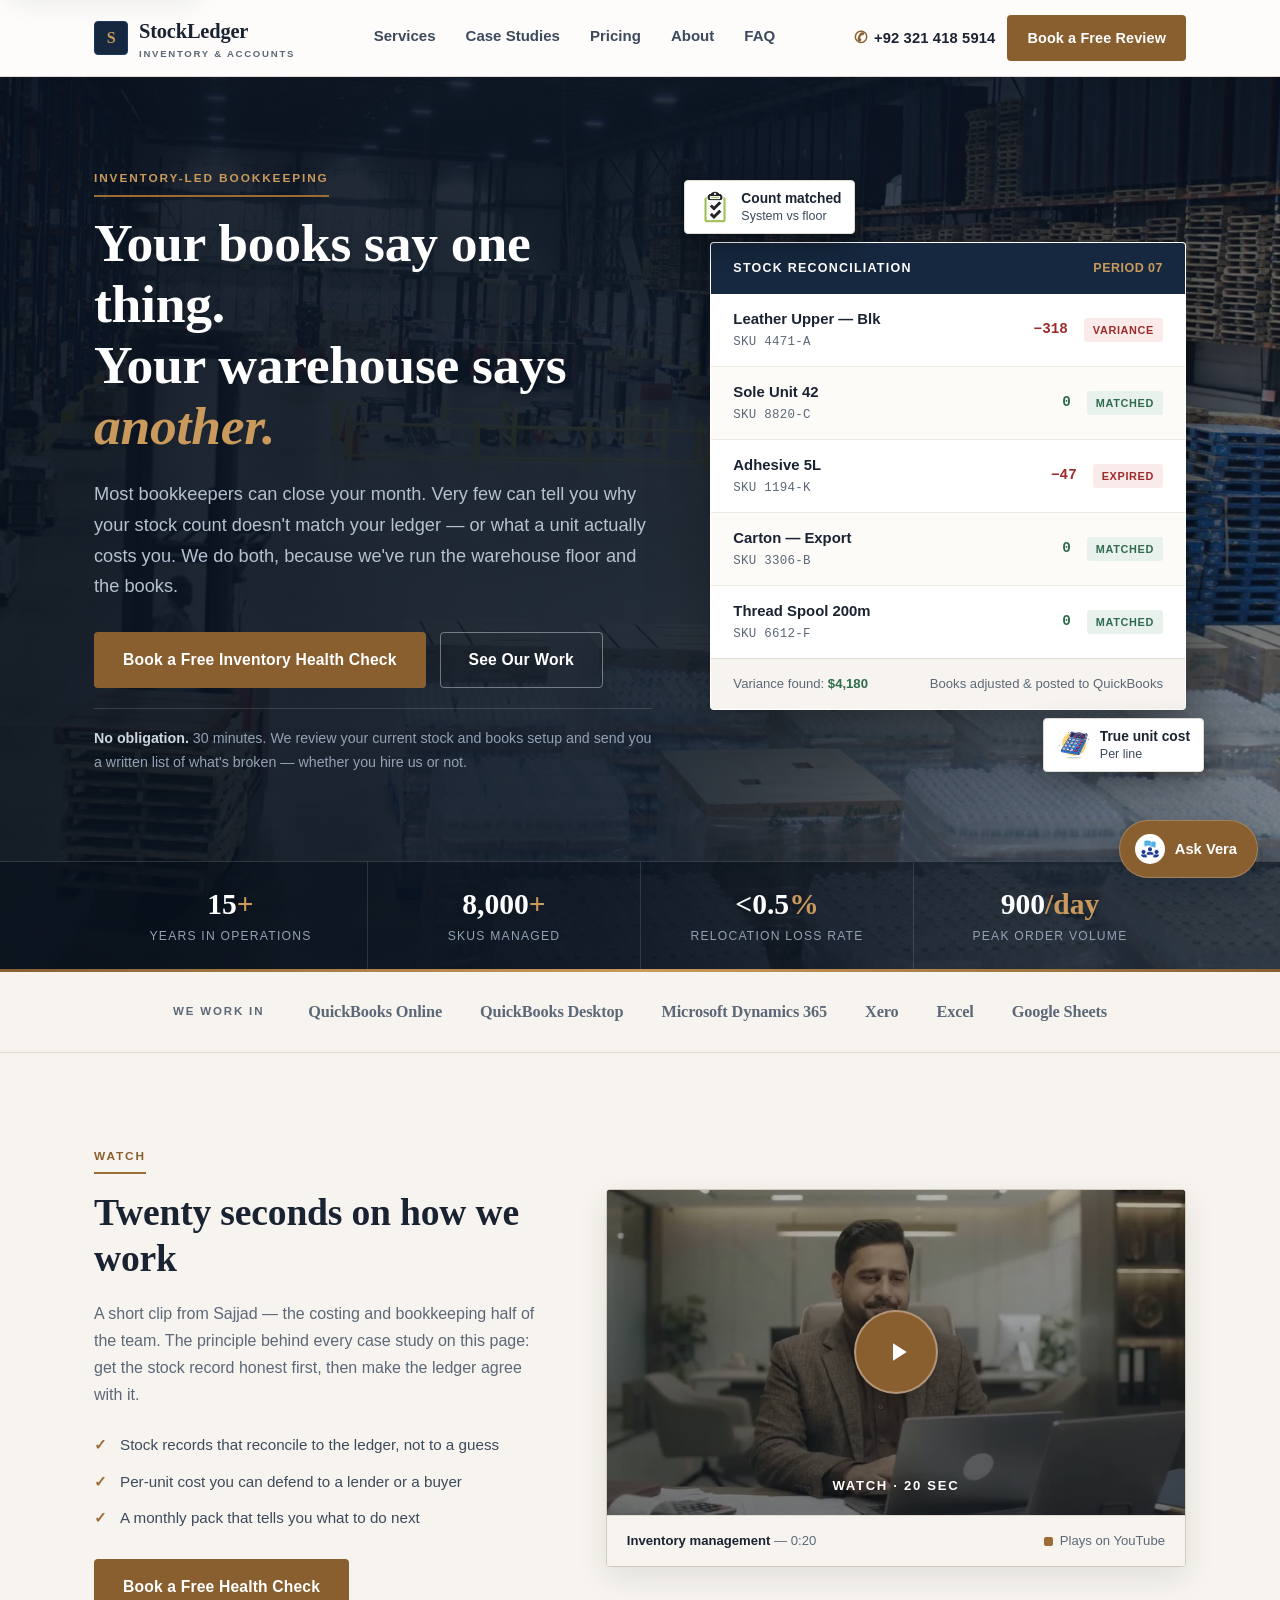
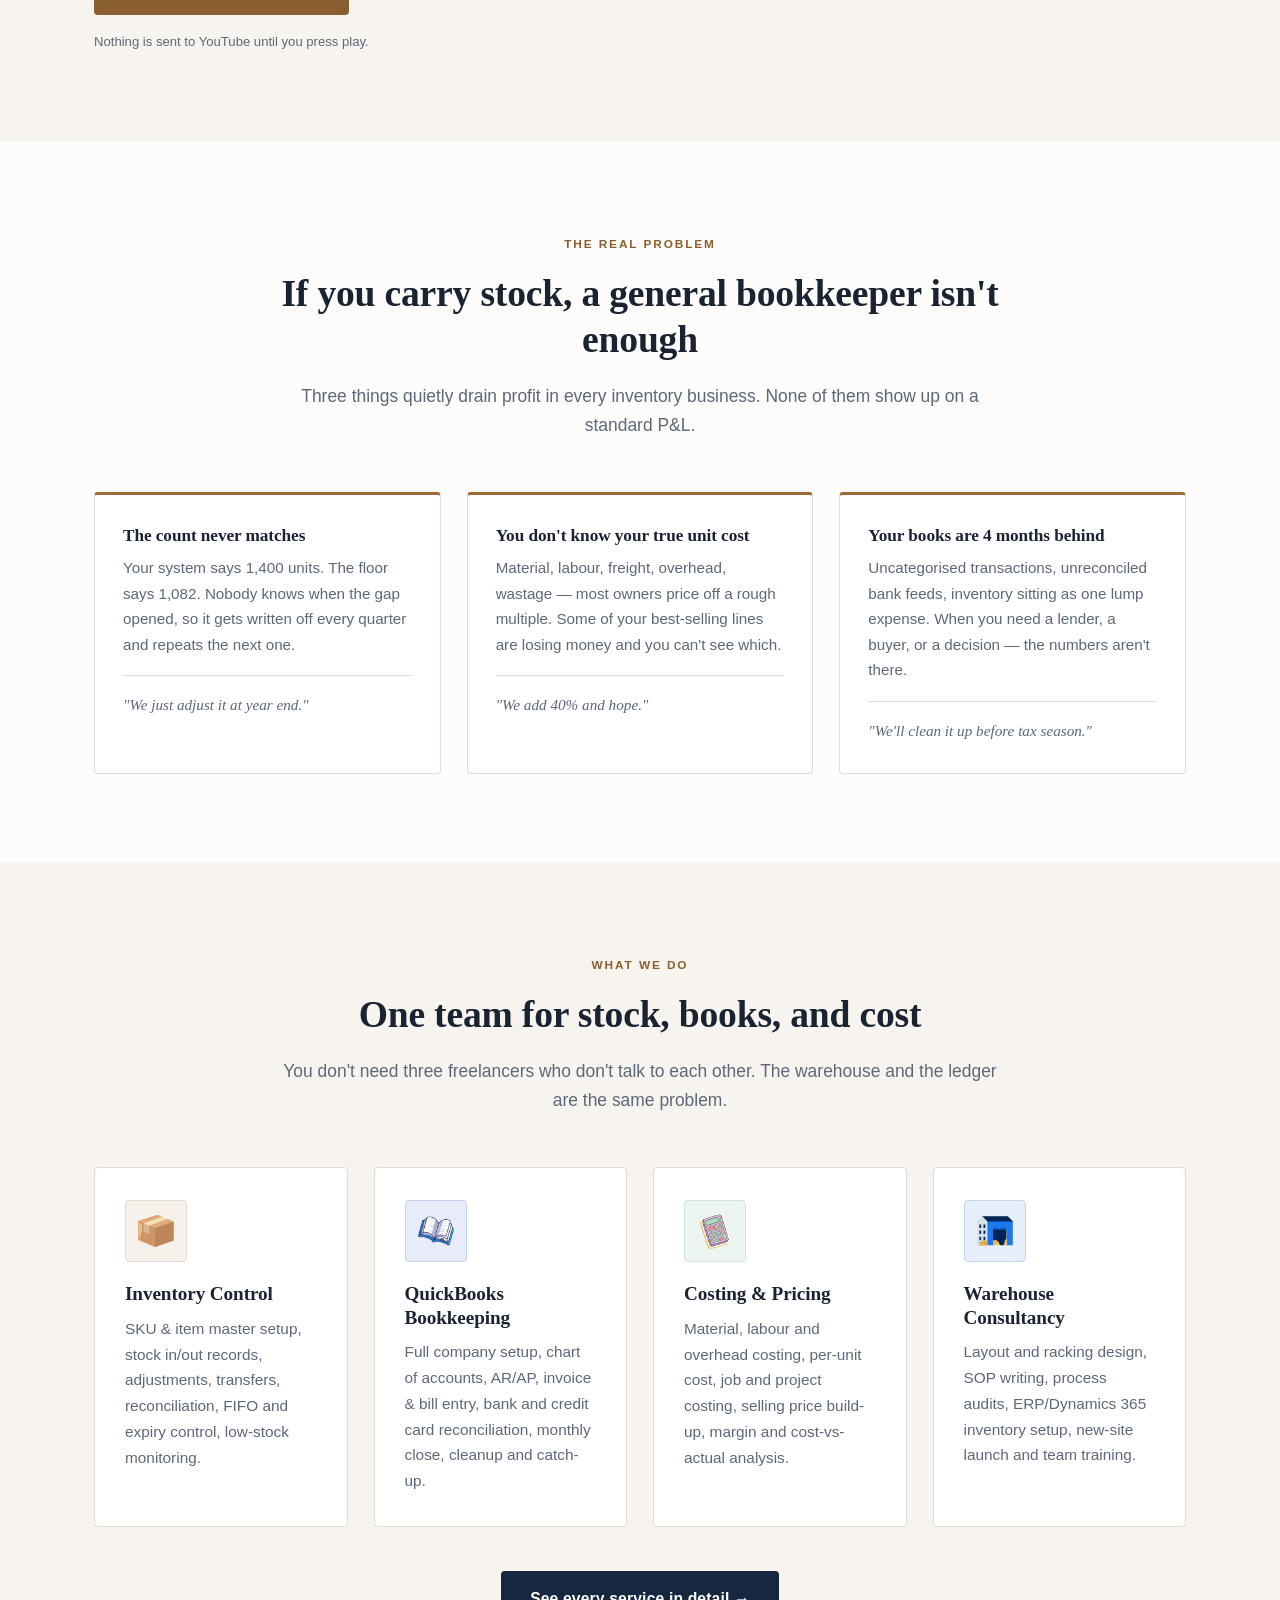
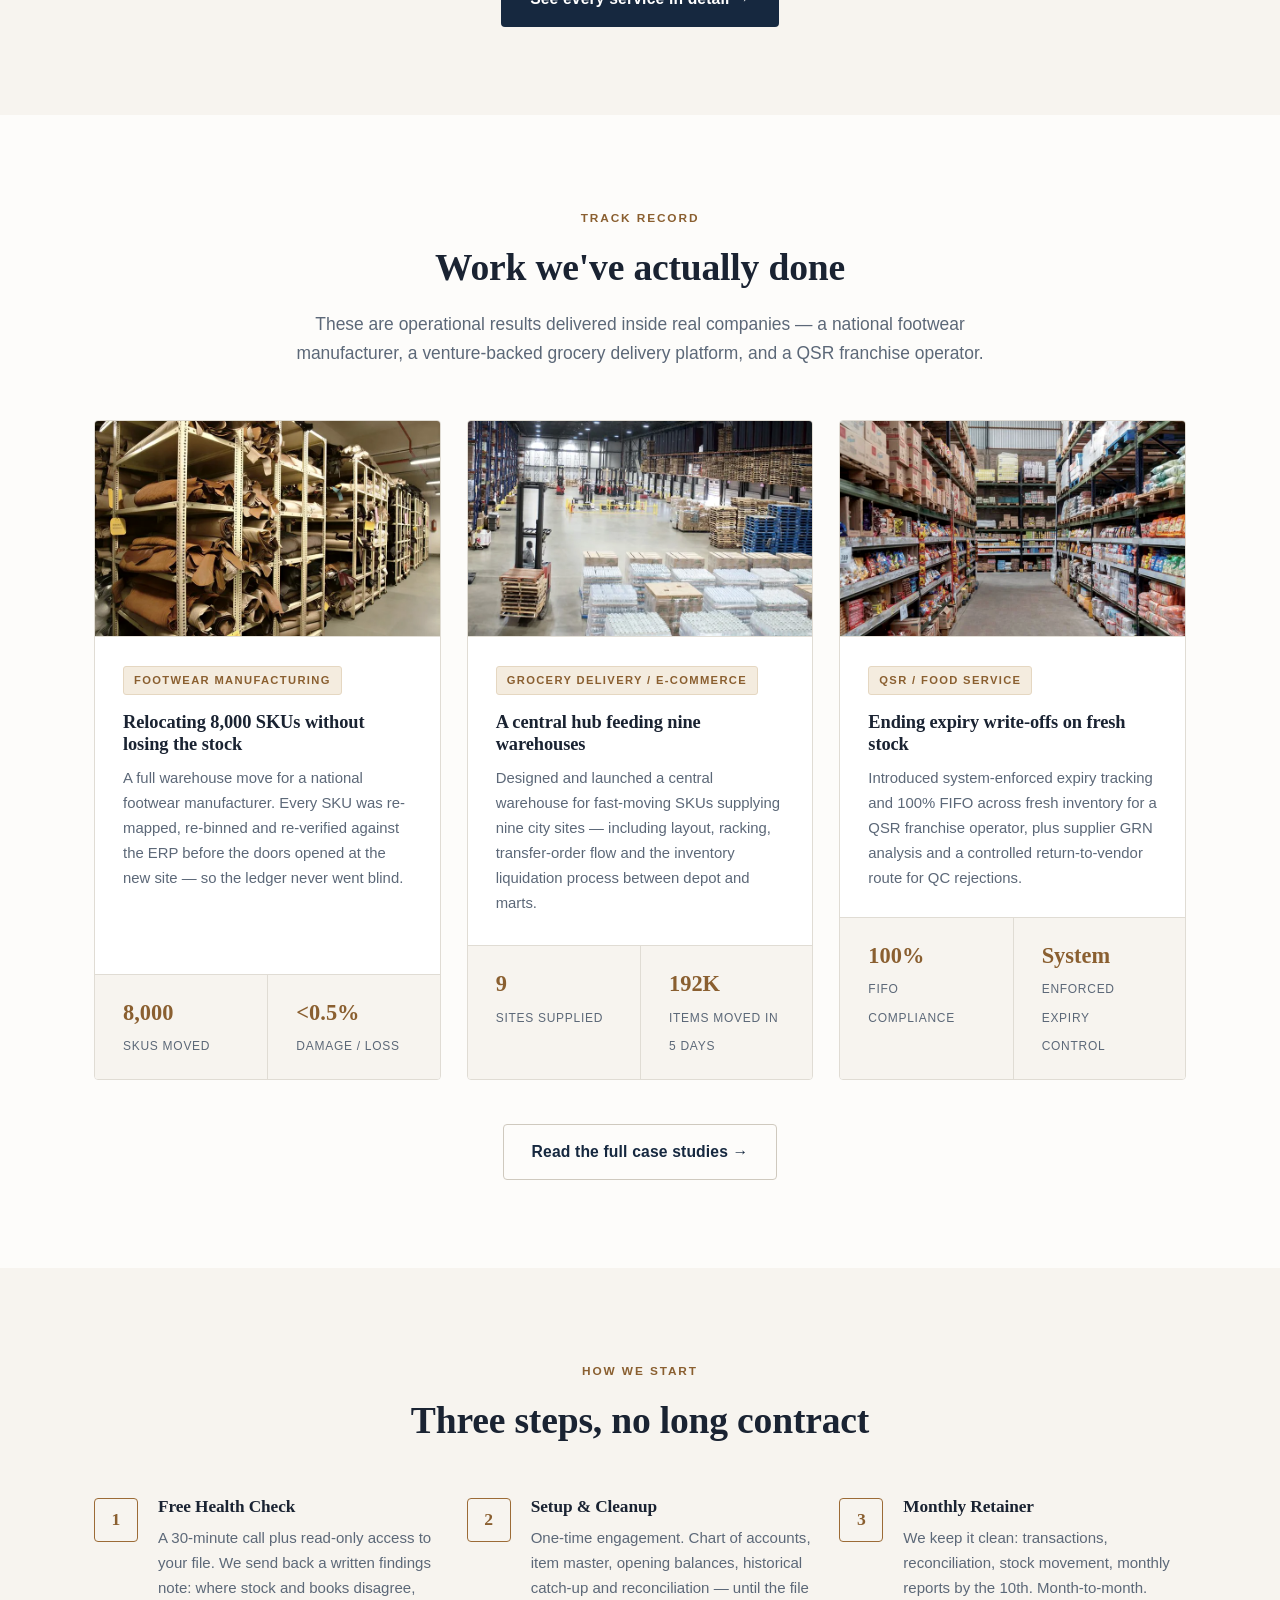
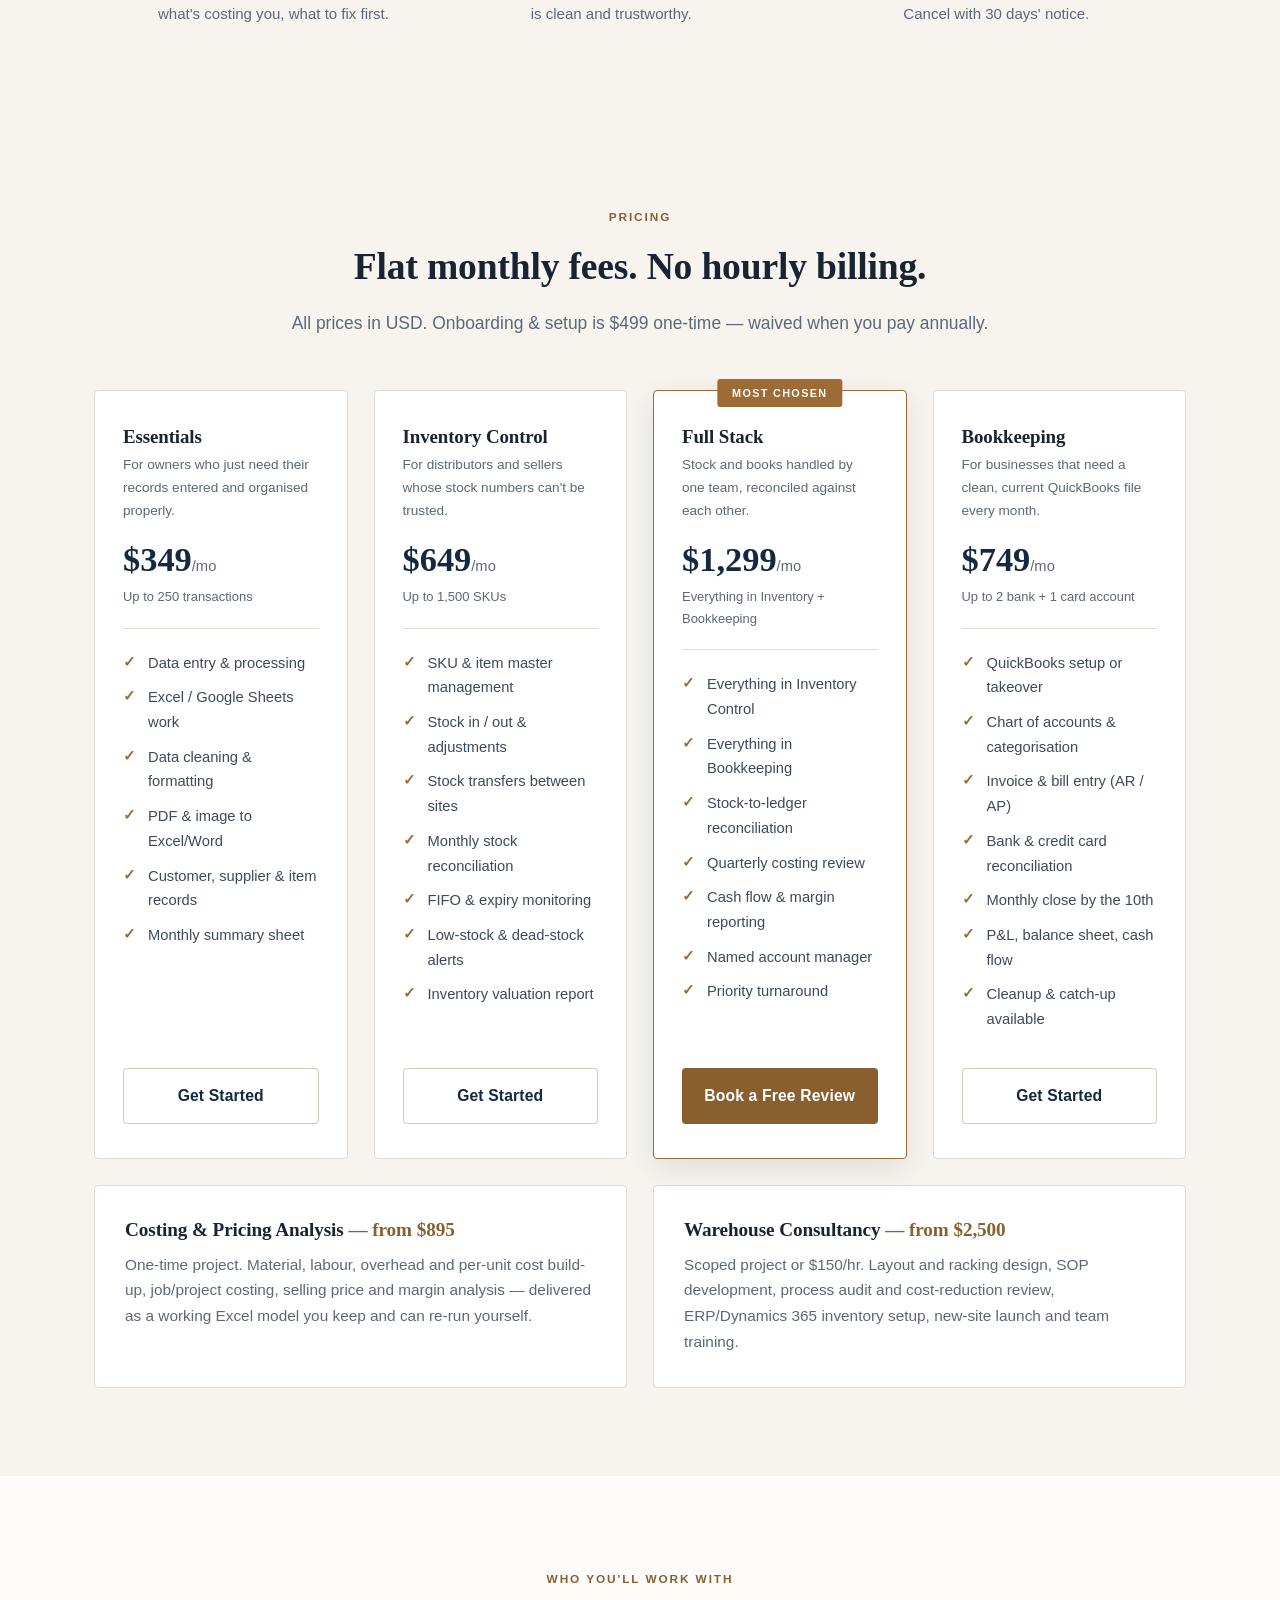
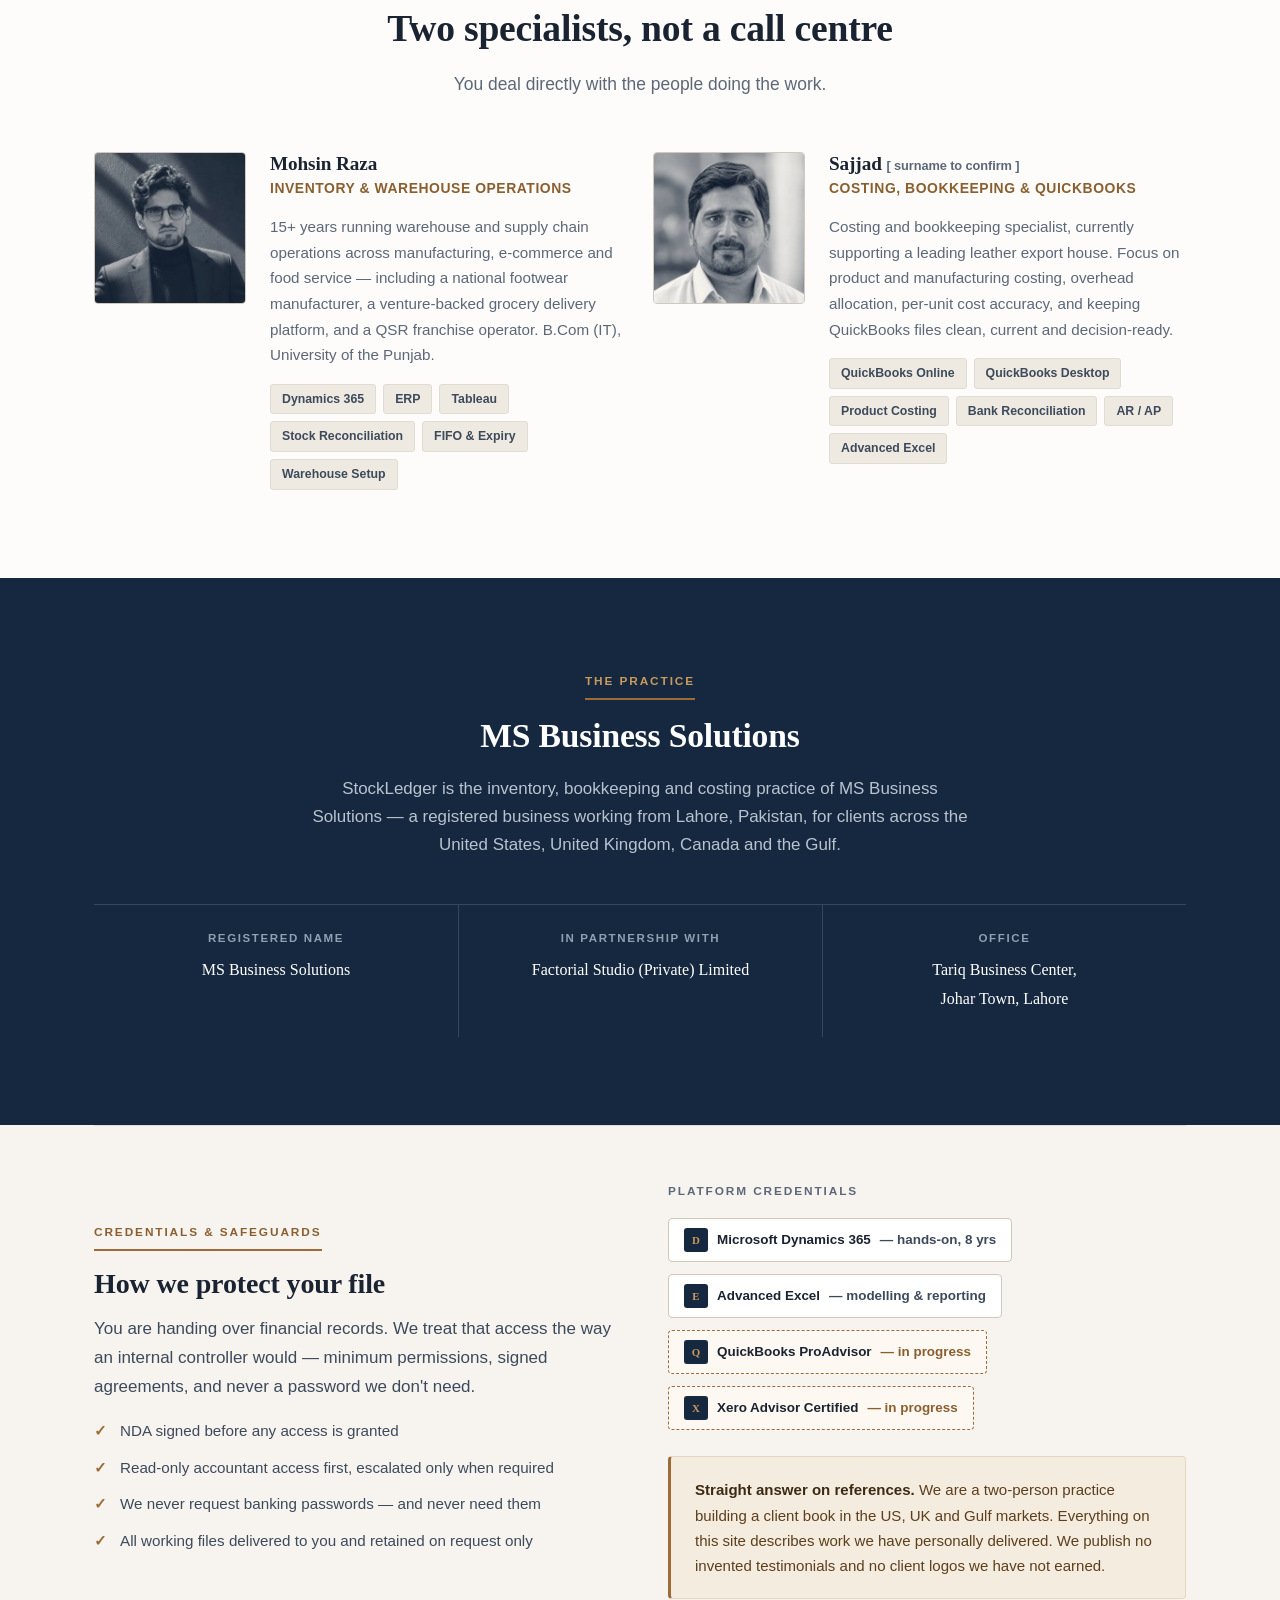
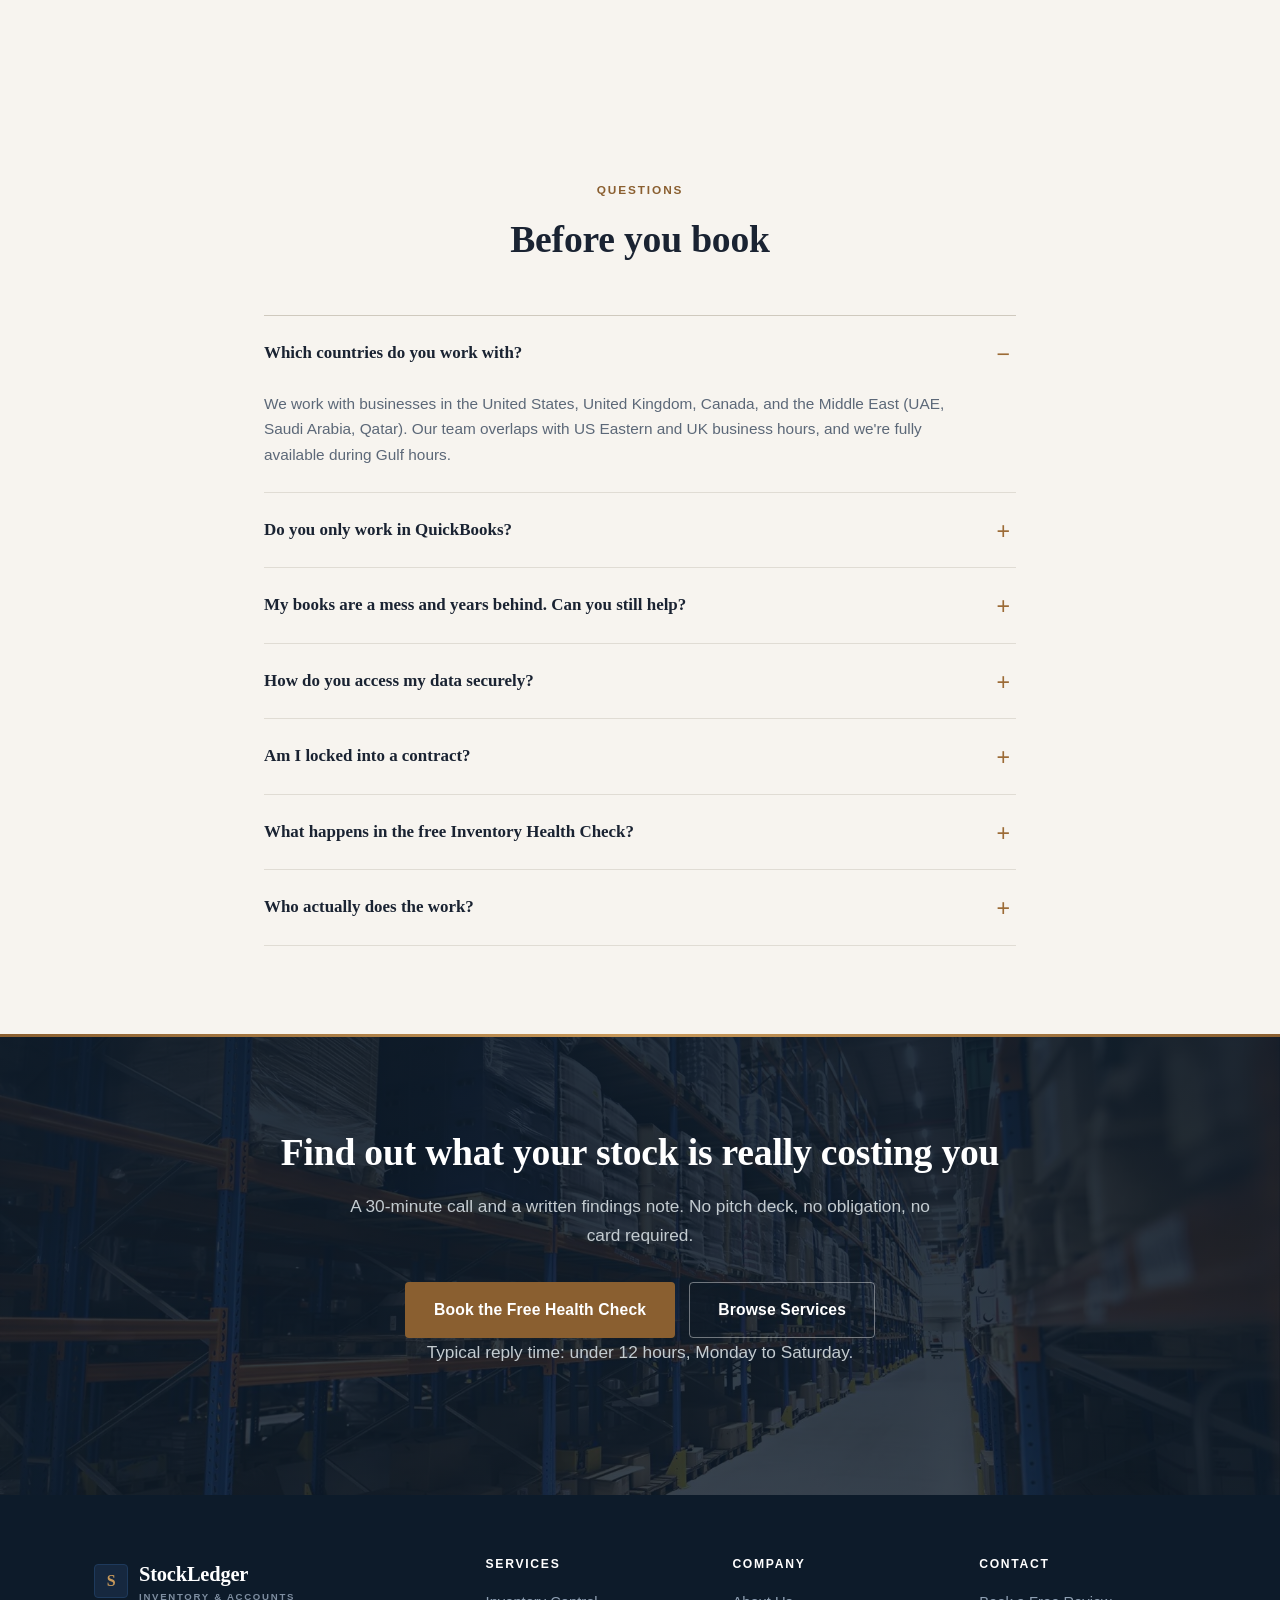
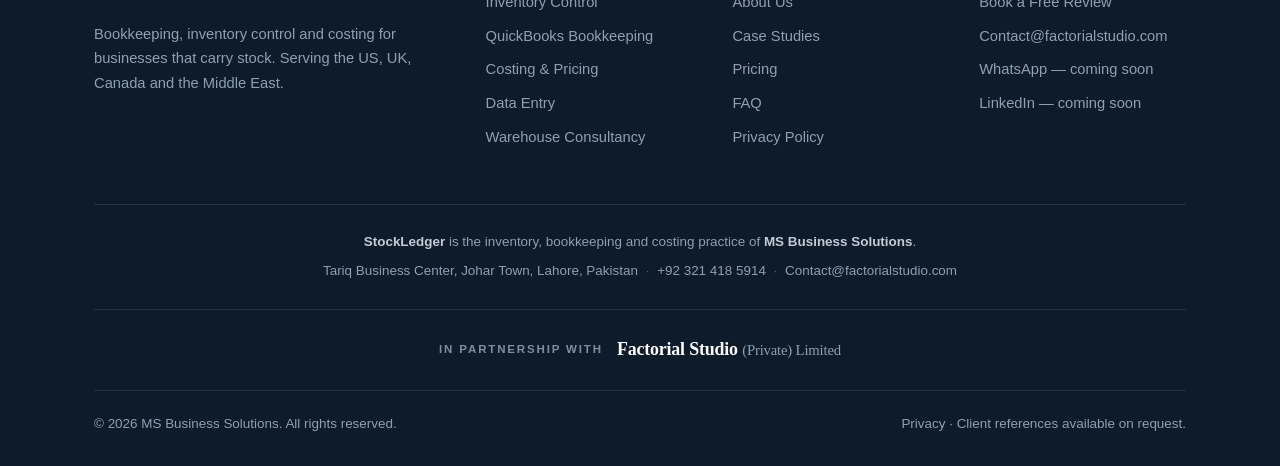
<file: index.html>
<!DOCTYPE html>
<html lang="en">
<head>
<meta charset="utf-8">
<meta name="viewport" content="width=device-width, initial-scale=1">
<title>StockLedger — Bookkeeping &amp; Inventory Control for Businesses That Carry Stock</title>
<meta name="description" content="We reconcile your warehouse to your books. QuickBooks bookkeeping, inventory control, and product costing for e-commerce sellers, distributors and small manufacturers in the US, UK and Middle East.">
<meta name="theme-color" content="#16283f">
<link rel="stylesheet" href="assets/styles.css">

<!-- LCP is the hero background, which CSS discovers late. Preload the exact file each
     viewport will use; browsers without WebP skip both and fetch the JPEG normally. -->
<link rel="preload" as="image" type="image/webp" href="assets/img/wh-hero.webp" media="(min-width: 821px)">
<link rel="preload" as="image" type="image/webp" href="assets/img/wh-hero-sm.webp" media="(max-width: 820px)">
<link rel="icon" href="data:image/svg+xml,<svg xmlns='http://www.w3.org/2000/svg' viewBox='0 0 32 32'><rect width='32' height='32' rx='4' fill='%2316283f'/><text x='16' y='23' font-family='Georgia,serif' font-size='19' font-weight='700' fill='%23c99a5b' text-anchor='middle'>S</text></svg>">

<!-- Canonical base is the live GitHub Pages URL. If a dedicated domain is bought
     later, replace it here, in sitemap.xml, robots.txt and the form's _next. -->
<link rel="canonical" href="https://factorialstudio.com/commerce-services/">

<!-- Social share card -->
<meta property="og:site_name" content="StockLedger">
<meta property="og:type" content="website">
<meta property="og:locale" content="en_US">
<meta property="og:url" content="https://factorialstudio.com/commerce-services/">
<meta property="og:title" content="StockLedger - Bookkeeping for Businesses That Carry Stock">
<meta property="og:description" content="Your books say one thing. Your warehouse says another. We fix the gap.">
<meta property="og:image" content="https://factorialstudio.com/commerce-services/assets/img/og-cover.jpg">
<meta property="og:image:width" content="1200">
<meta property="og:image:height" content="630">
<meta property="og:image:alt" content="StockLedger - bookkeeping, inventory control and costing for businesses that carry stock.">
<meta name="twitter:card" content="summary_large_image">
<meta name="twitter:title" content="StockLedger - Bookkeeping for Businesses That Carry Stock">
<meta name="twitter:description" content="Your books say one thing. Your warehouse says another. We fix the gap.">
<meta name="twitter:image" content="https://factorialstudio.com/commerce-services/assets/img/og-cover.jpg">


<!-- Structured data. legalName is the FBR-registered entity; the visible brand
     stays StockLedger. Keep telephone in E.164 so it dials from every target market. -->
<script type="application/ld+json">
{
  "@context": "https://schema.org",
  "@graph": [
    {
      "@type": "WebSite",
      "@id": "https://factorialstudio.com/commerce-services/#website",
      "url": "https://factorialstudio.com/commerce-services/",
      "name": "StockLedger",
      "publisher": {
        "@id": "https://factorialstudio.com/commerce-services/#org"
      },
      "inLanguage": "en"
    },
    {
      "@type": "ProfessionalService",
      "@id": "https://factorialstudio.com/commerce-services/#org",
      "name": "StockLedger",
      "url": "https://factorialstudio.com/commerce-services/",
      "description": "Bookkeeping, inventory control and product costing for businesses that carry stock.",
      "image": "https://factorialstudio.com/commerce-services/assets/img/og-cover.jpg",
      "logo": "https://factorialstudio.com/commerce-services/assets/img/og-cover.jpg",
      "priceRange": "$349-$2500",
      "currenciesAccepted": "USD",
      "knowsAbout": [
        "Inventory control",
        "QuickBooks bookkeeping",
        "Product costing",
        "Warehouse consultancy",
        "Microsoft Dynamics 365",
        "FIFO and expiry control"
      ],
      "areaServed": [
        {
          "@type": "Country",
          "name": "United States"
        },
        {
          "@type": "Country",
          "name": "United Kingdom"
        },
        {
          "@type": "Country",
          "name": "Canada"
        },
        {
          "@type": "Country",
          "name": "United Arab Emirates"
        },
        {
          "@type": "Country",
          "name": "Saudi Arabia"
        },
        {
          "@type": "Country",
          "name": "Qatar"
        }
      ],
      "employee": [
        {
          "@type": "Person",
          "name": "Mohsin Raza",
          "jobTitle": "Inventory & Warehouse Operations"
        },
        {
          "@type": "Person",
          "name": "Sajjad",
          "jobTitle": "Costing, Bookkeeping & QuickBooks"
        }
      ],
      "hasOfferCatalog": {
        "@type": "OfferCatalog",
        "name": "Services",
        "itemListElement": [
          {
            "@type": "Offer",
            "itemOffered": {
              "@type": "Service",
              "name": "Data Entry & Processing",
              "description": "Data entry, cleaning and formatting, customer, supplier and item records, monthly summary reporting. Up to 250 transactions."
            },
            "price": "349",
            "priceCurrency": "USD"
          },
          {
            "@type": "Offer",
            "itemOffered": {
              "@type": "Service",
              "name": "Inventory Control",
              "description": "SKU and item master management, stock in/out, adjustments, transfers, monthly reconciliation, FIFO and expiry monitoring, inventory valuation. Up to 1,500 SKUs."
            },
            "price": "649",
            "priceCurrency": "USD"
          },
          {
            "@type": "Offer",
            "itemOffered": {
              "@type": "Service",
              "name": "QuickBooks Bookkeeping",
              "description": "QuickBooks setup or takeover, chart of accounts, AR/AP, bank and credit card reconciliation, monthly close by the 10th."
            },
            "price": "749",
            "priceCurrency": "USD"
          },
          {
            "@type": "Offer",
            "itemOffered": {
              "@type": "Service",
              "name": "Full Stack (Inventory + Bookkeeping)",
              "description": "Inventory control and bookkeeping run by one team and reconciled against each other every month."
            },
            "price": "1299",
            "priceCurrency": "USD"
          },
          {
            "@type": "Offer",
            "itemOffered": {
              "@type": "Service",
              "name": "Costing & Pricing Analysis",
              "description": "Material, labour and overhead costing, per-unit cost, job and project costing, selling price build-up and margin analysis, delivered as an Excel model."
            },
            "price": "895",
            "priceCurrency": "USD"
          },
          {
            "@type": "Offer",
            "itemOffered": {
              "@type": "Service",
              "name": "Warehouse Consultancy",
              "description": "Layout and racking design, SOP writing, process audits, Dynamics 365 inventory setup, new-site launch and team training."
            },
            "price": "2500",
            "priceCurrency": "USD"
          }
        ]
      },
      "legalName": "MS Business Solutions",
      "telephone": "+92-321-4185914",
      "email": "Contact@factorialstudio.com",
      "address": {
        "@type": "PostalAddress",
        "streetAddress": "Tariq Business Center, Johar Town",
        "addressLocality": "Lahore",
        "addressRegion": "Punjab",
        "addressCountry": "PK"
      },
      "parentOrganization": {
        "@type": "Organization",
        "name": "Factorial Studio (Private) Limited"
      }
    },
    {
      "@type": "FAQPage",
      "@id": "https://factorialstudio.com/commerce-services/#faq",
      "mainEntity": [
        {
          "@type": "Question",
          "name": "Which countries do you work with?",
          "acceptedAnswer": {
            "@type": "Answer",
            "text": "We work with businesses in the United States, United Kingdom, Canada, and the Middle East (UAE, Saudi Arabia, Qatar). Our team overlaps with US Eastern and UK business hours, and we're fully available during Gulf hours."
          }
        },
        {
          "@type": "Question",
          "name": "Do you only work in QuickBooks?",
          "acceptedAnswer": {
            "@type": "Answer",
            "text": "QuickBooks Online and Desktop are our primary platforms. We also work in Microsoft Dynamics 365, other ERP inventory modules, and Excel/Google Sheets. If you're on Xero or Zoho, tell us on the call — we'll be straight with you about whether we're the right fit."
          }
        },
        {
          "@type": "Question",
          "name": "My books are a mess and years behind. Can you still help?",
          "acceptedAnswer": {
            "@type": "Answer",
            "text": "That's a large part of what we do. Cleanup and catch-up is quoted separately from the monthly retainer, based on how many months and transactions are involved. The free health check tells you the scope before you commit to anything."
          }
        },
        {
          "@type": "Question",
          "name": "How do you access my data securely?",
          "acceptedAnswer": {
            "@type": "Answer",
            "text": "Read-only accountant access to QuickBooks first, and only as much as the work requires. We sign an NDA before any access is granted. We do not ask for your banking passwords, and we never need them."
          }
        },
        {
          "@type": "Question",
          "name": "Am I locked into a contract?",
          "acceptedAnswer": {
            "@type": "Answer",
            "text": "No. Retainers are month-to-month with 30 days' notice. Setup and project work is a fixed one-time fee agreed in writing before we start."
          }
        },
        {
          "@type": "Question",
          "name": "What happens in the free Inventory Health Check?",
          "acceptedAnswer": {
            "@type": "Answer",
            "text": "A 30-minute call, then we review whatever you can share — a stock report, a QuickBooks file, even spreadsheets. You get back a short written note listing what's inaccurate, what it's likely costing you, and the order we'd fix it in. Yours to keep, whether or not you hire us."
          }
        },
        {
          "@type": "Question",
          "name": "Who actually does the work?",
          "acceptedAnswer": {
            "@type": "Answer",
            "text": "The two people on this page. Nothing is passed to an anonymous back office. As we grow, any team member added works under the same named account lead you started with."
          }
        }
      ]
    },
    {
      "@type": "VideoObject",
      "@id": "https://factorialstudio.com/commerce-services/#video",
      "name": "Inventory management",
      "description": "A short clip from Sajjad on how StockLedger approaches inventory records and costing.",
      "thumbnailUrl": "https://factorialstudio.com/commerce-services/assets/img/video-poster.jpg",
      "uploadDate": "2026-09-04T12:37:52-07:00",
      "duration": "PT20S",
      "embedUrl": "https://www.youtube-nocookie.com/embed/bLp44LIlJfs",
      "contentUrl": "https://www.youtube.com/watch?v=bLp44LIlJfs",
      "publisher": {
        "@id": "https://factorialstudio.com/commerce-services/#org"
      }
    }
  ]
}
</script>
</head>
<body>

<a class="skip-link" href="#main">Skip to main content</a>

<!-- ============================ HEADER ============================ -->
<header class="site-head">
  <div class="wrap nav">
    <a class="brand" href="index.html">
      <span class="brand-mark">S</span>
      <span>StockLedger<small>Inventory &amp; Accounts</small></span>
    </a>

    <nav class="nav-links" id="navLinks">
      <a href="services.html">Services</a>
      <a href="case-studies.html">Case Studies</a>
      <a href="#pricing">Pricing</a>
      <a href="about.html">About</a>
      <a href="#faq">FAQ</a>
      <a class="nav-menu-cta" href="contact.html">Book a Free Review</a>
      <a class="nav-menu-phone" href="tel:+923214185914">✆&nbsp; +92 321 418 5914</a>
    </nav>

    <div class="nav-cta">
      <a class="nav-phone" href="tel:+923214185914"><span>✆</span>+92 321 418 5914</a>
      <a class="btn btn-primary btn-sm" href="contact.html">Book a Free Review</a>
      <button class="nav-toggle" id="navToggle" aria-label="Menu" aria-expanded="false" aria-controls="navLinks">☰</button>
    </div>
  </div>
</header>

<main id="main">

<!-- ============================ HERO ============================ -->
<section class="hero hero-dark bg-wh-hero">
  <div class="wrap">
    <div class="hero-grid">

      <div>
        <span class="eyebrow">Inventory-Led Bookkeeping</span>
        <h1>Your books say one thing.<br>Your warehouse says <span class="hl">another.</span></h1>
        <p class="hero-sub">
          Most bookkeepers can close your month. Very few can tell you why your stock
          count doesn't match your ledger — or what a unit actually costs you.
          We do both, because we've run the warehouse floor and the books.
        </p>

        <div class="btn-row">
          <a class="btn btn-primary" href="contact.html">Book a Free Inventory Health Check</a>
          <a class="btn btn-ghost" href="case-studies.html">See Our Work</a>
        </div>

        <p class="hero-note">
          <strong>No obligation.</strong> 30 minutes. We review your current stock and
          books setup and send you a written list of what's broken — whether you hire us or not.
        </p>
      </div>

      <!-- Ledger reconciliation mock, with floating chips around it.
           Decorative: every claim here is stated properly elsewhere on the page,
           so the whole visual is hidden from assistive tech.
           Icons are 24x24 stroke icons (Lucide geometry) - see README to swap. -->
      <div class="hero-visual" aria-hidden="true">

        <!-- icon: clipboard-check -->
        <span class="float-chip float-chip-1">
          <picture><source srcset="assets/img/icons/clipboard-check.webp" type="image/webp"><img src="assets/img/icons/clipboard-check.png" alt="" width="34" height="34" loading="lazy" decoding="async"></picture>
          <span><b>Count matched</b>System vs floor</span>
        </span>

        <!-- icon: calculator-costing -->
        <span class="float-chip float-chip-3">
          <picture><source srcset="assets/img/icons/calculator-costing.webp" type="image/webp"><img src="assets/img/icons/calculator-costing.png" alt="" width="34" height="34" loading="lazy" decoding="async"></picture>
          <span><b>True unit cost</b>Per line</span>
        </span>

      <div class="hero-card">
        <div class="hero-card-top">
          <span>Stock Reconciliation</span>
          <span>Period 07</span>
        </div>
        <div class="hero-card-body">
          <div class="recon-row">
            <div><div class="name">Leather Upper — Blk</div><div class="sku">SKU 4471-A</div></div>
            <div class="num bad">−318</div>
            <span class="pill err">Variance</span>
          </div>
          <div class="recon-row">
            <div><div class="name">Sole Unit 42</div><div class="sku">SKU 8820-C</div></div>
            <div class="num good">0</div>
            <span class="pill fix">Matched</span>
          </div>
          <div class="recon-row">
            <div><div class="name">Adhesive 5L</div><div class="sku">SKU 1194-K</div></div>
            <div class="num bad">−47</div>
            <span class="pill err">Expired</span>
          </div>
          <div class="recon-row">
            <div><div class="name">Carton — Export</div><div class="sku">SKU 3306-B</div></div>
            <div class="num good">0</div>
            <span class="pill fix">Matched</span>
          </div>
          <div class="recon-row">
            <div><div class="name">Thread Spool 200m</div><div class="sku">SKU 6612-F</div></div>
            <div class="num good">0</div>
            <span class="pill fix">Matched</span>
          </div>
        </div>
        <div class="hero-card-foot">
          <span>Variance found: <strong>$4,180</strong></span>
          <span>Books adjusted &amp; posted to QuickBooks</span>
        </div>
      </div>
      </div>

    </div>
  </div>

  <div class="hero-stats-band">
    <div class="wrap">
      <div class="hero-stats">
        <div>
          <div class="trust-num">15<span>+</span></div>
          <div class="trust-lbl">Years in Operations</div>
        </div>
        <div>
          <div class="trust-num">8,000<span>+</span></div>
          <div class="trust-lbl">SKUs Managed</div>
        </div>
        <div>
          <div class="trust-num">&lt;0.5<span>%</span></div>
          <div class="trust-lbl">Relocation Loss Rate</div>
        </div>
        <div>
          <div class="trust-num">900<span>/day</span></div>
          <div class="trust-lbl">Peak Order Volume</div>
        </div>
      </div>
    </div>
  </div>
</section>

<!-- ============================ TOOL ROW ============================ -->
<div class="toolrow">
  <div class="wrap">
    <div class="toolrow-inner">
      <span class="toolrow-label">We work in</span>
      <span class="tool">QuickBooks Online</span>
      <span class="tool">QuickBooks Desktop</span>
      <span class="tool">Microsoft Dynamics 365</span>
      <span class="tool">Xero</span>
      <span class="tool">Excel</span>
      <span class="tool">Google Sheets</span>
    </div>
  </div>
</div>

<!-- ============================ VIDEO ============================ -->
<section class="sec-soft">
  <div class="wrap">
    <div class="video-grid">

      <div class="video-copy">
        <span class="eyebrow">Watch</span>
        <h2>Twenty seconds on how we work</h2>
        <p>
          A short clip from Sajjad &mdash; the costing and bookkeeping half of the team.
          The principle behind every case study on this page: get the stock record honest
          first, then make the ledger agree with it.
        </p>
        <ul class="video-points">
          <li>Stock records that reconcile to the ledger, not to a guess</li>
          <li>Per-unit cost you can defend to a lender or a buyer</li>
          <li>A monthly pack that tells you what to do next</li>
        </ul>
        <div class="btn-row" style="margin-top:28px;">
          <a class="btn btn-primary" href="contact.html">Book a Free Health Check</a>
        </div>
      </div>

      <!-- Click-to-play facade: the poster is a local image and no request reaches
           YouTube until the visitor presses play. Nothing autoplays on page load. -->
      <div class="video-card">
        <div class="video-frame" id="videoFrame">
          <picture>
            <source srcset="assets/img/video-poster.webp" type="image/webp">
            <img class="video-poster" src="assets/img/video-poster.jpg"
                 alt="Sajjad at a desk reviewing inventory records on a laptop"
                 width="1080" height="608" loading="lazy" decoding="async">
          </picture>
          <button type="button" class="video-play" id="videoPlay"
                  aria-label="Play the video: inventory management, 20 seconds. Loads the YouTube player.">
            <span class="video-play-ring" aria-hidden="true">
              <svg viewBox="0 0 24 24" aria-hidden="true" focusable="false"><path d="M8 5v14l11-7z"/></svg>
            </span>
            <span class="video-play-label" aria-hidden="true">Watch &middot; 20 sec</span>
          </button>
        </div>
        <div class="video-foot">
          <span><b>Inventory management</b> &mdash; 0:20</span>
          <span class="video-src">Plays on YouTube</span>
        </div>
      </div>

    </div>
    <p class="video-note">
      Nothing is sent to YouTube until you press play.
    </p>
  </div>
</section>

<!-- ============================ PROBLEM ============================ -->
<section>
  <div class="wrap">
    <div class="sec-head center">
      <span class="eyebrow">The Real Problem</span>
      <h2>If you carry stock, a general bookkeeper isn't enough</h2>
      <p>Three things quietly drain profit in every inventory business. None of them show up on a standard P&amp;L.</p>
    </div>

    <div class="grid g-3">
      <div class="prob-card">
        <h3>The count never matches</h3>
        <p>
          Your system says 1,400 units. The floor says 1,082. Nobody knows when the gap
          opened, so it gets written off every quarter and repeats the next one.
        </p>
        <p class="prob-quote">"We just adjust it at year end."</p>
      </div>

      <div class="prob-card">
        <h3>You don't know your true unit cost</h3>
        <p>
          Material, labour, freight, overhead, wastage — most owners price off a rough
          multiple. Some of your best-selling lines are losing money and you can't see which.
        </p>
        <p class="prob-quote">"We add 40% and hope."</p>
      </div>

      <div class="prob-card">
        <h3>Your books are 4 months behind</h3>
        <p>
          Uncategorised transactions, unreconciled bank feeds, inventory sitting as one
          lump expense. When you need a lender, a buyer, or a decision — the numbers aren't there.
        </p>
        <p class="prob-quote">"We'll clean it up before tax season."</p>
      </div>
    </div>
  </div>
</section>

<!-- ============================ SERVICES ============================ -->
<section class="sec-soft">
  <div class="wrap">
    <div class="sec-head center">
      <span class="eyebrow">What We Do</span>
      <h2>One team for stock, books, and cost</h2>
      <p>You don't need three freelancers who don't talk to each other. The warehouse and the ledger are the same problem.</p>
    </div>

    <div class="grid g-4">
      <div class="card">
        <!-- icon: package -->
        <div class="card-icon icon-package"><picture><source srcset="assets/img/icons/package.webp" type="image/webp"><img src="assets/img/icons/package.png" alt="" width="40" height="40" loading="lazy" decoding="async"></picture></div>
        <h3>Inventory Control</h3>
        <p>SKU &amp; item master setup, stock in/out records, adjustments, transfers, reconciliation, FIFO and expiry control, low-stock monitoring.</p>
      </div>
      <div class="card">
        <!-- icon: book-open -->
        <div class="card-icon icon-book-open"><picture><source srcset="assets/img/icons/book-open.webp" type="image/webp"><img src="assets/img/icons/book-open.png" alt="" width="40" height="40" loading="lazy" decoding="async"></picture></div>
        <h3>QuickBooks Bookkeeping</h3>
        <p>Full company setup, chart of accounts, AR/AP, invoice &amp; bill entry, bank and credit card reconciliation, monthly close, cleanup and catch-up.</p>
      </div>
      <div class="card">
        <!-- icon: calculator -->
        <div class="card-icon icon-calculator"><picture><source srcset="assets/img/icons/calculator.webp" type="image/webp"><img src="assets/img/icons/calculator.png" alt="" width="40" height="40" loading="lazy" decoding="async"></picture></div>
        <h3>Costing &amp; Pricing</h3>
        <p>Material, labour and overhead costing, per-unit cost, job and project costing, selling price build-up, margin and cost-vs-actual analysis.</p>
      </div>
      <div class="card">
        <!-- icon: warehouse -->
        <div class="card-icon icon-warehouse"><picture><source srcset="assets/img/icons/warehouse.webp" type="image/webp"><img src="assets/img/icons/warehouse.png" alt="" width="40" height="40" loading="lazy" decoding="async"></picture></div>
        <h3>Warehouse Consultancy</h3>
        <p>Layout and racking design, SOP writing, process audits, ERP/Dynamics&nbsp;365 inventory setup, new-site launch and team training.</p>
      </div>
    </div>

    <div class="btn-row" style="justify-content:center; margin-top:44px;">
      <a class="btn btn-navy" href="services.html">See every service in detail →</a>
    </div>
  </div>
</section>

<!-- ============================ CASE STUDIES ============================ -->
<section>
  <div class="wrap">
    <div class="sec-head center">
      <span class="eyebrow">Track Record</span>
      <h2>Work we've actually done</h2>
      <p>These are operational results delivered inside real companies — a national footwear manufacturer, a venture-backed grocery delivery platform, and a QSR franchise operator.</p>
    </div>

    <div class="grid g-3">

      <article class="case">
        <picture><source srcset="assets/img/wh-leather-card.webp" type="image/webp"><img class="case-img" src="assets/img/wh-leather-card.jpg" alt="Leather hides and rolls stored on labelled warehouse racking" loading="lazy" decoding="async" width="780" height="488"></picture>
        <div class="case-top">
          <span class="case-tag">Footwear Manufacturing</span>
          <h3>Relocating 8,000 SKUs without losing the stock</h3>
        </div>
        <div class="case-body">
          <p>
            A full warehouse move for a national footwear manufacturer. Every SKU was
            re-mapped, re-binned and re-verified against the ERP before the doors opened
            at the new site — so the ledger never went blind.
          </p>
        </div>
        <div class="case-metrics">
          <div class="case-metric"><b>8,000</b><span>SKUs moved</span></div>
          <div class="case-metric"><b>&lt;0.5%</b><span>Damage / loss</span></div>
        </div>
      </article>

      <article class="case">
        <picture><source srcset="assets/img/wh-dc-card.webp" type="image/webp"><img class="case-img" src="assets/img/wh-dc-card.jpg" alt="Distribution centre floor with pallet racking and forklift operations" loading="lazy" decoding="async" width="780" height="488"></picture>
        <div class="case-top">
          <span class="case-tag">Grocery Delivery / E-commerce</span>
          <h3>A central hub feeding nine warehouses</h3>
        </div>
        <div class="case-body">
          <p>
            Designed and launched a central warehouse for fast-moving SKUs supplying nine
            city sites — including layout, racking, transfer-order flow and the inventory
            liquidation process between depot and marts.
          </p>
        </div>
        <div class="case-metrics">
          <div class="case-metric"><b>9</b><span>Sites supplied</span></div>
          <div class="case-metric"><b>192K</b><span>Items moved in 5 days</span></div>
        </div>
      </article>

      <article class="case">
        <picture><source srcset="assets/img/wh-grocery-card.webp" type="image/webp"><img class="case-img" src="assets/img/wh-grocery-card.jpg" alt="Stocked food and FMCG warehouse aisle with shelved inventory" loading="lazy" decoding="async" width="780" height="488"></picture>
        <div class="case-top">
          <span class="case-tag">QSR / Food Service</span>
          <h3>Ending expiry write-offs on fresh stock</h3>
        </div>
        <div class="case-body">
          <p>
            Introduced system-enforced expiry tracking and 100% FIFO across fresh
            inventory for a QSR franchise operator, plus supplier GRN analysis and a
            controlled return-to-vendor route for QC rejections.
          </p>
        </div>
        <div class="case-metrics">
          <div class="case-metric"><b>100%</b><span>FIFO compliance</span></div>
          <div class="case-metric"><b>System</b><span>Enforced expiry control</span></div>
        </div>
      </article>

    </div>

    <div class="btn-row" style="justify-content:center; margin-top:44px;">
      <a class="btn btn-ghost" href="case-studies.html">Read the full case studies →</a>
    </div>
  </div>
</section>

<!-- ============================ HOW IT WORKS ============================ -->
<section class="sec-soft">
  <div class="wrap">
    <div class="sec-head center">
      <span class="eyebrow">How We Start</span>
      <h2>Three steps, no long contract</h2>
    </div>

    <div class="grid g-3">
      <div class="step">
        <div class="step-n">1</div>
        <h3>Free Health Check</h3>
        <p>
          A 30-minute call plus read-only access to your file. We send back a written
          findings note: where stock and books disagree, what's costing you, what to fix first.
        </p>
      </div>
      <div class="step">
        <div class="step-n">2</div>
        <h3>Setup &amp; Cleanup</h3>
        <p>
          One-time engagement. Chart of accounts, item master, opening balances,
          historical catch-up and reconciliation — until the file is clean and trustworthy.
        </p>
      </div>
      <div class="step">
        <div class="step-n">3</div>
        <h3>Monthly Retainer</h3>
        <p>
          We keep it clean: transactions, reconciliation, stock movement, monthly reports
          by the 10th. Month-to-month. Cancel with 30 days' notice.
        </p>
      </div>
    </div>
  </div>
</section>

<!-- ============================ TESTIMONIALS ============================ -->
<!-- HIDDEN UNTIL REAL QUOTES ARRIVE.
     Three placeholder testimonials lived here. They were removed from the rendered page
     rather than shipped as "[ REVIEW #1 ]" boxes: the site's own policy is that it
     publishes no invented testimonials, and the Credentials note below already explains
     the reference position honestly.
     TO RESTORE: delete this comment wrapper, paste the real quote, name, title and
     company into each figure, and remove class="needs-content" from all three.
<!&#45;&#45; ============================ TESTIMONIALS ============================ &#45;&#45;>
<section>
  <div class="wrap">
    <div class="sec-head center">
      <span class="eyebrow">References</span>
      <h2>What people we've worked with say</h2>
      <p>Verified references from managers and directors we reported to directly. Full names and titles on request.</p>
    </div>

    <div class="grid g-3">

      <!&#45;&#45; TODO: the metrics below are real. Replace only the quote text, name, title and company. &#45;&#45;>
      <figure class="quote needs-content" style="margin:0;">
        <div class="quote-mark">“</div>
        <p>[ REVIEW #1 — awaiting the real quote. Ask for 2–3 sentences on: accuracy of stock control, reliability under deadline, and one specific result. ]</p>
        <div class="quote-metrics">
          <div class="quote-metric"><b>8,000</b><span>SKUs relocated</span></div>
          <div class="quote-metric"><b>&lt;0.5%</b><span>Damage &amp; loss</span></div>
        </div>
        <figcaption class="quote-by">
          <span class="avatar">?</span>
          <span><b>[ Full Name ]</b><span>[ Title ] · [ Company ]</span></span>
        </figcaption>
      </figure>

      <figure class="quote needs-content" style="margin:0;">
        <div class="quote-mark">“</div>
        <p>[ REVIEW #2 — awaiting the real quote. Ask for 2–3 sentences on: warehouse relocation / setup work, and how the team was managed. ]</p>
        <div class="quote-metrics">
          <div class="quote-metric"><b>9</b><span>Sites supplied</span></div>
          <div class="quote-metric"><b>192K</b><span>Items in 5 days</span></div>
        </div>
        <figcaption class="quote-by">
          <span class="avatar">?</span>
          <span><b>[ Full Name ]</b><span>[ Title ] · [ Company ]</span></span>
        </figcaption>
      </figure>

      <figure class="quote needs-content" style="margin:0;">
        <div class="quote-mark">“</div>
        <p>[ REVIEW #3 — awaiting the real quote from the costing / QuickBooks side. Ask for 2–3 sentences on: costing accuracy and reporting quality. ]</p>
        <div class="quote-metrics">
          <div class="quote-metric"><b>100%</b><span>Pick accuracy</span></div>
          <div class="quote-metric"><b>900</b><span>Orders per day</span></div>
        </div>
        <figcaption class="quote-by">
          <span class="avatar">?</span>
          <span><b>[ Full Name ]</b><span>[ Title ] · [ Company ]</span></span>
        </figcaption>
      </figure>

    </div>
  </div>
</section>

-->

<!-- ============================ PRICING ============================ -->
<section class="sec-soft" id="pricing">
  <div class="wrap">
    <div class="sec-head center">
      <span class="eyebrow">Pricing</span>
      <h2>Flat monthly fees. No hourly billing.</h2>
      <p>All prices in USD. Onboarding &amp; setup is $499 one-time — waived when you pay annually.</p>
    </div>

    <div class="grid g-4">

      <div class="plan">
        <h3>Essentials</h3>
        <p class="plan-for">For owners who just need their records entered and organised properly.</p>
        <div class="price">$349<small>/mo</small></div>
        <p class="price-note">Up to 250 transactions</p>
        <ul>
          <li>Data entry &amp; processing</li>
          <li>Excel / Google Sheets work</li>
          <li>Data cleaning &amp; formatting</li>
          <li>PDF &amp; image to Excel/Word</li>
          <li>Customer, supplier &amp; item records</li>
          <li>Monthly summary sheet</li>
        </ul>
        <a class="btn btn-ghost" href="contact.html">Get Started</a>
      </div>

      <div class="plan">
        <h3>Inventory Control</h3>
        <p class="plan-for">For distributors and sellers whose stock numbers can't be trusted.</p>
        <div class="price">$649<small>/mo</small></div>
        <p class="price-note">Up to 1,500 SKUs</p>
        <ul>
          <li>SKU &amp; item master management</li>
          <li>Stock in / out &amp; adjustments</li>
          <li>Stock transfers between sites</li>
          <li>Monthly stock reconciliation</li>
          <li>FIFO &amp; expiry monitoring</li>
          <li>Low-stock &amp; dead-stock alerts</li>
          <li>Inventory valuation report</li>
        </ul>
        <a class="btn btn-ghost" href="contact.html">Get Started</a>
      </div>

      <div class="plan featured">
        <span class="plan-tag">Most Chosen</span>
        <h3>Full Stack</h3>
        <p class="plan-for">Stock and books handled by one team, reconciled against each other.</p>
        <div class="price">$1,299<small>/mo</small></div>
        <p class="price-note">Everything in Inventory + Bookkeeping</p>
        <ul>
          <li>Everything in Inventory Control</li>
          <li>Everything in Bookkeeping</li>
          <li>Stock-to-ledger reconciliation</li>
          <li>Quarterly costing review</li>
          <li>Cash flow &amp; margin reporting</li>
          <li>Named account manager</li>
          <li>Priority turnaround</li>
        </ul>
        <a class="btn btn-primary" href="contact.html">Book a Free Review</a>
      </div>

      <div class="plan">
        <h3>Bookkeeping</h3>
        <p class="plan-for">For businesses that need a clean, current QuickBooks file every month.</p>
        <div class="price">$749<small>/mo</small></div>
        <p class="price-note">Up to 2 bank + 1 card account</p>
        <ul>
          <li>QuickBooks setup or takeover</li>
          <li>Chart of accounts &amp; categorisation</li>
          <li>Invoice &amp; bill entry (AR / AP)</li>
          <li>Bank &amp; credit card reconciliation</li>
          <li>Monthly close by the 10th</li>
          <li>P&amp;L, balance sheet, cash flow</li>
          <li>Cleanup &amp; catch-up available</li>
        </ul>
        <a class="btn btn-ghost" href="contact.html">Get Started</a>
      </div>

    </div>

    <!-- Project services -->
    <div class="grid g-2" style="margin-top:26px;">
      <div class="card">
        <h3>Costing &amp; Pricing Analysis <span style="font-family:var(--serif);color:var(--bronze-dark)">— from $895</span></h3>
        <p>
          One-time project. Material, labour, overhead and per-unit cost build-up,
          job/project costing, selling price and margin analysis — delivered as a working
          Excel model you keep and can re-run yourself.
        </p>
      </div>
      <div class="card">
        <h3>Warehouse Consultancy <span style="font-family:var(--serif);color:var(--bronze-dark)">— from $2,500</span></h3>
        <p>
          Scoped project or $150/hr. Layout and racking design, SOP development, process
          audit and cost-reduction review, ERP/Dynamics 365 inventory setup, new-site
          launch and team training.
        </p>
      </div>
    </div>
  </div>
</section>

<!-- ============================ TEAM ============================ -->
<section>
  <div class="wrap">
    <div class="sec-head center">
      <span class="eyebrow">Who You'll Work With</span>
      <h2>Two specialists, not a call centre</h2>
      <p>You deal directly with the people doing the work.</p>
    </div>

    <div class="grid g-2">

      <div class="person">
        <picture><source srcset="assets/img/mohsin-face.webp" type="image/webp"><img class="person-photo" src="assets/img/mohsin-face.jpg" alt="Mohsin Raza" loading="lazy" decoding="async" width="640" height="640"></picture>
        <div>
          <h3>Mohsin Raza</h3>
          <div class="person-role">Inventory &amp; Warehouse Operations</div>
          <p>
            15+ years running warehouse and supply chain operations across manufacturing,
            e-commerce and food service — including a national footwear manufacturer, a
            venture-backed grocery delivery platform, and a QSR franchise operator.
            B.Com (IT), University of the Punjab.
          </p>
          <div class="tags">
            <span class="tag">Dynamics 365</span>
            <span class="tag">ERP</span>
            <span class="tag">Tableau</span>
            <span class="tag">Stock Reconciliation</span>
            <span class="tag">FIFO &amp; Expiry</span>
            <span class="tag">Warehouse Setup</span>
          </div>
        </div>
      </div>

      <div class="person">
        <picture><source srcset="assets/img/sajjad-face.webp" type="image/webp"><img class="person-photo" src="assets/img/sajjad-face.jpg" alt="Sajjad" loading="lazy" decoding="async" width="640" height="640"></picture>
        <div>
          <h3>Sajjad <span style="font-size:.8rem;color:var(--ink-3);font-family:var(--sans)">[ surname to confirm ]</span></h3>
          <div class="person-role">Costing, Bookkeeping &amp; QuickBooks</div>
          <p>
            Costing and bookkeeping specialist, currently supporting a leading leather
            export house. Focus on product and manufacturing costing, overhead allocation,
            per-unit cost accuracy, and keeping QuickBooks files clean, current and
            decision-ready.
          </p>
          <div class="tags">
            <span class="tag">QuickBooks Online</span>
            <span class="tag">QuickBooks Desktop</span>
            <span class="tag">Product Costing</span>
            <span class="tag">Bank Reconciliation</span>
            <span class="tag">AR / AP</span>
            <span class="tag">Advanced Excel</span>
          </div>
        </div>
      </div>

    </div>
  </div>
</section>

<!-- ============================ THE FIRM ============================ -->
<section class="firm-band">
  <div class="wrap">
    <span class="eyebrow">The Practice</span>
    <h2>MS Business Solutions</h2>
    <p class="firm-lead">
      StockLedger is the inventory, bookkeeping and costing practice of MS Business
      Solutions &mdash; a registered business working from Lahore, Pakistan, for clients
      across the United States, United Kingdom, Canada and the Gulf.
    </p>

    <div class="firm-meta">
      <div>
        <b>Registered name</b>
        <span>MS Business Solutions</span>
      </div>
      <div>
        <b>In partnership with</b>
        <span>Factorial Studio (Private) Limited</span>
      </div>
      <div>
        <b>Office</b>
        <span>Tariq Business Center,<br>Johar Town, Lahore</span>
      </div>
    </div>
  </div>
</section>

<!-- ============================ CREDENTIALS ============================ -->
<section class="sec-soft" style="padding-top:0;">
  <div class="wrap">
    <hr class="divider" style="margin-bottom:56px;">
    <div class="split">
      <div>
        <span class="eyebrow">Credentials &amp; Safeguards</span>
        <h2 style="font-size:1.75rem;">How we protect your file</h2>
        <p>
          You are handing over financial records. We treat that access the way an
          internal controller would — minimum permissions, signed agreements, and
          never a password we don't need.
        </p>
        <ul style="list-style:none; padding:0; margin:0;">
          <li style="position:relative; padding-left:26px; margin-bottom:11px; font-size:.95rem;">
            <span style="position:absolute;left:0;color:var(--bronze);font-weight:800;">✓</span>
            NDA signed before any access is granted
          </li>
          <li style="position:relative; padding-left:26px; margin-bottom:11px; font-size:.95rem;">
            <span style="position:absolute;left:0;color:var(--bronze);font-weight:800;">✓</span>
            Read-only accountant access first, escalated only when required
          </li>
          <li style="position:relative; padding-left:26px; margin-bottom:11px; font-size:.95rem;">
            <span style="position:absolute;left:0;color:var(--bronze);font-weight:800;">✓</span>
            We never request banking passwords — and never need them
          </li>
          <li style="position:relative; padding-left:26px; margin-bottom:11px; font-size:.95rem;">
            <span style="position:absolute;left:0;color:var(--bronze);font-weight:800;">✓</span>
            All working files delivered to you and retained on request only
          </li>
        </ul>
      </div>

      <div>
        <p style="font-size:.74rem;font-weight:700;letter-spacing:.16em;text-transform:uppercase;color:var(--ink-3);margin-bottom:16px;">
          Platform Credentials
        </p>
        <!-- TODO: remove class="pending" from each badge once the certification is actually earned -->
        <div class="badge-row">
          <span class="badge"><span class="badge-mark">D</span><b>Microsoft Dynamics 365</b> — hands-on, 8 yrs</span>
          <span class="badge"><span class="badge-mark">E</span><b>Advanced Excel</b> — modelling &amp; reporting</span>
          <span class="badge pending"><span class="badge-mark">Q</span><b>QuickBooks ProAdvisor</b> — in progress</span>
          <span class="badge pending"><span class="badge-mark">X</span><b>Xero Advisor Certified</b> — in progress</span>
        </div>

        <div class="note-box" style="margin-top:26px;">
          <strong>Straight answer on references.</strong> We are a two-person practice
          building a client book in the US, UK and Gulf markets. Everything on this site
          describes work we have personally delivered. We publish no invented
          testimonials and no client logos we have not earned.
        </div>
      </div>
    </div>
  </div>
</section>

<!-- ============================ FAQ ============================ -->
<section class="sec-soft" id="faq">
  <div class="wrap-narrow">
    <div class="sec-head center">
      <span class="eyebrow">Questions</span>
      <h2>Before you book</h2>
    </div>

    <div class="faq">
      <details open>
        <summary>Which countries do you work with?</summary>
        <p>We work with businesses in the United States, United Kingdom, Canada, and the Middle East (UAE, Saudi Arabia, Qatar). Our team overlaps with US Eastern and UK business hours, and we're fully available during Gulf hours.</p>
      </details>
      <details>
        <summary>Do you only work in QuickBooks?</summary>
        <p>QuickBooks Online and Desktop are our primary platforms. We also work in Microsoft Dynamics 365, other ERP inventory modules, and Excel/Google Sheets. If you're on Xero or Zoho, tell us on the call — we'll be straight with you about whether we're the right fit.</p>
      </details>
      <details>
        <summary>My books are a mess and years behind. Can you still help?</summary>
        <p>That's a large part of what we do. Cleanup and catch-up is quoted separately from the monthly retainer, based on how many months and transactions are involved. The free health check tells you the scope before you commit to anything.</p>
      </details>
      <details>
        <summary>How do you access my data securely?</summary>
        <p>Read-only accountant access to QuickBooks first, and only as much as the work requires. We sign an NDA before any access is granted. We do not ask for your banking passwords, and we never need them.</p>
      </details>
      <details>
        <summary>Am I locked into a contract?</summary>
        <p>No. Retainers are month-to-month with 30 days' notice. Setup and project work is a fixed one-time fee agreed in writing before we start.</p>
      </details>
      <details>
        <summary>What happens in the free Inventory Health Check?</summary>
        <p>A 30-minute call, then we review whatever you can share — a stock report, a QuickBooks file, even spreadsheets. You get back a short written note listing what's inaccurate, what it's likely costing you, and the order we'd fix it in. Yours to keep, whether or not you hire us.</p>
      </details>
      <details>
        <summary>Who actually does the work?</summary>
        <p>The two people on this page. Nothing is passed to an anonymous back office. As we grow, any team member added works under the same named account lead you started with.</p>
      </details>
    </div>
  </div>
</section>

<!-- ============================ CTA ============================ -->
<section class="cta-band photo-band bg-wh-aisle">
  <div class="wrap">
    <h2>Find out what your stock is really costing you</h2>
    <p>A 30-minute call and a written findings note. No pitch deck, no obligation, no card required.</p>
    <div class="btn-row">
      <a class="btn btn-primary" href="contact.html">Book the Free Health Check</a>
      <a class="btn btn-outline-light" href="services.html">Browse Services</a>
    </div>
    <p class="cta-fine">Typical reply time: under 12 hours, Monday to Saturday.</p>
  </div>
</section>

<!-- ============================ FOOTER ============================ -->
</main>

<footer class="site-foot">
  <div class="wrap">
    <div class="foot-grid">
      <div>
        <a class="brand" href="index.html">
          <span class="brand-mark">S</span>
          <span>StockLedger<small>Inventory &amp; Accounts</small></span>
        </a>
        <p style="max-width:320px;">
          Bookkeeping, inventory control and costing for businesses that carry stock.
          Serving the US, UK, Canada and the Middle East.
        </p>
      </div>

      <div>
        <h4>Services</h4>
        <ul>
          <li><a href="services.html#inventory">Inventory Control</a></li>
          <li><a href="services.html#bookkeeping">QuickBooks Bookkeeping</a></li>
          <li><a href="services.html#costing">Costing &amp; Pricing</a></li>
          <li><a href="services.html#data">Data Entry</a></li>
          <li><a href="services.html#consultancy">Warehouse Consultancy</a></li>
        </ul>
      </div>

      <div>
        <h4>Company</h4>
        <ul>
          <li><a href="about.html">About Us</a></li>
          <li><a href="case-studies.html">Case Studies</a></li>
          <li><a href="index.html#pricing">Pricing</a></li>
          <li><a href="index.html#faq">FAQ</a></li>
          <li><a href="privacy.html">Privacy Policy</a></li>
        </ul>
      </div>

      <div>
        <h4>Contact</h4>
        <ul>
          <li><a href="contact.html">Book a Free Review</a></li>
          <li><a href="mailto:Contact@factorialstudio.com">Contact@factorialstudio.com</a></li>
          <!-- TODO: restore as <a href="..."> once the real URLs exist. -->
          <li>WhatsApp &mdash; coming soon</li>
          <li>LinkedIn &mdash; coming soon</li>
        </ul>
      </div>
    </div>

    <div class="foot-legal">
      <p>
        <b>StockLedger</b> is the inventory, bookkeeping and costing practice of
        <b>MS Business Solutions</b>.
      </p>
      <p>
        Tariq Business Center, Johar Town, Lahore, Pakistan
        <span class="foot-sep">·</span> <a href="tel:+923214185914">+92 321 418 5914</a>
        <span class="foot-sep">·</span> <a href="mailto:Contact@factorialstudio.com">Contact@factorialstudio.com</a>
      </p>
    </div>

    <div class="foot-partner">
      <span class="foot-partner-label">In partnership with</span>
      <span class="foot-partner-name">Factorial Studio <em>(Private) Limited</em></span>
    </div>

    <div class="foot-bot">
      <span>© 2026 MS Business Solutions. All rights reserved.</span>
      <span><a href="privacy.html">Privacy</a> · Client references available on request.</span>
    </div>
  </div>
</footer>

<script>
  (function () {
    var t = document.getElementById('navToggle');
    var l = document.getElementById('navLinks');
    if (!t || !l) return;
    t.addEventListener('click', function () {
      var open = l.classList.toggle('open');
      t.setAttribute('aria-expanded', open ? 'true' : 'false');
    });
  })();

  /* Swap the poster for the real player only once the visitor asks for it.
     autoplay=1 is safe here: it can only run as a result of that click. */
  (function () {
    var btn = document.getElementById('videoPlay');
    var frame = document.getElementById('videoFrame');
    if (!btn || !frame) return;
    btn.addEventListener('click', function () {
      var f = document.createElement('iframe');
      f.src = 'https://www.youtube-nocookie.com/embed/bLp44LIlJfs'
            + '?autoplay=1&rel=0&modestbranding=1&playsinline=1';
      f.title = 'Inventory management';
      f.allow = 'accelerometer; autoplay; clipboard-write; encrypted-media; gyroscope; picture-in-picture; web-share';
      f.allowFullscreen = true;
      f.setAttribute('referrerpolicy', 'strict-origin-when-cross-origin');
      frame.replaceChildren(f);
      f.focus();
    });
  })();
</script>

<script src="assets/vera.js" defer></script>
</body>
</html>
</file>
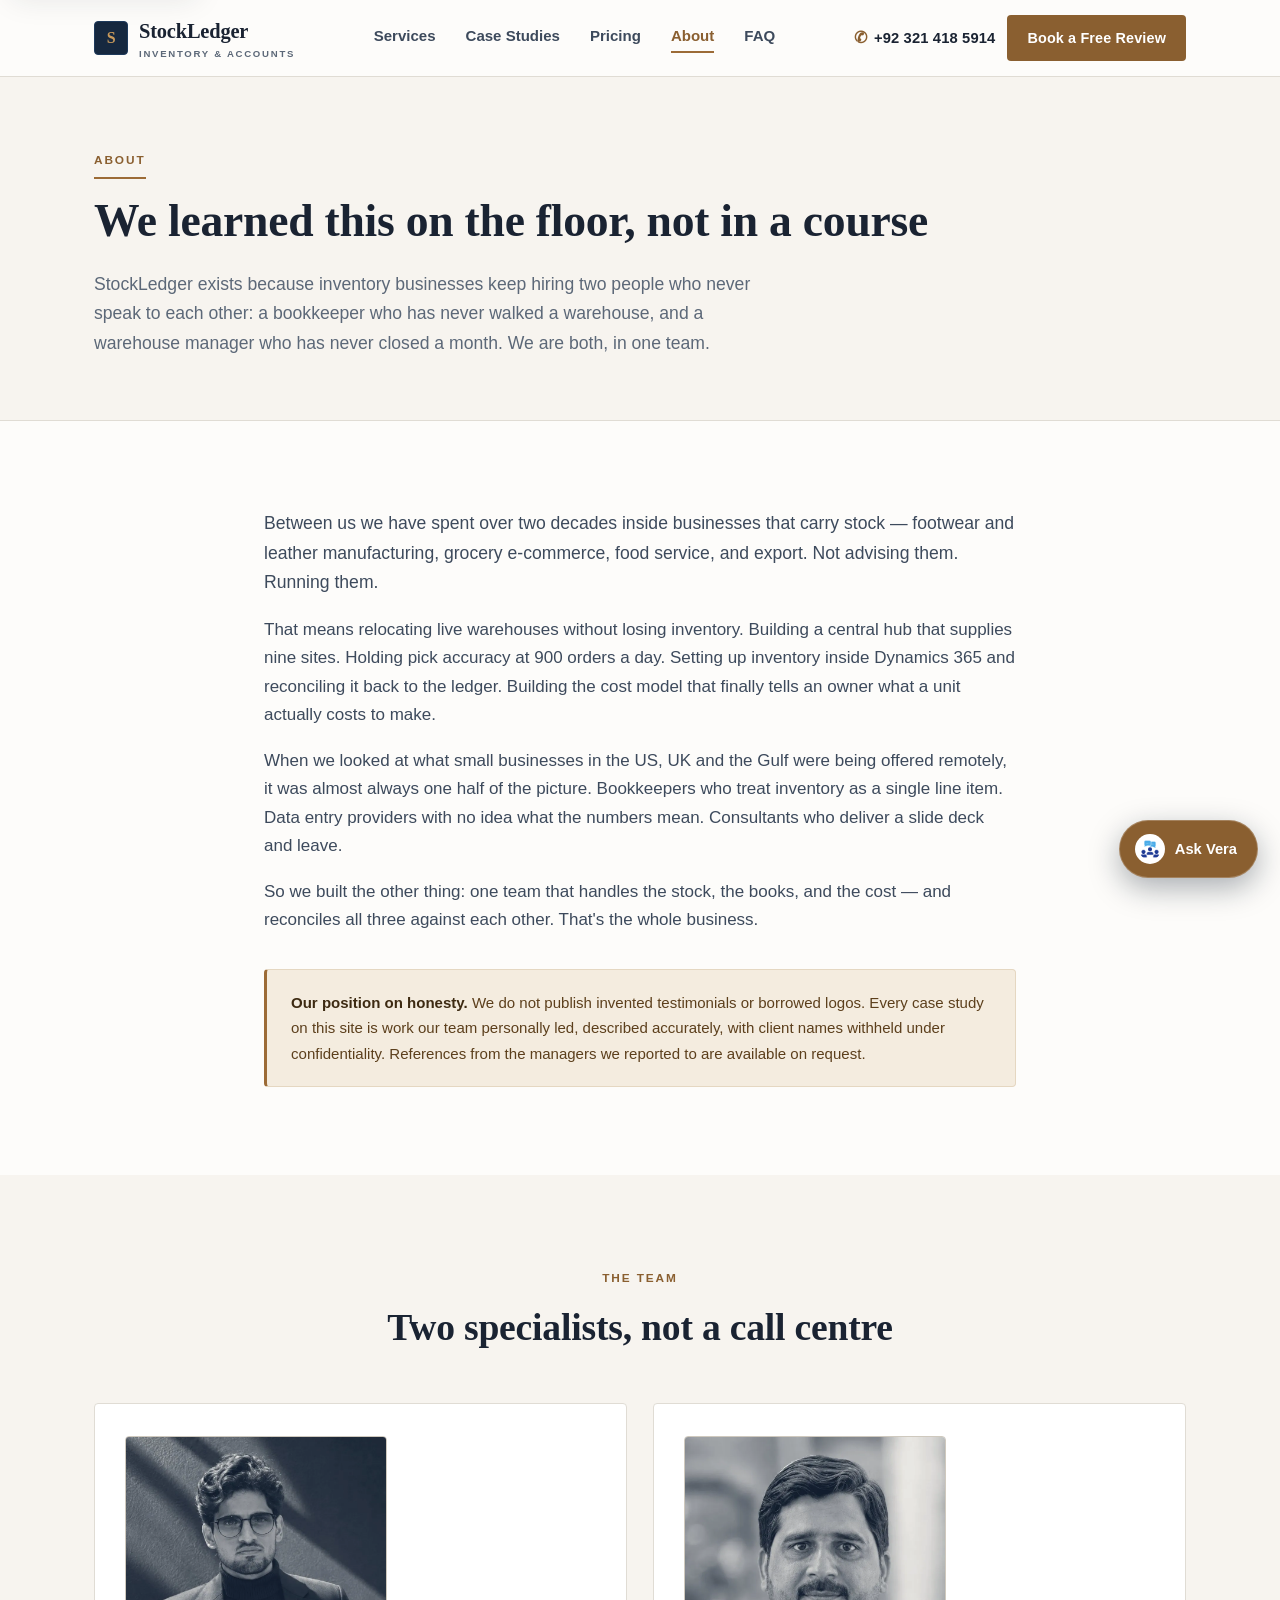
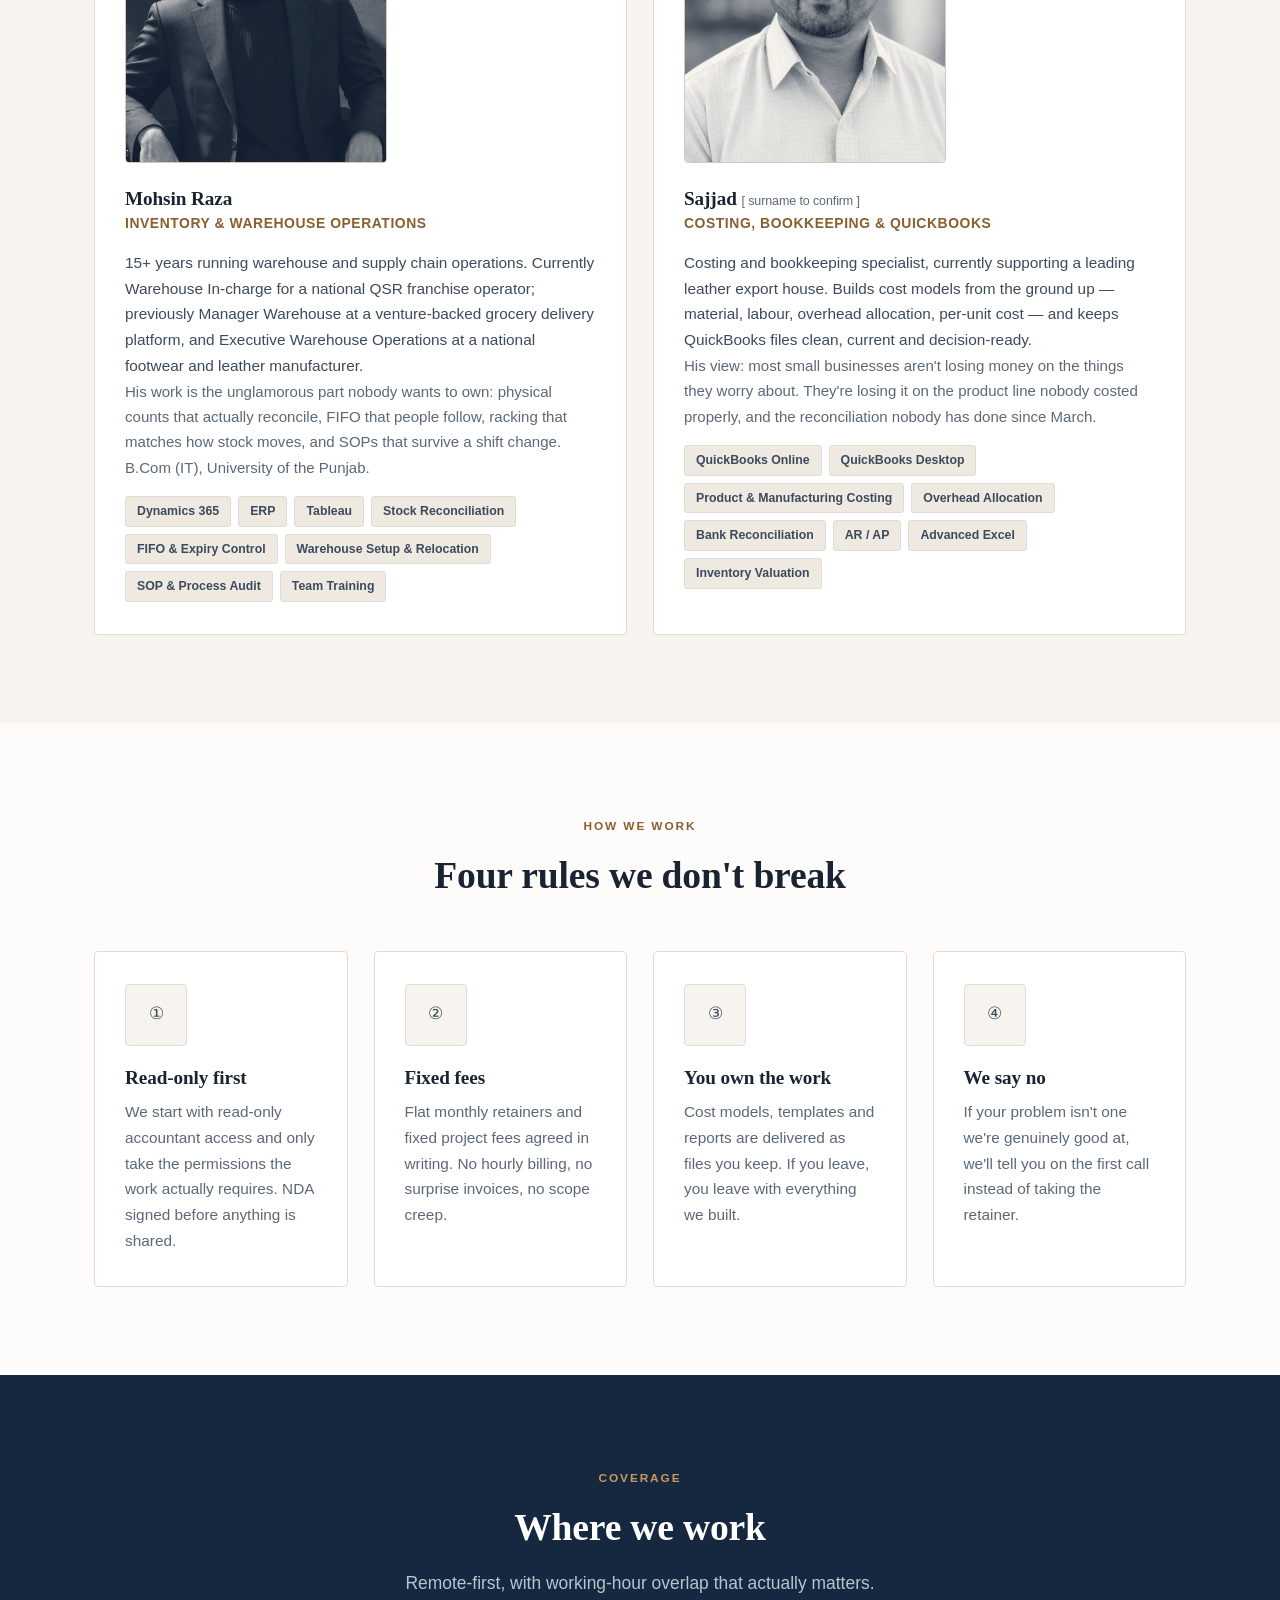
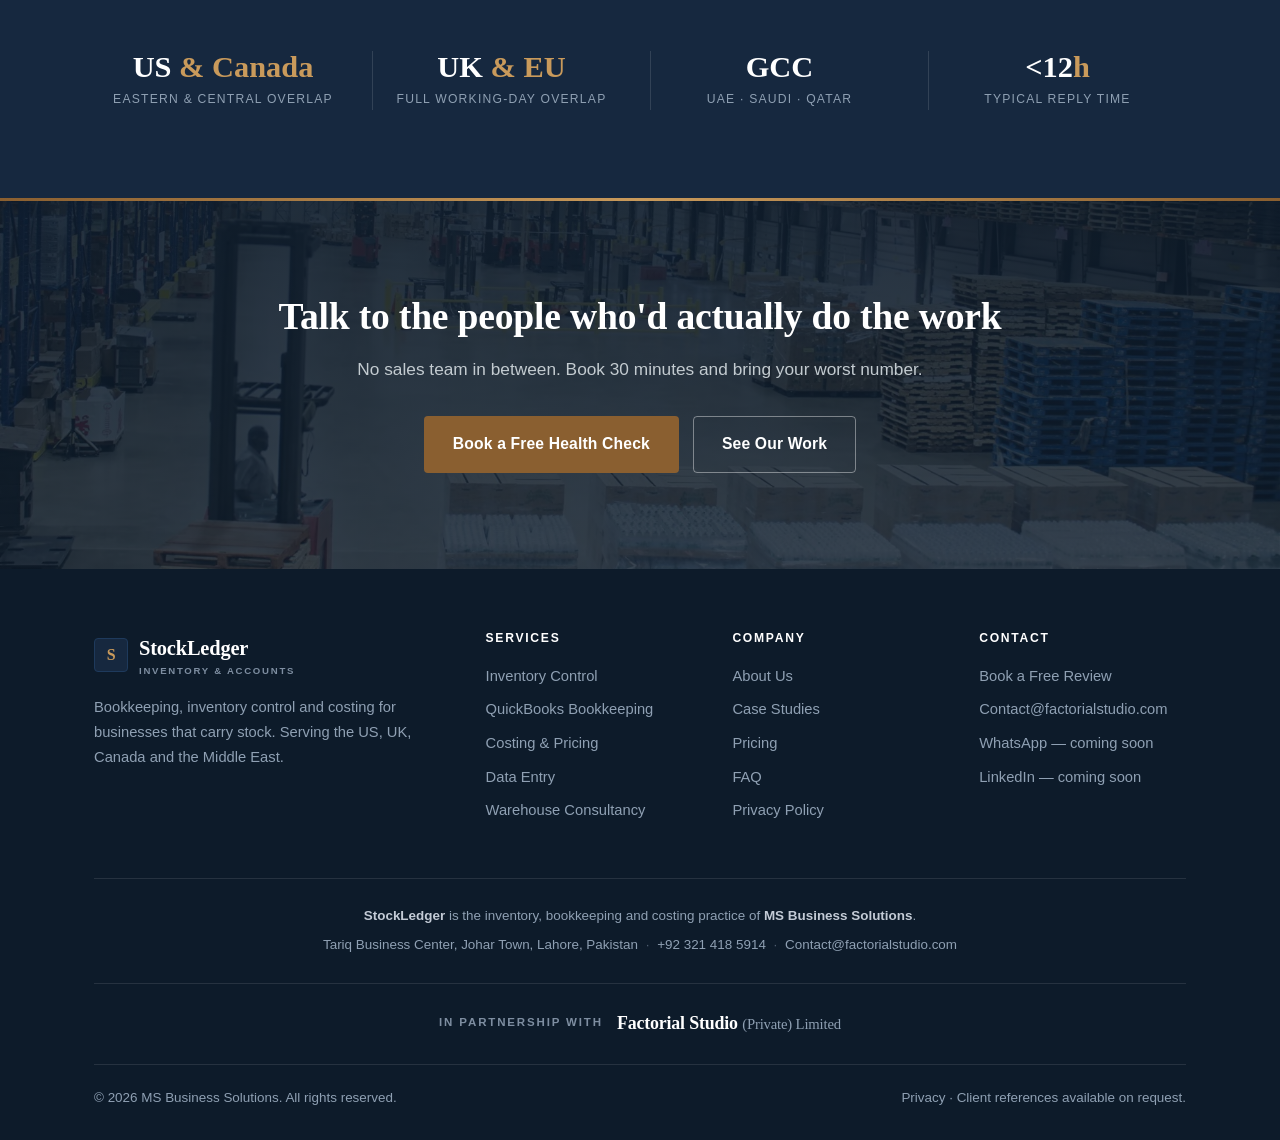
<file: about.html>
<!DOCTYPE html>
<html lang="en">
<head>
<meta charset="utf-8">
<meta name="viewport" content="width=device-width, initial-scale=1">
<title>About — Who You'll Work With | StockLedger</title>
<meta name="description" content="Two specialists: 15+ years of warehouse and inventory operations, and a costing and QuickBooks bookkeeping practice. You deal directly with the people doing the work.">
<meta name="theme-color" content="#16283f">
<link rel="stylesheet" href="assets/styles.css">
<!-- Canonical base is the live GitHub Pages URL. If a dedicated domain is bought
     later, replace it here, in sitemap.xml, robots.txt and the form's _next. -->
<link rel="canonical" href="https://factorialstudio.com/commerce-services/about.html">

<!-- Social share card -->
<meta property="og:site_name" content="StockLedger">
<meta property="og:type" content="website">
<meta property="og:locale" content="en_US">
<meta property="og:url" content="https://factorialstudio.com/commerce-services/about.html">
<meta property="og:title" content="About - Who You'll Work With">
<meta property="og:description" content="Two specialists: 15+ years of warehouse and inventory operations, and a costing and QuickBooks bookkeeping practice.">
<meta property="og:image" content="https://factorialstudio.com/commerce-services/assets/img/og-cover.jpg">
<meta property="og:image:width" content="1200">
<meta property="og:image:height" content="630">
<meta property="og:image:alt" content="StockLedger - bookkeeping, inventory control and costing for businesses that carry stock.">
<meta name="twitter:card" content="summary_large_image">
<meta name="twitter:title" content="About - Who You'll Work With">
<meta name="twitter:description" content="Two specialists: 15+ years of warehouse and inventory operations, and a costing and QuickBooks bookkeeping practice.">
<meta name="twitter:image" content="https://factorialstudio.com/commerce-services/assets/img/og-cover.jpg">
<link rel="icon" href="data:image/svg+xml,<svg xmlns='http://www.w3.org/2000/svg' viewBox='0 0 32 32'><rect width='32' height='32' rx='4' fill='%2316283f'/><text x='16' y='23' font-family='Georgia,serif' font-size='19' font-weight='700' fill='%23c99a5b' text-anchor='middle'>S</text></svg>">
</head>
<body>

<a class="skip-link" href="#main">Skip to main content</a>

<header class="site-head">
  <div class="wrap nav">
    <a class="brand" href="index.html">
      <span class="brand-mark">S</span>
      <span>StockLedger<small>Inventory &amp; Accounts</small></span>
    </a>
    <nav class="nav-links" id="navLinks">
      <a href="services.html">Services</a>
      <a href="case-studies.html">Case Studies</a>
      <a href="index.html#pricing">Pricing</a>
      <a href="about.html" class="active">About</a>
      <a href="index.html#faq">FAQ</a>
      <a class="nav-menu-cta" href="contact.html">Book a Free Review</a>
      <a class="nav-menu-phone" href="tel:+923214185914">✆&nbsp; +92 321 418 5914</a>
    </nav>
    <div class="nav-cta">
      <a class="nav-phone" href="tel:+923214185914"><span>✆</span>+92 321 418 5914</a>
      <a class="btn btn-primary btn-sm" href="contact.html">Book a Free Review</a>
      <button class="nav-toggle" id="navToggle" aria-label="Menu" aria-expanded="false" aria-controls="navLinks">☰</button>
    </div>
  </div>
</header>

<main id="main">

<section class="page-hero">
  <div class="wrap">
    <span class="eyebrow">About</span>
    <h1>We learned this on the floor, not in a course</h1>
    <p>
      StockLedger exists because inventory businesses keep hiring two people who never
      speak to each other: a bookkeeper who has never walked a warehouse, and a warehouse
      manager who has never closed a month. We are both, in one team.
    </p>
  </div>
</section>

<!-- STORY -->
<section>
  <div class="wrap-narrow">
    <p class="lead">
      Between us we have spent over two decades inside businesses that carry stock —
      footwear and leather manufacturing, grocery e-commerce, food service, and export.
      Not advising them. Running them.
    </p>
    <p>
      That means relocating live warehouses without losing inventory. Building a central
      hub that supplies nine sites. Holding pick accuracy at 900 orders a day. Setting up
      inventory inside Dynamics 365 and reconciling it back to the ledger. Building the
      cost model that finally tells an owner what a unit actually costs to make.
    </p>
    <p>
      When we looked at what small businesses in the US, UK and the Gulf were being
      offered remotely, it was almost always one half of the picture. Bookkeepers who
      treat inventory as a single line item. Data entry providers with no idea what the
      numbers mean. Consultants who deliver a slide deck and leave.
    </p>
    <p>
      So we built the other thing: one team that handles the stock, the books, and the
      cost — and reconciles all three against each other. That's the whole business.
    </p>

    <div class="note-box" style="margin-top:34px;">
      <strong>Our position on honesty.</strong> We do not publish invented testimonials
      or borrowed logos. Every case study on this site is work our team personally led,
      described accurately, with client names withheld under confidentiality. References
      from the managers we reported to are available on request.
    </div>
  </div>
</section>

<!-- PEOPLE -->
<section class="sec-soft">
  <div class="wrap">
    <div class="sec-head center">
      <span class="eyebrow">The Team</span>
      <h2>Two specialists, not a call centre</h2>
    </div>

    <div class="grid g-2">

      <div class="card">
        <picture><source srcset="assets/img/mohsin.webp" type="image/webp"><img class="person-photo-lg" src="assets/img/mohsin.jpg" alt="Mohsin Raza" loading="lazy" decoding="async" width="880" height="1100"></picture>
        <h3 style="margin-bottom:2px;">Mohsin Raza</h3>
        <div class="person-role">Inventory &amp; Warehouse Operations</div>
        <p style="color:var(--ink-2); font-size:.96rem;">
          15+ years running warehouse and supply chain operations. Currently Warehouse
          In-charge for a national QSR franchise operator; previously Manager Warehouse at
          a venture-backed grocery delivery platform, and Executive Warehouse Operations at
          a national footwear and leather manufacturer.
        </p>
        <p style="color:var(--ink-3); font-size:.94rem;">
          His work is the unglamorous part nobody wants to own: physical counts that
          actually reconcile, FIFO that people follow, racking that matches how stock
          moves, and SOPs that survive a shift change. B.Com (IT), University of the Punjab.
        </p>
        <div class="tags">
          <span class="tag">Dynamics 365</span>
          <span class="tag">ERP</span>
          <span class="tag">Tableau</span>
          <span class="tag">Stock Reconciliation</span>
          <span class="tag">FIFO &amp; Expiry Control</span>
          <span class="tag">Warehouse Setup &amp; Relocation</span>
          <span class="tag">SOP &amp; Process Audit</span>
          <span class="tag">Team Training</span>
        </div>
      </div>

      <div class="card">
        <picture><source srcset="assets/img/sajjad.webp" type="image/webp"><img class="person-photo-lg" src="assets/img/sajjad.jpg" alt="Sajjad" loading="lazy" decoding="async" width="880" height="1100"></picture>
        <h3 style="margin-bottom:2px;">Sajjad <span style="font-size:.78rem;color:var(--ink-3);font-family:var(--sans);font-weight:400;">[ surname to confirm ]</span></h3>
        <div class="person-role">Costing, Bookkeeping &amp; QuickBooks</div>
        <p style="color:var(--ink-2); font-size:.96rem;">
          Costing and bookkeeping specialist, currently supporting a leading leather export
          house. Builds cost models from the ground up — material, labour, overhead
          allocation, per-unit cost — and keeps QuickBooks files clean, current and
          decision-ready.
        </p>
        <p style="color:var(--ink-3); font-size:.94rem;">
          His view: most small businesses aren't losing money on the things they worry
          about. They're losing it on the product line nobody costed properly, and the
          reconciliation nobody has done since March.
        </p>
        <div class="tags">
          <span class="tag">QuickBooks Online</span>
          <span class="tag">QuickBooks Desktop</span>
          <span class="tag">Product &amp; Manufacturing Costing</span>
          <span class="tag">Overhead Allocation</span>
          <span class="tag">Bank Reconciliation</span>
          <span class="tag">AR / AP</span>
          <span class="tag">Advanced Excel</span>
          <span class="tag">Inventory Valuation</span>
        </div>
      </div>

    </div>
  </div>
</section>

<!-- HOW WE WORK -->
<section>
  <div class="wrap">
    <div class="sec-head center">
      <span class="eyebrow">How We Work</span>
      <h2>Four rules we don't break</h2>
    </div>

    <div class="grid g-4">
      <div class="card">
        <div class="card-icon">①</div>
        <h3>Read-only first</h3>
        <p>We start with read-only accountant access and only take the permissions the work actually requires. NDA signed before anything is shared.</p>
      </div>
      <div class="card">
        <div class="card-icon">②</div>
        <h3>Fixed fees</h3>
        <p>Flat monthly retainers and fixed project fees agreed in writing. No hourly billing, no surprise invoices, no scope creep.</p>
      </div>
      <div class="card">
        <div class="card-icon">③</div>
        <h3>You own the work</h3>
        <p>Cost models, templates and reports are delivered as files you keep. If you leave, you leave with everything we built.</p>
      </div>
      <div class="card">
        <div class="card-icon">④</div>
        <h3>We say no</h3>
        <p>If your problem isn't one we're genuinely good at, we'll tell you on the first call instead of taking the retainer.</p>
      </div>
    </div>
  </div>
</section>

<!-- COVERAGE -->
<section class="sec-dark">
  <div class="wrap">
    <div class="sec-head center">
      <span class="eyebrow">Coverage</span>
      <h2>Where we work</h2>
      <p style="color:#b9c3d0;">Remote-first, with working-hour overlap that actually matters.</p>
    </div>
    <div class="trust-grid">
      <div>
        <div class="trust-num">US<span> &amp; Canada</span></div>
        <div class="trust-lbl">Eastern &amp; Central overlap</div>
      </div>
      <div>
        <div class="trust-num">UK<span> &amp; EU</span></div>
        <div class="trust-lbl">Full working-day overlap</div>
      </div>
      <div>
        <div class="trust-num">GCC</div>
        <div class="trust-lbl">UAE · Saudi · Qatar</div>
      </div>
      <div>
        <div class="trust-num">&lt;12<span>h</span></div>
        <div class="trust-lbl">Typical reply time</div>
      </div>
    </div>
  </div>
</section>

<section class="cta-band photo-band bg-wh-hero">
  <div class="wrap">
    <h2>Talk to the people who'd actually do the work</h2>
    <p>No sales team in between. Book 30 minutes and bring your worst number.</p>
    <div class="btn-row">
      <a class="btn btn-primary" href="contact.html">Book a Free Health Check</a>
      <a class="btn btn-outline-light" href="case-studies.html">See Our Work</a>
    </div>
  </div>
</section>

</main>

<footer class="site-foot">
  <div class="wrap">
    <div class="foot-grid">
      <div>
        <a class="brand" href="index.html">
          <span class="brand-mark">S</span>
          <span>StockLedger<small>Inventory &amp; Accounts</small></span>
        </a>
        <p style="max-width:320px;">Bookkeeping, inventory control and costing for businesses that carry stock. Serving the US, UK, Canada and the Middle East.</p>
      </div>
      <div>
        <h4>Services</h4>
        <ul>
          <li><a href="services.html#inventory">Inventory Control</a></li>
          <li><a href="services.html#bookkeeping">QuickBooks Bookkeeping</a></li>
          <li><a href="services.html#costing">Costing &amp; Pricing</a></li>
          <li><a href="services.html#data">Data Entry</a></li>
          <li><a href="services.html#consultancy">Warehouse Consultancy</a></li>
        </ul>
      </div>
      <div>
        <h4>Company</h4>
        <ul>
          <li><a href="about.html">About Us</a></li>
          <li><a href="case-studies.html">Case Studies</a></li>
          <li><a href="index.html#pricing">Pricing</a></li>
          <li><a href="index.html#faq">FAQ</a></li>
          <li><a href="privacy.html">Privacy Policy</a></li>
        </ul>
      </div>
      <div>
        <h4>Contact</h4>
        <ul>
          <li><a href="contact.html">Book a Free Review</a></li>
          <li><a href="mailto:Contact@factorialstudio.com">Contact@factorialstudio.com</a></li>
          <!-- TODO: restore as <a href="..."> once the real URLs exist. -->
          <li>WhatsApp &mdash; coming soon</li>
          <li>LinkedIn &mdash; coming soon</li>
        </ul>
      </div>
    </div>
    <div class="foot-legal">
      <p>
        <b>StockLedger</b> is the inventory, bookkeeping and costing practice of
        <b>MS Business Solutions</b>.
      </p>
      <p>
        Tariq Business Center, Johar Town, Lahore, Pakistan
        <span class="foot-sep">·</span> <a href="tel:+923214185914">+92 321 418 5914</a>
        <span class="foot-sep">·</span> <a href="mailto:Contact@factorialstudio.com">Contact@factorialstudio.com</a>
      </p>
    </div>

    <div class="foot-partner">
      <span class="foot-partner-label">In partnership with</span>
      <span class="foot-partner-name">Factorial Studio <em>(Private) Limited</em></span>
    </div>

    <div class="foot-bot">
      <span>© 2026 MS Business Solutions. All rights reserved.</span>
      <span><a href="privacy.html">Privacy</a> · Client references available on request.</span>
    </div>
  </div>
</footer>

<script>
  (function () {
    var t = document.getElementById('navToggle');
    var l = document.getElementById('navLinks');
    if (!t || !l) return;
    t.addEventListener('click', function () {
      var open = l.classList.toggle('open');
      t.setAttribute('aria-expanded', open ? 'true' : 'false');
    });
  })();
</script>
<script src="assets/vera.js" defer></script>
</body>
</html>
</file>
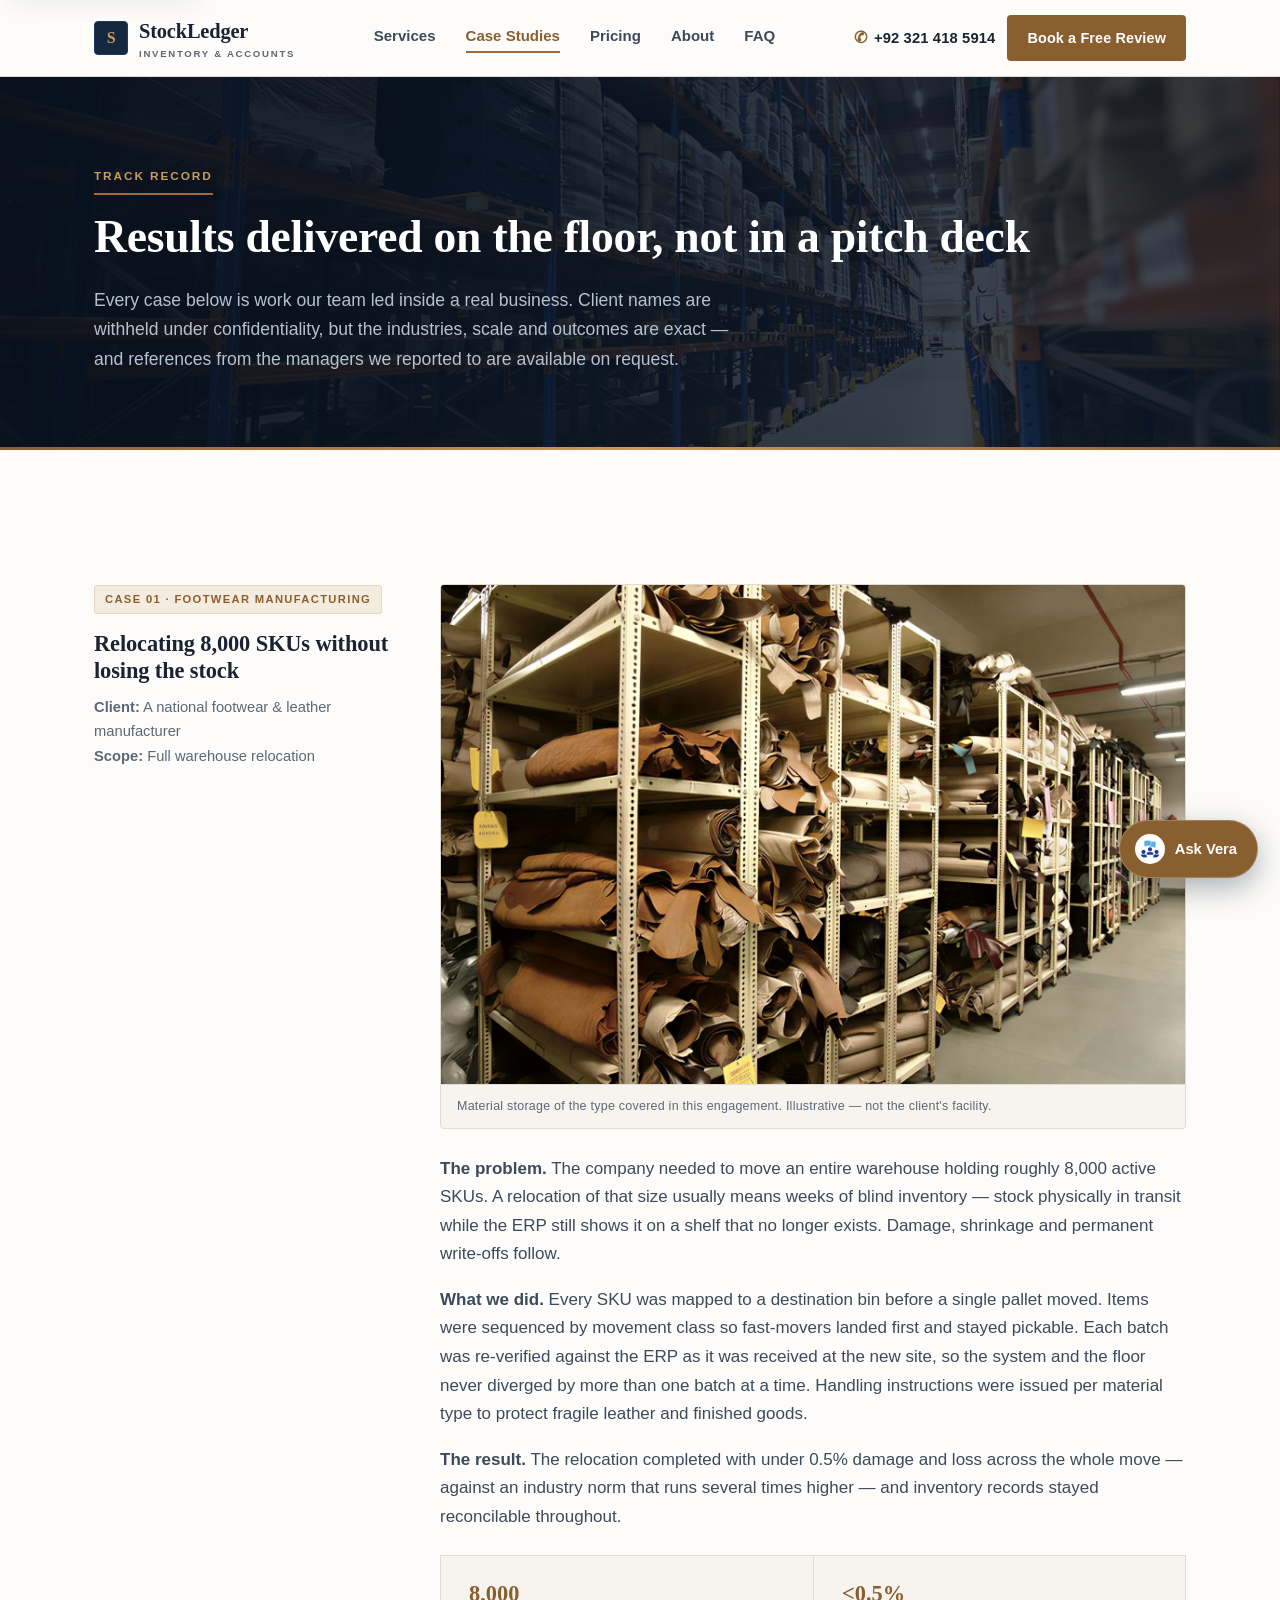
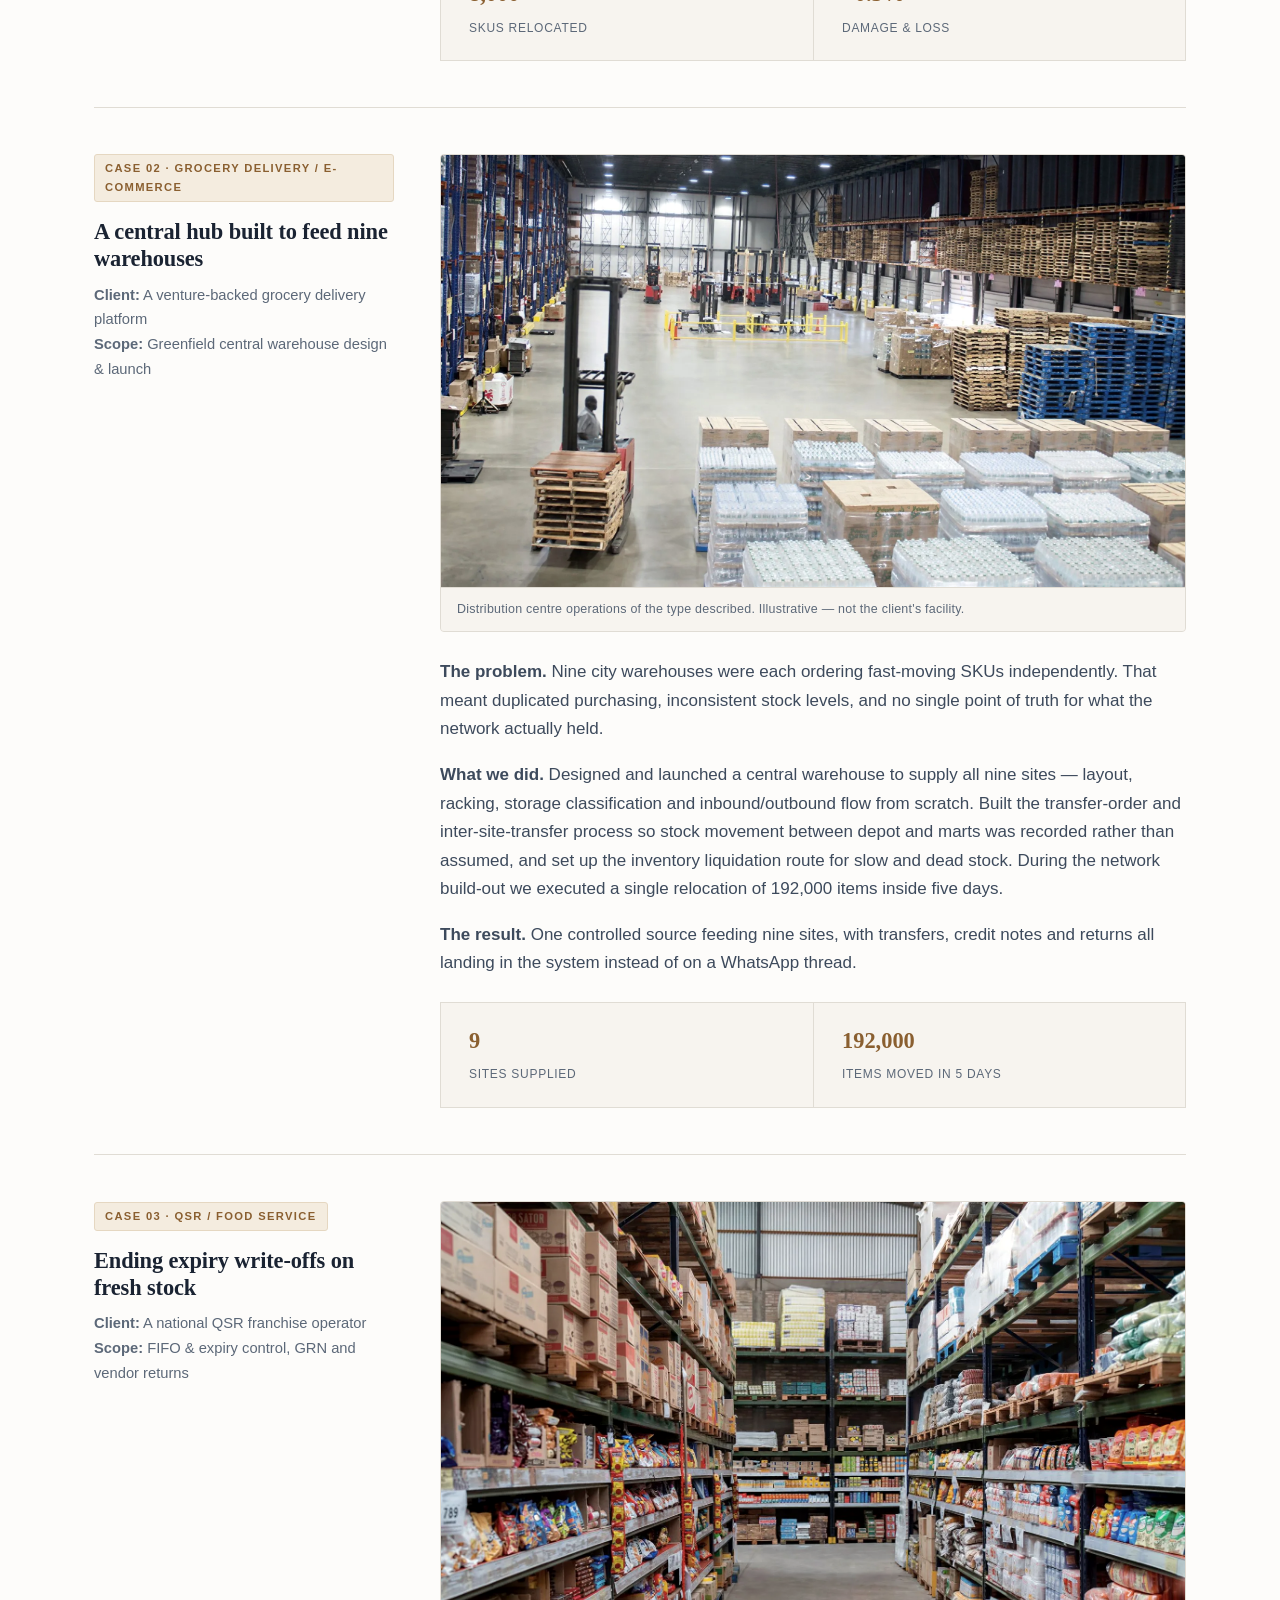
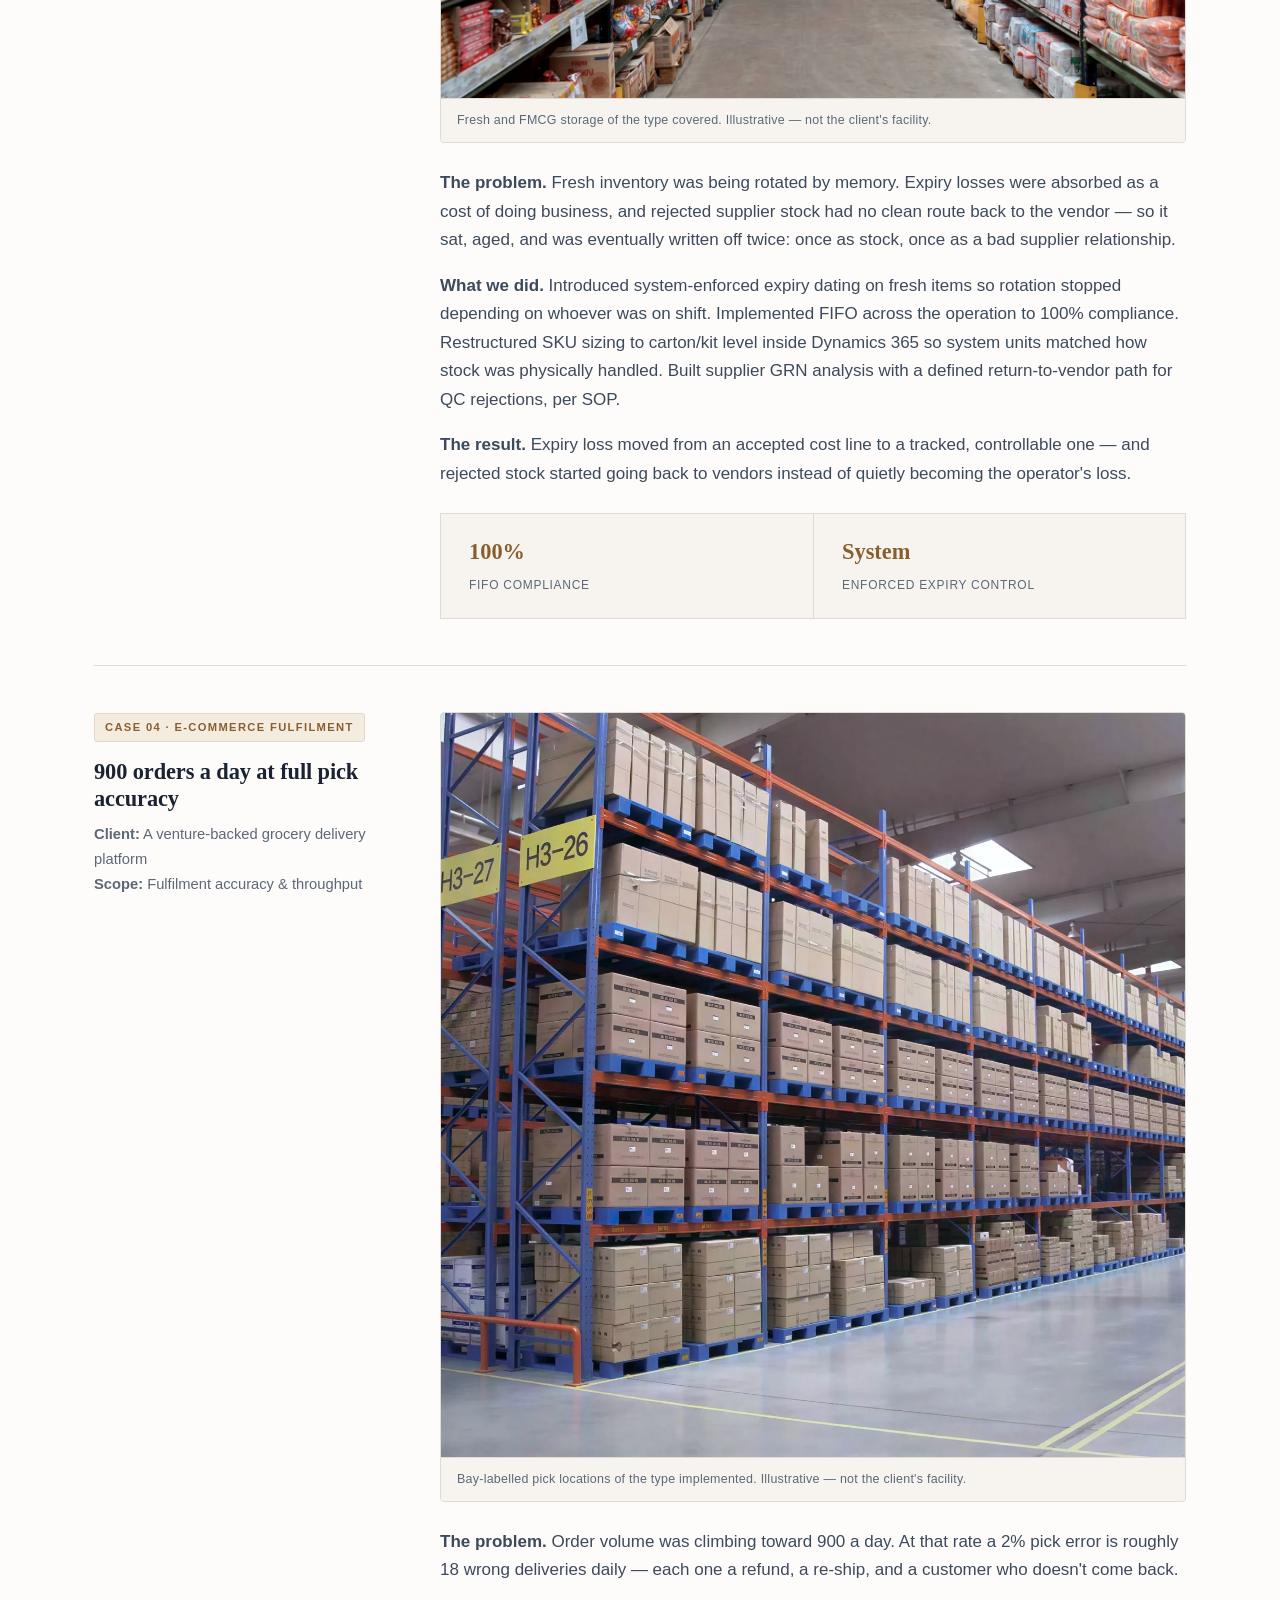
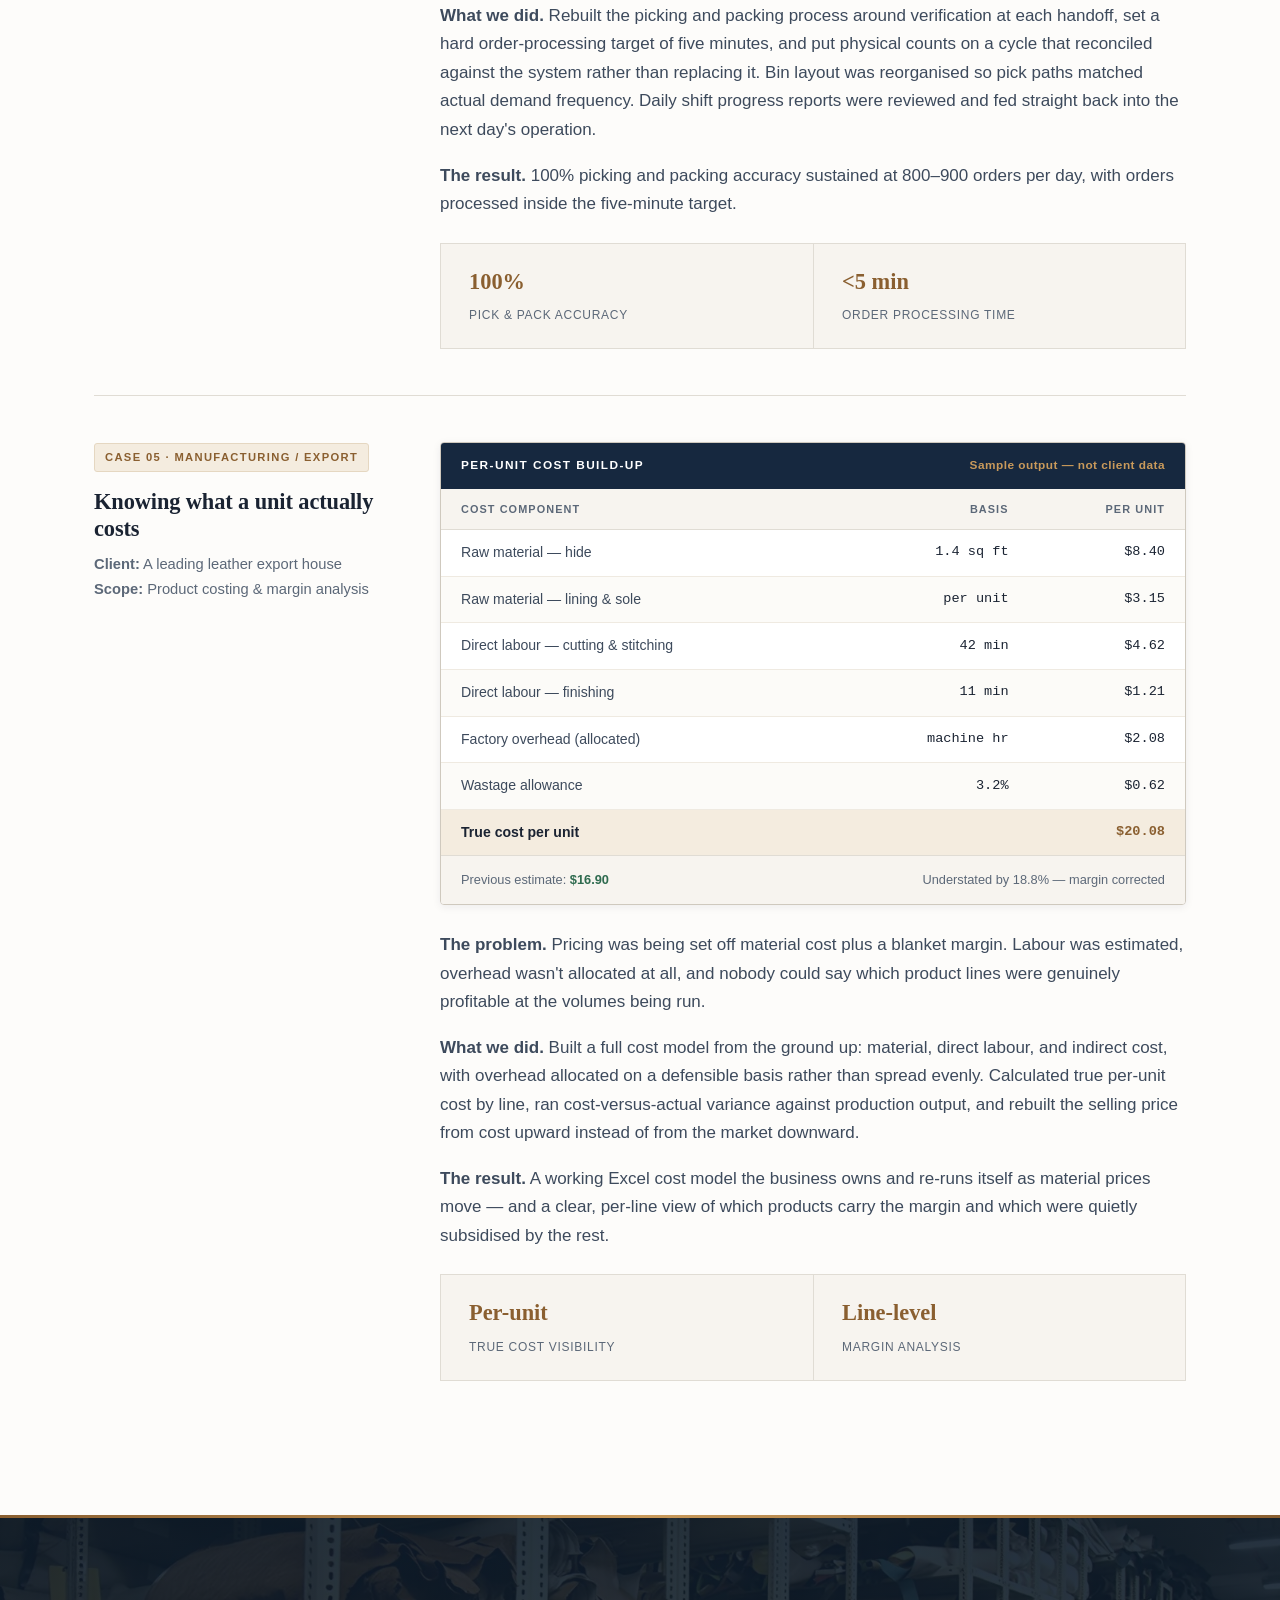
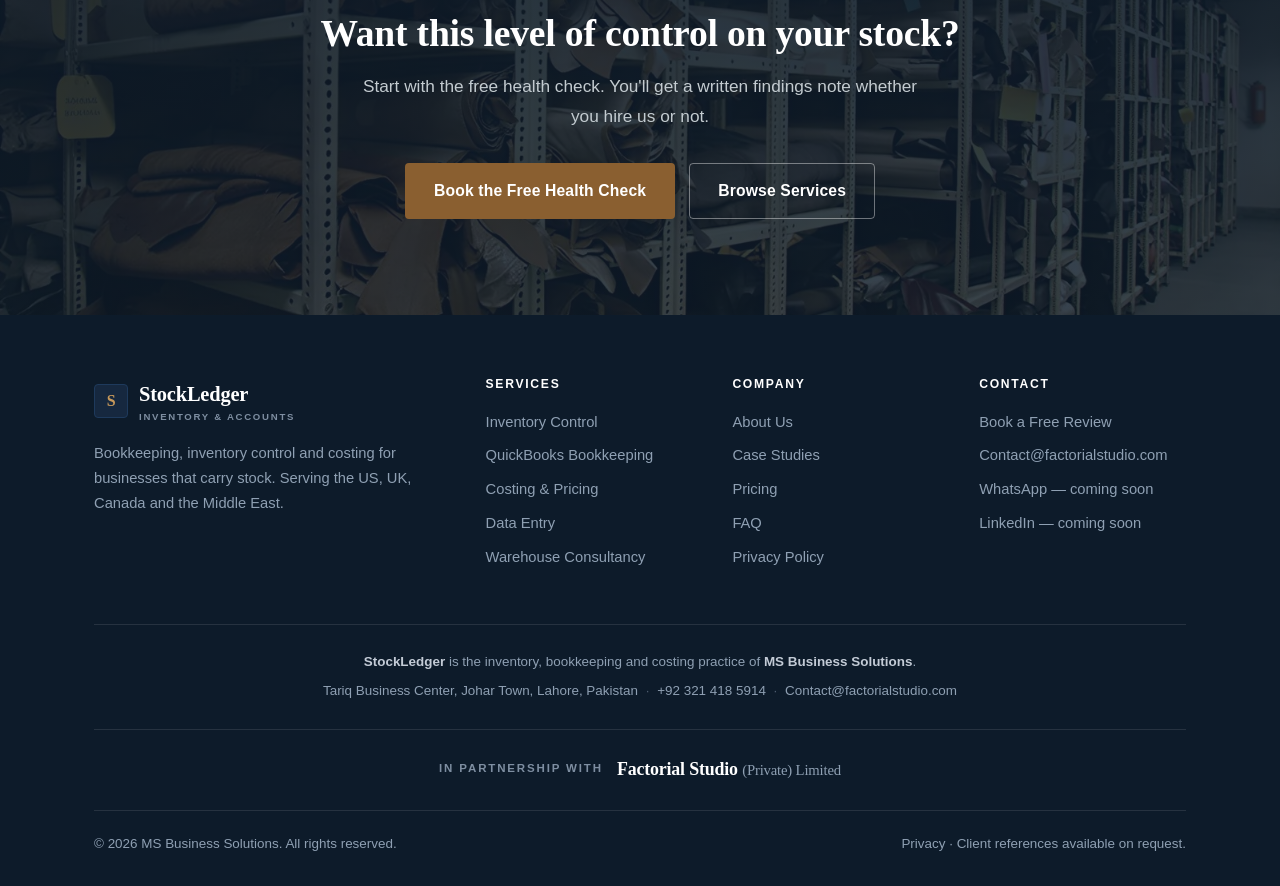
<file: case-studies.html>
<!DOCTYPE html>
<html lang="en">
<head>
<meta charset="utf-8">
<meta name="viewport" content="width=device-width, initial-scale=1">
<title>Case Studies — Real Operational Results | StockLedger</title>
<meta name="description" content="Warehouse relocations, multi-site hub design, FIFO and expiry control, fulfilment accuracy and costing work — delivered inside real manufacturing, e-commerce and food service businesses.">
<meta name="theme-color" content="#16283f">
<link rel="stylesheet" href="assets/styles.css">
<!-- Canonical base is the live GitHub Pages URL. If a dedicated domain is bought
     later, replace it here, in sitemap.xml, robots.txt and the form's _next. -->
<link rel="canonical" href="https://factorialstudio.com/commerce-services/case-studies.html">

<!-- Social share card -->
<meta property="og:site_name" content="StockLedger">
<meta property="og:type" content="website">
<meta property="og:locale" content="en_US">
<meta property="og:url" content="https://factorialstudio.com/commerce-services/case-studies.html">
<meta property="og:title" content="Case Studies - Real Operational Results">
<meta property="og:description" content="Warehouse relocations, multi-site hub design, FIFO control and costing work delivered inside real manufacturing, e-commerce and food service businesses.">
<meta property="og:image" content="https://factorialstudio.com/commerce-services/assets/img/og-cover.jpg">
<meta property="og:image:width" content="1200">
<meta property="og:image:height" content="630">
<meta property="og:image:alt" content="StockLedger - bookkeeping, inventory control and costing for businesses that carry stock.">
<meta name="twitter:card" content="summary_large_image">
<meta name="twitter:title" content="Case Studies - Real Operational Results">
<meta name="twitter:description" content="Warehouse relocations, multi-site hub design, FIFO control and costing work delivered inside real manufacturing, e-commerce and food service businesses.">
<meta name="twitter:image" content="https://factorialstudio.com/commerce-services/assets/img/og-cover.jpg">
<link rel="icon" href="data:image/svg+xml,<svg xmlns='http://www.w3.org/2000/svg' viewBox='0 0 32 32'><rect width='32' height='32' rx='4' fill='%2316283f'/><text x='16' y='23' font-family='Georgia,serif' font-size='19' font-weight='700' fill='%23c99a5b' text-anchor='middle'>S</text></svg>">
</head>
<body>

<a class="skip-link" href="#main">Skip to main content</a>

<header class="site-head">
  <div class="wrap nav">
    <a class="brand" href="index.html">
      <span class="brand-mark">S</span>
      <span>StockLedger<small>Inventory &amp; Accounts</small></span>
    </a>
    <nav class="nav-links" id="navLinks">
      <a href="services.html">Services</a>
      <a href="case-studies.html" class="active">Case Studies</a>
      <a href="index.html#pricing">Pricing</a>
      <a href="about.html">About</a>
      <a href="index.html#faq">FAQ</a>
      <a class="nav-menu-cta" href="contact.html">Book a Free Review</a>
      <a class="nav-menu-phone" href="tel:+923214185914">✆&nbsp; +92 321 418 5914</a>
    </nav>
    <div class="nav-cta">
      <a class="nav-phone" href="tel:+923214185914"><span>✆</span>+92 321 418 5914</a>
      <a class="btn btn-primary btn-sm" href="contact.html">Book a Free Review</a>
      <button class="nav-toggle" id="navToggle" aria-label="Menu" aria-expanded="false" aria-controls="navLinks">☰</button>
    </div>
  </div>
</header>

<main id="main">

<section class="page-hero photo-band bg-wh-aisle">
  <div class="wrap">
    <span class="eyebrow">Track Record</span>
    <h1>Results delivered on the floor, not in a pitch deck</h1>
    <p>
      Every case below is work our team led inside a real business. Client names are
      withheld under confidentiality, but the industries, scale and outcomes are exact —
      and references from the managers we reported to are available on request.
    </p>
  </div>
</section>

<section>
  <div class="wrap">

    <!-- CASE 01 -->
    <div class="svc-block">
      <div class="svc-side">
        <span class="case-tag">Case 01 · Footwear Manufacturing</span>
        <h2>Relocating 8,000 SKUs without losing the stock</h2>
        <p><strong>Client:</strong> A national footwear &amp; leather manufacturer<br>
           <strong>Scope:</strong> Full warehouse relocation</p>
      </div>
      <div>
        <figure class="case-figure">
          <picture><source srcset="assets/img/wh-leather.webp" type="image/webp"><img src="assets/img/wh-leather.jpg" alt="Leather hides and rolls stored on labelled racking with bin tags" loading="lazy" decoding="async" width="1600" height="1072"></picture>
          <figcaption>Material storage of the type covered in this engagement. Illustrative — not the client's facility.</figcaption>
        </figure>
        <p><strong>The problem.</strong> The company needed to move an entire warehouse
        holding roughly 8,000 active SKUs. A relocation of that size usually means weeks of
        blind inventory — stock physically in transit while the ERP still shows it on a
        shelf that no longer exists. Damage, shrinkage and permanent write-offs follow.</p>

        <p><strong>What we did.</strong> Every SKU was mapped to a destination bin before a
        single pallet moved. Items were sequenced by movement class so fast-movers landed
        first and stayed pickable. Each batch was re-verified against the ERP as it was
        received at the new site, so the system and the floor never diverged by more than
        one batch at a time. Handling instructions were issued per material type to protect
        fragile leather and finished goods.</p>

        <p><strong>The result.</strong> The relocation completed with under 0.5% damage and
        loss across the whole move — against an industry norm that runs several times higher —
        and inventory records stayed reconcilable throughout.</p>

        <div class="case-metrics" style="margin-top:24px; border:1px solid var(--line);">
          <div class="case-metric"><b>8,000</b><span>SKUs relocated</span></div>
          <div class="case-metric"><b>&lt;0.5%</b><span>Damage &amp; loss</span></div>
        </div>
      </div>
    </div>

    <!-- CASE 02 -->
    <div class="svc-block">
      <div class="svc-side">
        <span class="case-tag">Case 02 · Grocery Delivery / E-commerce</span>
        <h2>A central hub built to feed nine warehouses</h2>
        <p><strong>Client:</strong> A venture-backed grocery delivery platform<br>
           <strong>Scope:</strong> Greenfield central warehouse design &amp; launch</p>
      </div>
      <div>
        <figure class="case-figure">
          <picture><source srcset="assets/img/wh-hero.webp" type="image/webp"><img src="assets/img/wh-hero.jpg" alt="Distribution centre floor with pallet racking, staged pallets and forklift operations" loading="lazy" decoding="async" width="2000" height="1161"></picture>
          <figcaption>Distribution centre operations of the type described. Illustrative — not the client's facility.</figcaption>
        </figure>
        <p><strong>The problem.</strong> Nine city warehouses were each ordering fast-moving
        SKUs independently. That meant duplicated purchasing, inconsistent stock levels,
        and no single point of truth for what the network actually held.</p>

        <p><strong>What we did.</strong> Designed and launched a central warehouse to supply
        all nine sites — layout, racking, storage classification and inbound/outbound flow
        from scratch. Built the transfer-order and inter-site-transfer process so stock
        movement between depot and marts was recorded rather than assumed, and set up the
        inventory liquidation route for slow and dead stock. During the network build-out
        we executed a single relocation of 192,000 items inside five days.</p>

        <p><strong>The result.</strong> One controlled source feeding nine sites, with
        transfers, credit notes and returns all landing in the system instead of on a
        WhatsApp thread.</p>

        <div class="case-metrics" style="margin-top:24px; border:1px solid var(--line);">
          <div class="case-metric"><b>9</b><span>Sites supplied</span></div>
          <div class="case-metric"><b>192,000</b><span>Items moved in 5 days</span></div>
        </div>
      </div>
    </div>

    <!-- CASE 03 -->
    <div class="svc-block">
      <div class="svc-side">
        <span class="case-tag">Case 03 · QSR / Food Service</span>
        <h2>Ending expiry write-offs on fresh stock</h2>
        <p><strong>Client:</strong> A national QSR franchise operator<br>
           <strong>Scope:</strong> FIFO &amp; expiry control, GRN and vendor returns</p>
      </div>
      <div>
        <figure class="case-figure">
          <picture><source srcset="assets/img/wh-grocery.webp" type="image/webp"><img src="assets/img/wh-grocery.jpg" alt="Food and FMCG warehouse aisle with shelved stock across multiple categories" loading="lazy" decoding="async" width="1600" height="1067"></picture>
          <figcaption>Fresh and FMCG storage of the type covered. Illustrative — not the client's facility.</figcaption>
        </figure>
        <p><strong>The problem.</strong> Fresh inventory was being rotated by memory. Expiry
        losses were absorbed as a cost of doing business, and rejected supplier stock had no
        clean route back to the vendor — so it sat, aged, and was eventually written off twice:
        once as stock, once as a bad supplier relationship.</p>

        <p><strong>What we did.</strong> Introduced system-enforced expiry dating on fresh
        items so rotation stopped depending on whoever was on shift. Implemented FIFO across
        the operation to 100% compliance. Restructured SKU sizing to carton/kit level inside
        Dynamics 365 so system units matched how stock was physically handled. Built supplier
        GRN analysis with a defined return-to-vendor path for QC rejections, per SOP.</p>

        <p><strong>The result.</strong> Expiry loss moved from an accepted cost line to a
        tracked, controllable one — and rejected stock started going back to vendors instead
        of quietly becoming the operator's loss.</p>

        <div class="case-metrics" style="margin-top:24px; border:1px solid var(--line);">
          <div class="case-metric"><b>100%</b><span>FIFO compliance</span></div>
          <div class="case-metric"><b>System</b><span>Enforced expiry control</span></div>
        </div>
      </div>
    </div>

    <!-- CASE 04 -->
    <div class="svc-block">
      <div class="svc-side">
        <span class="case-tag">Case 04 · E-commerce Fulfilment</span>
        <h2>900 orders a day at full pick accuracy</h2>
        <p><strong>Client:</strong> A venture-backed grocery delivery platform<br>
           <strong>Scope:</strong> Fulfilment accuracy &amp; throughput</p>
      </div>
      <div>
        <figure class="case-figure">
          <picture><source srcset="assets/img/wh-racking.webp" type="image/webp"><img src="assets/img/wh-racking.jpg" alt="Pallet racking bays with numbered location labels and cartoned stock" loading="lazy" decoding="async" width="1400" height="1400"></picture>
          <figcaption>Bay-labelled pick locations of the type implemented. Illustrative — not the client's facility.</figcaption>
        </figure>
        <p><strong>The problem.</strong> Order volume was climbing toward 900 a day. At that
        rate a 2% pick error is roughly 18 wrong deliveries daily — each one a refund, a
        re-ship, and a customer who doesn't come back.</p>

        <p><strong>What we did.</strong> Rebuilt the picking and packing process around
        verification at each handoff, set a hard order-processing target of five minutes,
        and put physical counts on a cycle that reconciled against the system rather than
        replacing it. Bin layout was reorganised so pick paths matched actual demand
        frequency. Daily shift progress reports were reviewed and fed straight back into
        the next day's operation.</p>

        <p><strong>The result.</strong> 100% picking and packing accuracy sustained at
        800–900 orders per day, with orders processed inside the five-minute target.</p>

        <div class="case-metrics" style="margin-top:24px; border:1px solid var(--line);">
          <div class="case-metric"><b>100%</b><span>Pick &amp; pack accuracy</span></div>
          <div class="case-metric"><b>&lt;5 min</b><span>Order processing time</span></div>
        </div>
      </div>
    </div>

    <!-- CASE 05 -->
    <div class="svc-block">
      <div class="svc-side">
        <span class="case-tag">Case 05 · Manufacturing / Export</span>
        <h2>Knowing what a unit actually costs</h2>
        <p><strong>Client:</strong> A leading leather export house<br>
           <strong>Scope:</strong> Product costing &amp; margin analysis</p>
      </div>
      <div>
        <div class="mock" style="margin-bottom:26px;">
          <div class="mock-top">
            <span>Per-Unit Cost Build-Up</span>
            <span>Sample output — not client data</span>
          </div>
          <table>
            <thead>
              <tr><th>Cost component</th><th class="r">Basis</th><th class="r">Per unit</th></tr>
            </thead>
            <tbody>
              <tr><td>Raw material — hide</td><td class="r n">1.4 sq ft</td><td class="r n">$8.40</td></tr>
              <tr><td>Raw material — lining &amp; sole</td><td class="r n">per unit</td><td class="r n">$3.15</td></tr>
              <tr><td>Direct labour — cutting &amp; stitching</td><td class="r n">42 min</td><td class="r n">$4.62</td></tr>
              <tr><td>Direct labour — finishing</td><td class="r n">11 min</td><td class="r n">$1.21</td></tr>
              <tr><td>Factory overhead (allocated)</td><td class="r n">machine hr</td><td class="r n">$2.08</td></tr>
              <tr><td>Wastage allowance</td><td class="r n">3.2%</td><td class="r n">$0.62</td></tr>
              <tr class="total"><td>True cost per unit</td><td class="r n"></td><td class="r n">$20.08</td></tr>
            </tbody>
          </table>
          <div class="mock-foot">
            <span>Previous estimate: <strong>$16.90</strong></span>
            <span>Understated by 18.8% — margin corrected</span>
          </div>
        </div>
        <p><strong>The problem.</strong> Pricing was being set off material cost plus a
        blanket margin. Labour was estimated, overhead wasn't allocated at all, and nobody
        could say which product lines were genuinely profitable at the volumes being run.</p>

        <p><strong>What we did.</strong> Built a full cost model from the ground up:
        material, direct labour, and indirect cost, with overhead allocated on a defensible
        basis rather than spread evenly. Calculated true per-unit cost by line, ran
        cost-versus-actual variance against production output, and rebuilt the selling price
        from cost upward instead of from the market downward.</p>

        <p><strong>The result.</strong> A working Excel cost model the business owns and
        re-runs itself as material prices move — and a clear, per-line view of which
        products carry the margin and which were quietly subsidised by the rest.</p>

        <div class="case-metrics" style="margin-top:24px; border:1px solid var(--line);">
          <div class="case-metric"><b>Per-unit</b><span>True cost visibility</span></div>
          <div class="case-metric"><b>Line-level</b><span>Margin analysis</span></div>
        </div>
      </div>
    </div>

  </div>
</section>

<!-- REFERENCES -->
<!-- HIDDEN UNTIL REAL QUOTES ARRIVE. See the same note in index.html.
     TO RESTORE: delete this comment wrapper, fill in the three figures, and remove
     class="needs-content" from each.
<!&#45;&#45; REFERENCES &#45;&#45;>
<section class="sec-soft">
  <div class="wrap">
    <div class="sec-head center">
      <span class="eyebrow">References</span>
      <h2>What the managers we reported to say</h2>
      <p>Direct references from directors and department heads at the businesses above.</p>
    </div>

    <div class="grid g-3">
      <!&#45;&#45; TODO: replace all three with real names, titles and quotes &#45;&#45;>
      <figure class="quote needs-content" style="margin:0;">
        <div class="quote-mark">“</div>
        <p>[ REVIEW #1 — pending. Ask specifically about: stock accuracy, the relocation, and reliability under deadline. ]</p>
        <figcaption class="quote-by">
          <span class="avatar">?</span>
          <span><b>[ Full Name ]</b><span>[ Title ] · [ Company ]</span></span>
        </figcaption>
      </figure>
      <figure class="quote needs-content" style="margin:0;">
        <div class="quote-mark">“</div>
        <p>[ REVIEW #2 — pending. Ask specifically about: warehouse setup, team management, and process improvement. ]</p>
        <figcaption class="quote-by">
          <span class="avatar">?</span>
          <span><b>[ Full Name ]</b><span>[ Title ] · [ Company ]</span></span>
        </figcaption>
      </figure>
      <figure class="quote needs-content" style="margin:0;">
        <div class="quote-mark">“</div>
        <p>[ REVIEW #3 — pending. Costing / bookkeeping side. Ask about: accuracy of the cost model and quality of reporting. ]</p>
        <figcaption class="quote-by">
          <span class="avatar">?</span>
          <span><b>[ Full Name ]</b><span>[ Title ] · [ Company ]</span></span>
        </figcaption>
      </figure>
    </div>
  </div>
</section>

-->

<section class="cta-band photo-band bg-wh-leather">
  <div class="wrap">
    <h2>Want this level of control on your stock?</h2>
    <p>Start with the free health check. You'll get a written findings note whether you hire us or not.</p>
    <div class="btn-row">
      <a class="btn btn-primary" href="contact.html">Book the Free Health Check</a>
      <a class="btn btn-outline-light" href="services.html">Browse Services</a>
    </div>
  </div>
</section>

</main>

<footer class="site-foot">
  <div class="wrap">
    <div class="foot-grid">
      <div>
        <a class="brand" href="index.html">
          <span class="brand-mark">S</span>
          <span>StockLedger<small>Inventory &amp; Accounts</small></span>
        </a>
        <p style="max-width:320px;">Bookkeeping, inventory control and costing for businesses that carry stock. Serving the US, UK, Canada and the Middle East.</p>
      </div>
      <div>
        <h4>Services</h4>
        <ul>
          <li><a href="services.html#inventory">Inventory Control</a></li>
          <li><a href="services.html#bookkeeping">QuickBooks Bookkeeping</a></li>
          <li><a href="services.html#costing">Costing &amp; Pricing</a></li>
          <li><a href="services.html#data">Data Entry</a></li>
          <li><a href="services.html#consultancy">Warehouse Consultancy</a></li>
        </ul>
      </div>
      <div>
        <h4>Company</h4>
        <ul>
          <li><a href="about.html">About Us</a></li>
          <li><a href="case-studies.html">Case Studies</a></li>
          <li><a href="index.html#pricing">Pricing</a></li>
          <li><a href="index.html#faq">FAQ</a></li>
          <li><a href="privacy.html">Privacy Policy</a></li>
        </ul>
      </div>
      <div>
        <h4>Contact</h4>
        <ul>
          <li><a href="contact.html">Book a Free Review</a></li>
          <li><a href="mailto:Contact@factorialstudio.com">Contact@factorialstudio.com</a></li>
          <!-- TODO: restore as <a href="..."> once the real URLs exist. -->
          <li>WhatsApp &mdash; coming soon</li>
          <li>LinkedIn &mdash; coming soon</li>
        </ul>
      </div>
    </div>
    <div class="foot-legal">
      <p>
        <b>StockLedger</b> is the inventory, bookkeeping and costing practice of
        <b>MS Business Solutions</b>.
      </p>
      <p>
        Tariq Business Center, Johar Town, Lahore, Pakistan
        <span class="foot-sep">·</span> <a href="tel:+923214185914">+92 321 418 5914</a>
        <span class="foot-sep">·</span> <a href="mailto:Contact@factorialstudio.com">Contact@factorialstudio.com</a>
      </p>
    </div>

    <div class="foot-partner">
      <span class="foot-partner-label">In partnership with</span>
      <span class="foot-partner-name">Factorial Studio <em>(Private) Limited</em></span>
    </div>

    <div class="foot-bot">
      <span>© 2026 MS Business Solutions. All rights reserved.</span>
      <span><a href="privacy.html">Privacy</a> · Client references available on request.</span>
    </div>
  </div>
</footer>

<script>
  (function () {
    var t = document.getElementById('navToggle');
    var l = document.getElementById('navLinks');
    if (!t || !l) return;
    t.addEventListener('click', function () {
      var open = l.classList.toggle('open');
      t.setAttribute('aria-expanded', open ? 'true' : 'false');
    });
  })();
</script>
<script src="assets/vera.js" defer></script>
</body>
</html>
</file>
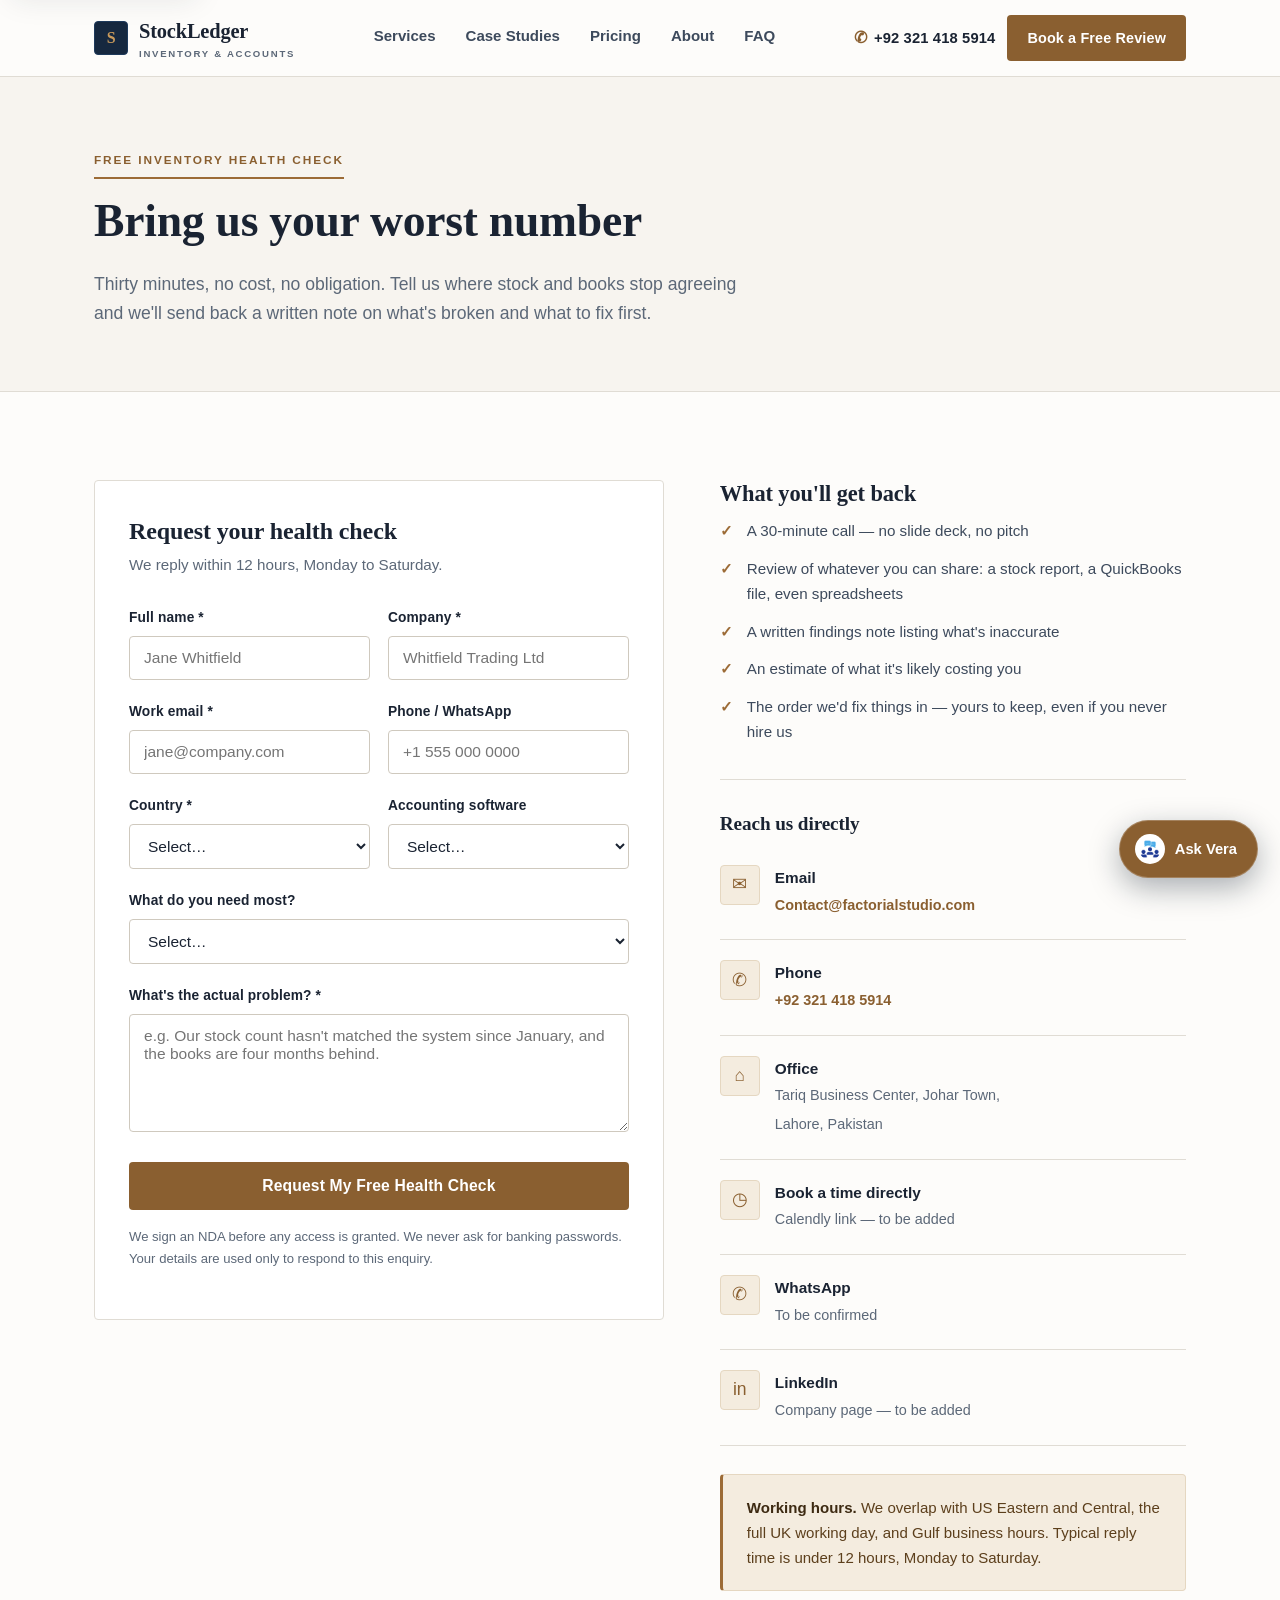
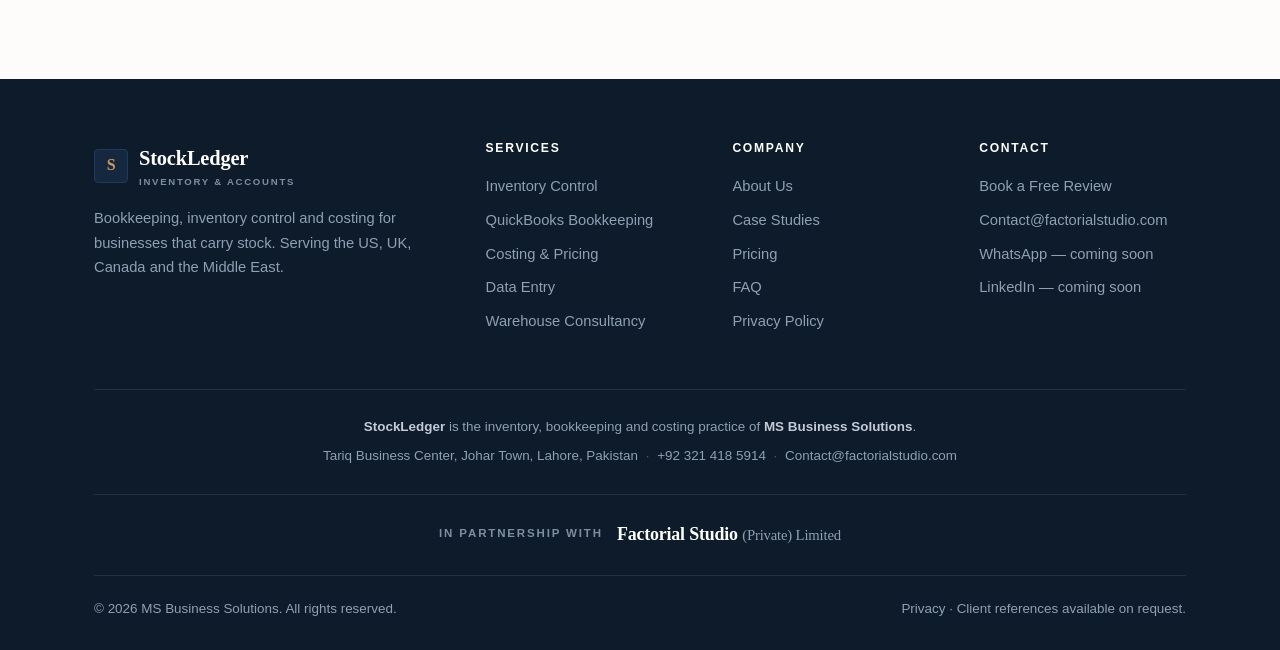
<file: contact.html>
<!DOCTYPE html>
<html lang="en">
<head>
<meta charset="utf-8">
<meta name="viewport" content="width=device-width, initial-scale=1">
<title>Book a Free Inventory Health Check | StockLedger</title>
<meta name="description" content="Book a free 30-minute inventory and books review. You get a written findings note listing what's inaccurate and what to fix first — whether you hire us or not.">
<meta name="theme-color" content="#16283f">
<link rel="stylesheet" href="assets/styles.css">
<!-- Canonical base is the live GitHub Pages URL. If a dedicated domain is bought
     later, replace it here, in sitemap.xml, robots.txt and the form's _next. -->
<link rel="canonical" href="https://factorialstudio.com/commerce-services/contact.html">

<!-- Social share card -->
<meta property="og:site_name" content="StockLedger">
<meta property="og:type" content="website">
<meta property="og:locale" content="en_US">
<meta property="og:url" content="https://factorialstudio.com/commerce-services/contact.html">
<meta property="og:title" content="Book a Free Inventory Health Check">
<meta property="og:description" content="A free 30-minute review of your stock and books. You get a written findings note - whether you hire us or not.">
<meta property="og:image" content="https://factorialstudio.com/commerce-services/assets/img/og-cover.jpg">
<meta property="og:image:width" content="1200">
<meta property="og:image:height" content="630">
<meta property="og:image:alt" content="StockLedger - bookkeeping, inventory control and costing for businesses that carry stock.">
<meta name="twitter:card" content="summary_large_image">
<meta name="twitter:title" content="Book a Free Inventory Health Check">
<meta name="twitter:description" content="A free 30-minute review of your stock and books. You get a written findings note - whether you hire us or not.">
<meta name="twitter:image" content="https://factorialstudio.com/commerce-services/assets/img/og-cover.jpg">
<link rel="icon" href="data:image/svg+xml,<svg xmlns='http://www.w3.org/2000/svg' viewBox='0 0 32 32'><rect width='32' height='32' rx='4' fill='%2316283f'/><text x='16' y='23' font-family='Georgia,serif' font-size='19' font-weight='700' fill='%23c99a5b' text-anchor='middle'>S</text></svg>">
<style>
  .contact-grid { display: grid; grid-template-columns: 1.1fr .9fr; gap: 56px; align-items: start; }
  .field { margin-bottom: 20px; }
  .field label { display: block; font-size: .86rem; font-weight: 650; color: var(--ink); margin-bottom: 7px; letter-spacing: .01em; }
  .field input, .field select, .field textarea {
    width: 100%; padding: 12px 14px; font-family: var(--sans); font-size: .97rem;
    color: var(--ink); background: #fff;
    border: 1px solid var(--line-strong); border-radius: var(--radius);
    transition: border-color .15s, box-shadow .15s;
  }
  .field input:focus, .field select:focus, .field textarea:focus {
    outline: none; border-color: var(--bronze); box-shadow: 0 0 0 3px rgba(168,118,62,.14);
  }
  .field textarea { min-height: 118px; resize: vertical; }
  .field-row { display: grid; grid-template-columns: 1fr 1fr; gap: 18px; }
  .form-card { background: #fff; border: 1px solid var(--line); border-radius: var(--radius); padding: 36px 34px; }
  .form-fine { font-size: .82rem; color: var(--ink-3); margin-top: 16px; }
  .contact-line { display: flex; gap: 15px; align-items: flex-start; padding: 20px 0; border-bottom: 1px solid var(--line); }
  .contact-line:last-of-type { border-bottom: 0; }
  .contact-ico {
    width: 40px; height: 40px; flex: none; border-radius: var(--radius);
    background: var(--bronze-soft); border: 1px solid #e5d7c1; color: var(--bronze-dark);
    display: grid; place-items: center; font-size: 1.1rem;
  }
  .contact-line b { display: block; color: var(--ink); font-size: .96rem; }
  .contact-line span { font-size: .9rem; color: var(--ink-3); }
  .contact-line a { color: var(--bronze-dark); text-decoration: none; font-weight: 600; }
  .contact-line a:hover { text-decoration: underline; }
  .checklist { list-style: none; padding: 0; margin: 0; }
  .checklist li { position: relative; padding-left: 27px; font-size: .95rem; margin-bottom: 12px; color: var(--ink-2); }
  .checklist li::before { content: "✓"; position: absolute; left: 0; color: var(--bronze); font-weight: 800; }
  /* Grid and flex items default to min-width:auto, so the longest <option> string
     ("Full Stack (Inventory + Books) - $1,299/mo") sets a floor wider than a phone
     screen and pushes the whole column past the viewport. */
  .contact-grid > *, .field-row > * { min-width: 0; }
  .field input, .field select, .field textarea { min-width: 0; max-width: 100%; }
  @media (max-width: 900px) { .contact-grid { grid-template-columns: 1fr; gap: 40px; } }
  @media (max-width: 520px) { .field-row { grid-template-columns: 1fr; gap: 0; } }
</style>
</head>
<body>

<a class="skip-link" href="#main">Skip to main content</a>

<header class="site-head">
  <div class="wrap nav">
    <a class="brand" href="index.html">
      <span class="brand-mark">S</span>
      <span>StockLedger<small>Inventory &amp; Accounts</small></span>
    </a>
    <nav class="nav-links" id="navLinks">
      <a href="services.html">Services</a>
      <a href="case-studies.html">Case Studies</a>
      <a href="index.html#pricing">Pricing</a>
      <a href="about.html">About</a>
      <a href="index.html#faq">FAQ</a>
      <a class="nav-menu-cta" href="contact.html">Book a Free Review</a>
      <a class="nav-menu-phone" href="tel:+923214185914">✆&nbsp; +92 321 418 5914</a>
    </nav>
    <div class="nav-cta">
      <a class="nav-phone" href="tel:+923214185914"><span>✆</span>+92 321 418 5914</a>
      <a class="btn btn-primary btn-sm" href="#form">Book a Free Review</a>
      <button class="nav-toggle" id="navToggle" aria-label="Menu" aria-expanded="false" aria-controls="navLinks">☰</button>
    </div>
  </div>
</header>

<main id="main">

<section class="page-hero">
  <div class="wrap">
    <span class="eyebrow">Free Inventory Health Check</span>
    <h1>Bring us your worst number</h1>
    <p>
      Thirty minutes, no cost, no obligation. Tell us where stock and books stop agreeing
      and we'll send back a written note on what's broken and what to fix first.
    </p>
  </div>
</section>

<section>
  <div class="wrap">
    <div class="contact-grid">

      <!-- FORM -->
      <div class="form-card" id="form">
        <h2 style="font-size:1.5rem; margin-bottom:6px;">Request your health check</h2>
        <p style="color:var(--ink-3); font-size:.95rem; margin-bottom:28px;">
          We reply within 12 hours, Monday to Saturday.
        </p>

        <!-- ============================================================
             TODO — CONNECT THE FORM
             Free, no backend needed. Pick one:
               1. Formspree  → https://formspree.io  (create form, paste ID below)
               2. Web3Forms  → https://web3forms.com (free, no account limits)
             Then replace YOUR_FORM_ID in the action attribute.
             Until connected, the form SILENTLY DISCARDS every lead.
             ============================================================ -->
        <form action="https://formspree.io/f/YOUR_FORM_ID" method="POST">

          <!-- Where Formspree sends people after a successful submit. -->
          <input type="hidden" name="_next" value="https://factorialstudio.com/commerce-services/thanks.html">
          <input type="hidden" name="_subject" value="New health check request - StockLedger">
          <!-- Spam honeypot: real people never see it, bots fill it and get rejected. -->
          <input type="text" name="_gotcha" tabindex="-1" autocomplete="off"
                 aria-hidden="true" style="display:none">

          <div class="field-row">
            <div class="field">
              <label for="name">Full name *</label>
              <input type="text" id="name" name="name" required placeholder="Jane Whitfield">
            </div>
            <div class="field">
              <label for="company">Company *</label>
              <input type="text" id="company" name="company" required placeholder="Whitfield Trading Ltd">
            </div>
          </div>

          <div class="field-row">
            <div class="field">
              <label for="email">Work email *</label>
              <input type="email" id="email" name="email" required placeholder="jane@company.com">
            </div>
            <div class="field">
              <label for="phone">Phone / WhatsApp</label>
              <input type="tel" id="phone" name="phone" placeholder="+1 555 000 0000">
            </div>
          </div>

          <div class="field-row">
            <div class="field">
              <label for="country">Country *</label>
              <select id="country" name="country" required>
                <option value="">Select…</option>
                <option>United States</option>
                <option>United Kingdom</option>
                <option>Canada</option>
                <option>United Arab Emirates</option>
                <option>Saudi Arabia</option>
                <option>Qatar</option>
                <option>Other</option>
              </select>
            </div>
            <div class="field">
              <label for="software">Accounting software</label>
              <select id="software" name="software">
                <option value="">Select…</option>
                <option>QuickBooks Online</option>
                <option>QuickBooks Desktop</option>
                <option>Microsoft Dynamics 365</option>
                <option>Xero</option>
                <option>Spreadsheets only</option>
                <option>Nothing yet</option>
                <option>Other</option>
              </select>
            </div>
          </div>

          <div class="field">
            <label for="service">What do you need most?</label>
            <select id="service" name="service">
              <option value="">Select…</option>
              <option>Inventory Control — $649/mo</option>
              <option>QuickBooks Bookkeeping — $749/mo</option>
              <option>Full Stack (Inventory + Books) — $1,299/mo</option>
              <option>Costing &amp; Pricing Analysis — from $895</option>
              <option>Data Entry &amp; Processing — $349/mo</option>
              <option>Warehouse Consultancy — from $2,500</option>
              <option>Not sure — need advice</option>
            </select>
          </div>

          <div class="field">
            <label for="message">What's the actual problem? *</label>
            <textarea id="message" name="message" required placeholder="e.g. Our stock count hasn't matched the system since January, and the books are four months behind."></textarea>
          </div>

          <button type="submit" class="btn btn-primary" style="width:100%; justify-content:center;">
            Request My Free Health Check
          </button>

          <p class="form-fine">
            We sign an NDA before any access is granted. We never ask for banking
            passwords. Your details are used only to respond to this enquiry.
          </p>
        </form>
      </div>

      <!-- SIDE -->
      <div>
        <h2 style="font-size:1.4rem;">What you'll get back</h2>
        <ul class="checklist" style="margin-bottom:34px;">
          <li>A 30-minute call — no slide deck, no pitch</li>
          <li>Review of whatever you can share: a stock report, a QuickBooks file, even spreadsheets</li>
          <li>A written findings note listing what's inaccurate</li>
          <li>An estimate of what it's likely costing you</li>
          <li>The order we'd fix things in — yours to keep, even if you never hire us</li>
        </ul>

        <hr class="divider">

        <h3 style="margin-top:32px;">Reach us directly</h3>

        <div class="contact-line">
          <div class="contact-ico">✉</div>
          <div>
            <b>Email</b>
            <span><a href="mailto:Contact@factorialstudio.com">Contact@factorialstudio.com</a></span>
          </div>
        </div>

        <div class="contact-line">
          <div class="contact-ico">✆</div>
          <div>
            <b>Phone</b>
            <span><a href="tel:+923214185914">+92 321 418 5914</a></span>
          </div>
        </div>

        <div class="contact-line">
          <div class="contact-ico">⌂</div>
          <div>
            <b>Office</b>
            <span>Tariq Business Center, Johar Town,<br>Lahore, Pakistan</span>
          </div>
        </div>

        <div class="contact-line">
          <div class="contact-ico">◷</div>
          <div>
            <b>Book a time directly</b>
            <span>Calendly link — to be added</span>
          </div>
        </div>

        <div class="contact-line">
          <div class="contact-ico">✆</div>
          <div>
            <b>WhatsApp</b>
            <span>To be confirmed</span>
          </div>
        </div>

        <div class="contact-line">
          <div class="contact-ico">in</div>
          <div>
            <b>LinkedIn</b>
            <span>Company page — to be added</span>
          </div>
        </div>

        <div class="note-box" style="margin-top:28px;">
          <strong>Working hours.</strong> We overlap with US Eastern and Central,
          the full UK working day, and Gulf business hours. Typical reply time is
          under 12 hours, Monday to Saturday.
        </div>
      </div>

    </div>
  </div>
</section>

</main>

<footer class="site-foot">
  <div class="wrap">
    <div class="foot-grid">
      <div>
        <a class="brand" href="index.html">
          <span class="brand-mark">S</span>
          <span>StockLedger<small>Inventory &amp; Accounts</small></span>
        </a>
        <p style="max-width:320px;">Bookkeeping, inventory control and costing for businesses that carry stock. Serving the US, UK, Canada and the Middle East.</p>
      </div>
      <div>
        <h4>Services</h4>
        <ul>
          <li><a href="services.html#inventory">Inventory Control</a></li>
          <li><a href="services.html#bookkeeping">QuickBooks Bookkeeping</a></li>
          <li><a href="services.html#costing">Costing &amp; Pricing</a></li>
          <li><a href="services.html#data">Data Entry</a></li>
          <li><a href="services.html#consultancy">Warehouse Consultancy</a></li>
        </ul>
      </div>
      <div>
        <h4>Company</h4>
        <ul>
          <li><a href="about.html">About Us</a></li>
          <li><a href="case-studies.html">Case Studies</a></li>
          <li><a href="index.html#pricing">Pricing</a></li>
          <li><a href="index.html#faq">FAQ</a></li>
          <li><a href="privacy.html">Privacy Policy</a></li>
        </ul>
      </div>
      <div>
        <h4>Contact</h4>
        <ul>
          <li><a href="contact.html">Book a Free Review</a></li>
          <li><a href="mailto:Contact@factorialstudio.com">Contact@factorialstudio.com</a></li>
          <!-- TODO: restore as <a href="..."> once the real URLs exist. -->
          <li>WhatsApp &mdash; coming soon</li>
          <li>LinkedIn &mdash; coming soon</li>
        </ul>
      </div>
    </div>
    <div class="foot-legal">
      <p>
        <b>StockLedger</b> is the inventory, bookkeeping and costing practice of
        <b>MS Business Solutions</b>.
      </p>
      <p>
        Tariq Business Center, Johar Town, Lahore, Pakistan
        <span class="foot-sep">·</span> <a href="tel:+923214185914">+92 321 418 5914</a>
        <span class="foot-sep">·</span> <a href="mailto:Contact@factorialstudio.com">Contact@factorialstudio.com</a>
      </p>
    </div>

    <div class="foot-partner">
      <span class="foot-partner-label">In partnership with</span>
      <span class="foot-partner-name">Factorial Studio <em>(Private) Limited</em></span>
    </div>

    <div class="foot-bot">
      <span>© 2026 MS Business Solutions. All rights reserved.</span>
      <span><a href="privacy.html">Privacy</a> · Client references available on request.</span>
    </div>
  </div>
</footer>

<script>
  (function () {
    var t = document.getElementById('navToggle');
    var l = document.getElementById('navLinks');
    if (!t || !l) return;
    t.addEventListener('click', function () {
      var open = l.classList.toggle('open');
      t.setAttribute('aria-expanded', open ? 'true' : 'false');
    });
  })();
</script>
<script src="assets/vera.js" defer></script>
</body>
</html>
</file>
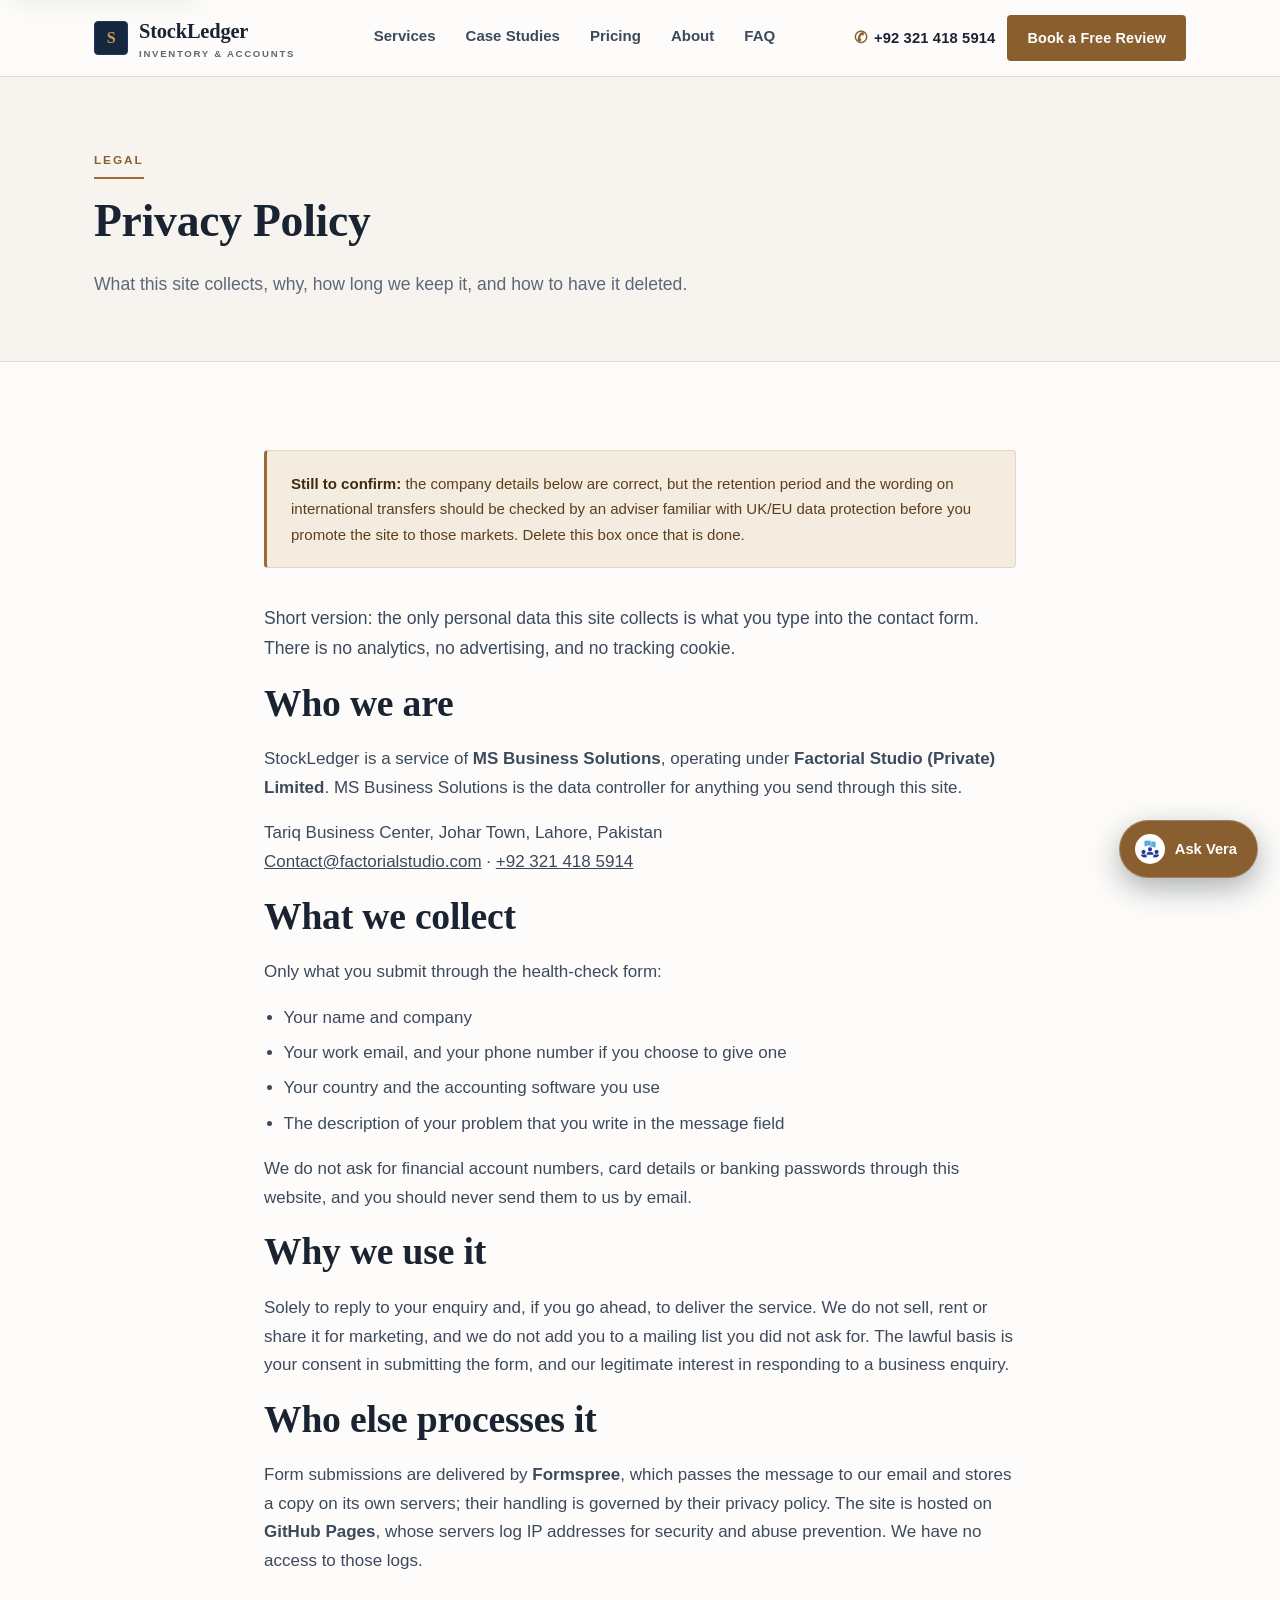
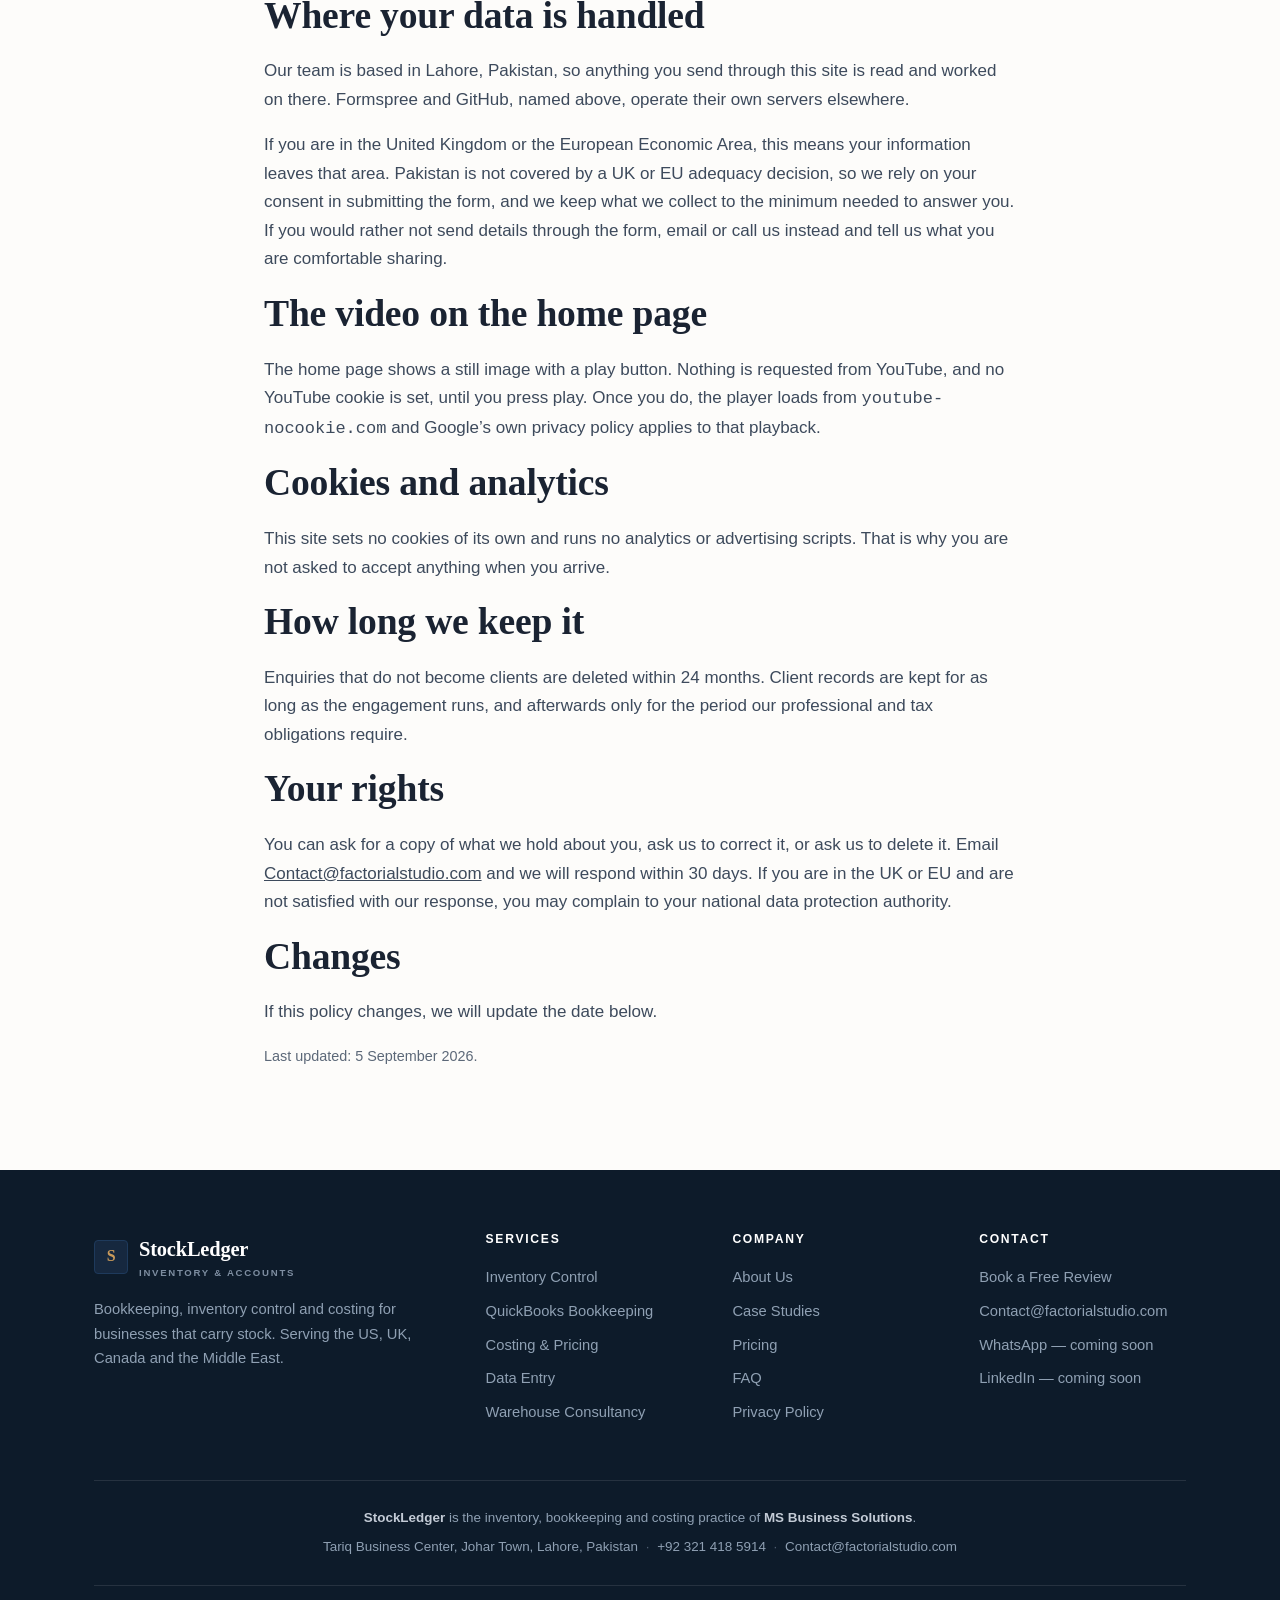
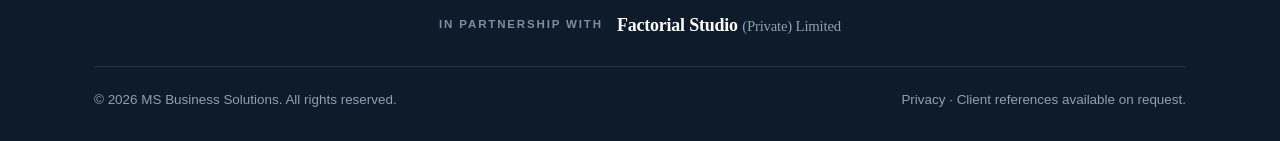
<file: privacy.html>
<!DOCTYPE html>
<html lang="en">
<head>
<meta charset="utf-8">
<meta name="viewport" content="width=device-width, initial-scale=1">
<title>Privacy Policy | StockLedger</title>
<meta name="description" content="What StockLedger collects through this website, why, how long it is kept, and how to have it deleted.">
<meta name="theme-color" content="#16283f">
<link rel="stylesheet" href="assets/styles.css">
<link rel="canonical" href="https://factorialstudio.com/commerce-services/privacy.html">
<meta property="og:site_name" content="StockLedger">
<meta property="og:type" content="website">
<meta property="og:url" content="https://factorialstudio.com/commerce-services/privacy.html">
<meta property="og:title" content="Privacy Policy">
<meta property="og:description" content="What StockLedger collects through this website, why, how long it is kept, and how to have it deleted.">
<meta property="og:image" content="https://factorialstudio.com/commerce-services/assets/img/og-cover.jpg">
<meta name="twitter:card" content="summary_large_image">
</head>
<body>

<a class="skip-link" href="#main">Skip to main content</a>

<header class="site-head">
  <div class="wrap nav">
    <a class="brand" href="index.html">
      <span class="brand-mark">S</span>
      <span>StockLedger<small>Inventory &amp; Accounts</small></span>
    </a>
    <nav class="nav-links" id="navLinks">
      <a href="services.html">Services</a>
      <a href="case-studies.html">Case Studies</a>
      <a href="index.html#pricing">Pricing</a>
      <a href="about.html">About</a>
      <a href="index.html#faq">FAQ</a>
      <a class="nav-menu-cta" href="contact.html">Book a Free Review</a>
      <a class="nav-menu-phone" href="tel:+923214185914">✆&nbsp; +92 321 418 5914</a>
    </nav>
    <div class="nav-cta">
      <a class="nav-phone" href="tel:+923214185914"><span>✆</span>+92 321 418 5914</a>
      <a class="btn btn-primary btn-sm" href="contact.html">Book a Free Review</a>
      <button class="nav-toggle" id="navToggle" aria-label="Menu" aria-expanded="false" aria-controls="navLinks">☰</button>
    </div>
  </div>
</header>

<main id="main">

<section class="page-hero">
  <div class="wrap">
    <span class="eyebrow">Legal</span>
    <h1>Privacy Policy</h1>
    <p>What this site collects, why, how long we keep it, and how to have it deleted.</p>
  </div>
</section>

<section>
  <div class="wrap-narrow">

    <div class="note-box">
      <strong>Still to confirm:</strong> the company details below are correct, but the
      retention period and the wording on international transfers should be checked by an
      adviser familiar with UK/EU data protection before you promote the site to those
      markets. Delete this box once that is done.
    </div>

    <p class="lead" style="margin-top:36px;">
      Short version: the only personal data this site collects is what you type into the
      contact form. There is no analytics, no advertising, and no tracking cookie.
    </p>

    <h2>Who we are</h2>
    <p>
      StockLedger is a service of <strong>MS Business Solutions</strong>, operating under
      <strong>Factorial Studio (Private) Limited</strong>. MS Business Solutions is the
      data controller for anything you send through this site.
    </p>
    <p>
      Tariq Business Center, Johar Town, Lahore, Pakistan<br>
      <a href="mailto:Contact@factorialstudio.com">Contact@factorialstudio.com</a> &middot;
      <a href="tel:+923214185914">+92 321 418 5914</a>
    </p>

    <h2>What we collect</h2>
    <p>Only what you submit through the health-check form:</p>
    <ul>
      <li>Your name and company</li>
      <li>Your work email, and your phone number if you choose to give one</li>
      <li>Your country and the accounting software you use</li>
      <li>The description of your problem that you write in the message field</li>
    </ul>
    <p>
      We do not ask for financial account numbers, card details or banking passwords
      through this website, and you should never send them to us by email.
    </p>

    <h2>Why we use it</h2>
    <p>
      Solely to reply to your enquiry and, if you go ahead, to deliver the service. We do
      not sell, rent or share it for marketing, and we do not add you to a mailing list
      you did not ask for. The lawful basis is your consent in submitting the form, and
      our legitimate interest in responding to a business enquiry.
    </p>

    <h2>Who else processes it</h2>
    <p>
      Form submissions are delivered by <strong>Formspree</strong>, which passes the
      message to our email and stores a copy on its own servers; their handling is
      governed by their privacy policy. The site is hosted on <strong>GitHub Pages</strong>,
      whose servers log IP addresses for security and abuse prevention. We have no access
      to those logs.
    </p>

    <h2>Where your data is handled</h2>
    <p>
      Our team is based in Lahore, Pakistan, so anything you send through this site is
      read and worked on there. Formspree and GitHub, named above, operate their own
      servers elsewhere.
    </p>
    <p>
      If you are in the United Kingdom or the European Economic Area, this means your
      information leaves that area. Pakistan is not covered by a UK or EU adequacy
      decision, so we rely on your consent in submitting the form, and we keep what we
      collect to the minimum needed to answer you. If you would rather not send details
      through the form, email or call us instead and tell us what you are comfortable
      sharing.
    </p>

    <h2>The video on the home page</h2>
    <p>
      The home page shows a still image with a play button. Nothing is requested from
      YouTube, and no YouTube cookie is set, until you press play. Once you do, the player
      loads from <code>youtube-nocookie.com</code> and Google&rsquo;s own privacy policy
      applies to that playback.
    </p>

    <h2>Cookies and analytics</h2>
    <p>
      This site sets no cookies of its own and runs no analytics or advertising scripts.
      That is why you are not asked to accept anything when you arrive.
    </p>

    <h2>How long we keep it</h2>
    <p>
      Enquiries that do not become clients are deleted within 24 months. Client records
      are kept for as long as the engagement runs, and afterwards only for the period our
      professional and tax obligations require.
      <!-- TODO: confirm this against FBR record-keeping rules and against what UK/EU
           clients will expect before promoting the site in those markets. -->
    </p>

    <h2>Your rights</h2>
    <p>
      You can ask for a copy of what we hold about you, ask us to correct it, or ask us to
      delete it. Email <a href="mailto:Contact@factorialstudio.com">Contact@factorialstudio.com</a> and
      we will respond within 30 days. If you are in the UK or EU and are not satisfied with
      our response, you may complain to your national data protection authority.
    </p>

    <h2>Changes</h2>
    <p>If this policy changes, we will update the date below.</p>
    <p style="color:var(--ink-3); font-size:.9rem;">Last updated: 5 September 2026.</p>

  </div>
</section>

</main>

<footer class="site-foot">
  <div class="wrap">
    <div class="foot-grid">
      <div>
        <a class="brand" href="index.html">
          <span class="brand-mark">S</span>
          <span>StockLedger<small>Inventory &amp; Accounts</small></span>
        </a>
        <p style="max-width:320px;">Bookkeeping, inventory control and costing for businesses that carry stock. Serving the US, UK, Canada and the Middle East.</p>
      </div>
      <div>
        <h4>Services</h4>
        <ul>
          <li><a href="services.html#inventory">Inventory Control</a></li>
          <li><a href="services.html#bookkeeping">QuickBooks Bookkeeping</a></li>
          <li><a href="services.html#costing">Costing &amp; Pricing</a></li>
          <li><a href="services.html#data">Data Entry</a></li>
          <li><a href="services.html#consultancy">Warehouse Consultancy</a></li>
        </ul>
      </div>
      <div>
        <h4>Company</h4>
        <ul>
          <li><a href="about.html">About Us</a></li>
          <li><a href="case-studies.html">Case Studies</a></li>
          <li><a href="index.html#pricing">Pricing</a></li>
          <li><a href="index.html#faq">FAQ</a></li>
          <li><a href="privacy.html">Privacy Policy</a></li>
        </ul>
      </div>
      <div>
        <h4>Contact</h4>
        <ul>
          <li><a href="contact.html">Book a Free Review</a></li>
          <li><a href="mailto:Contact@factorialstudio.com">Contact@factorialstudio.com</a></li>
          <!-- TODO: restore as <a href="..."> once the real URLs exist. -->
          <li>WhatsApp &mdash; coming soon</li>
          <li>LinkedIn &mdash; coming soon</li>
        </ul>
      </div>
    </div>
    <div class="foot-legal">
      <p>
        <b>StockLedger</b> is the inventory, bookkeeping and costing practice of
        <b>MS Business Solutions</b>.
      </p>
      <p>
        Tariq Business Center, Johar Town, Lahore, Pakistan
        <span class="foot-sep">·</span> <a href="tel:+923214185914">+92 321 418 5914</a>
        <span class="foot-sep">·</span> <a href="mailto:Contact@factorialstudio.com">Contact@factorialstudio.com</a>
      </p>
    </div>

    <div class="foot-partner">
      <span class="foot-partner-label">In partnership with</span>
      <span class="foot-partner-name">Factorial Studio <em>(Private) Limited</em></span>
    </div>

    <div class="foot-bot">
      <span>© 2026 MS Business Solutions. All rights reserved.</span>
      <span><a href="privacy.html">Privacy</a> · Client references available on request.</span>
    </div>
  </div>
</footer>

<script>
  (function () {
    var t = document.getElementById('navToggle');
    var l = document.getElementById('navLinks');
    if (!t || !l) return;
    t.addEventListener('click', function () {
      var open = l.classList.toggle('open');
      t.setAttribute('aria-expanded', open ? 'true' : 'false');
    });
  })();
</script>
<script src="assets/vera.js" defer></script>
</body>
</html>
</file>
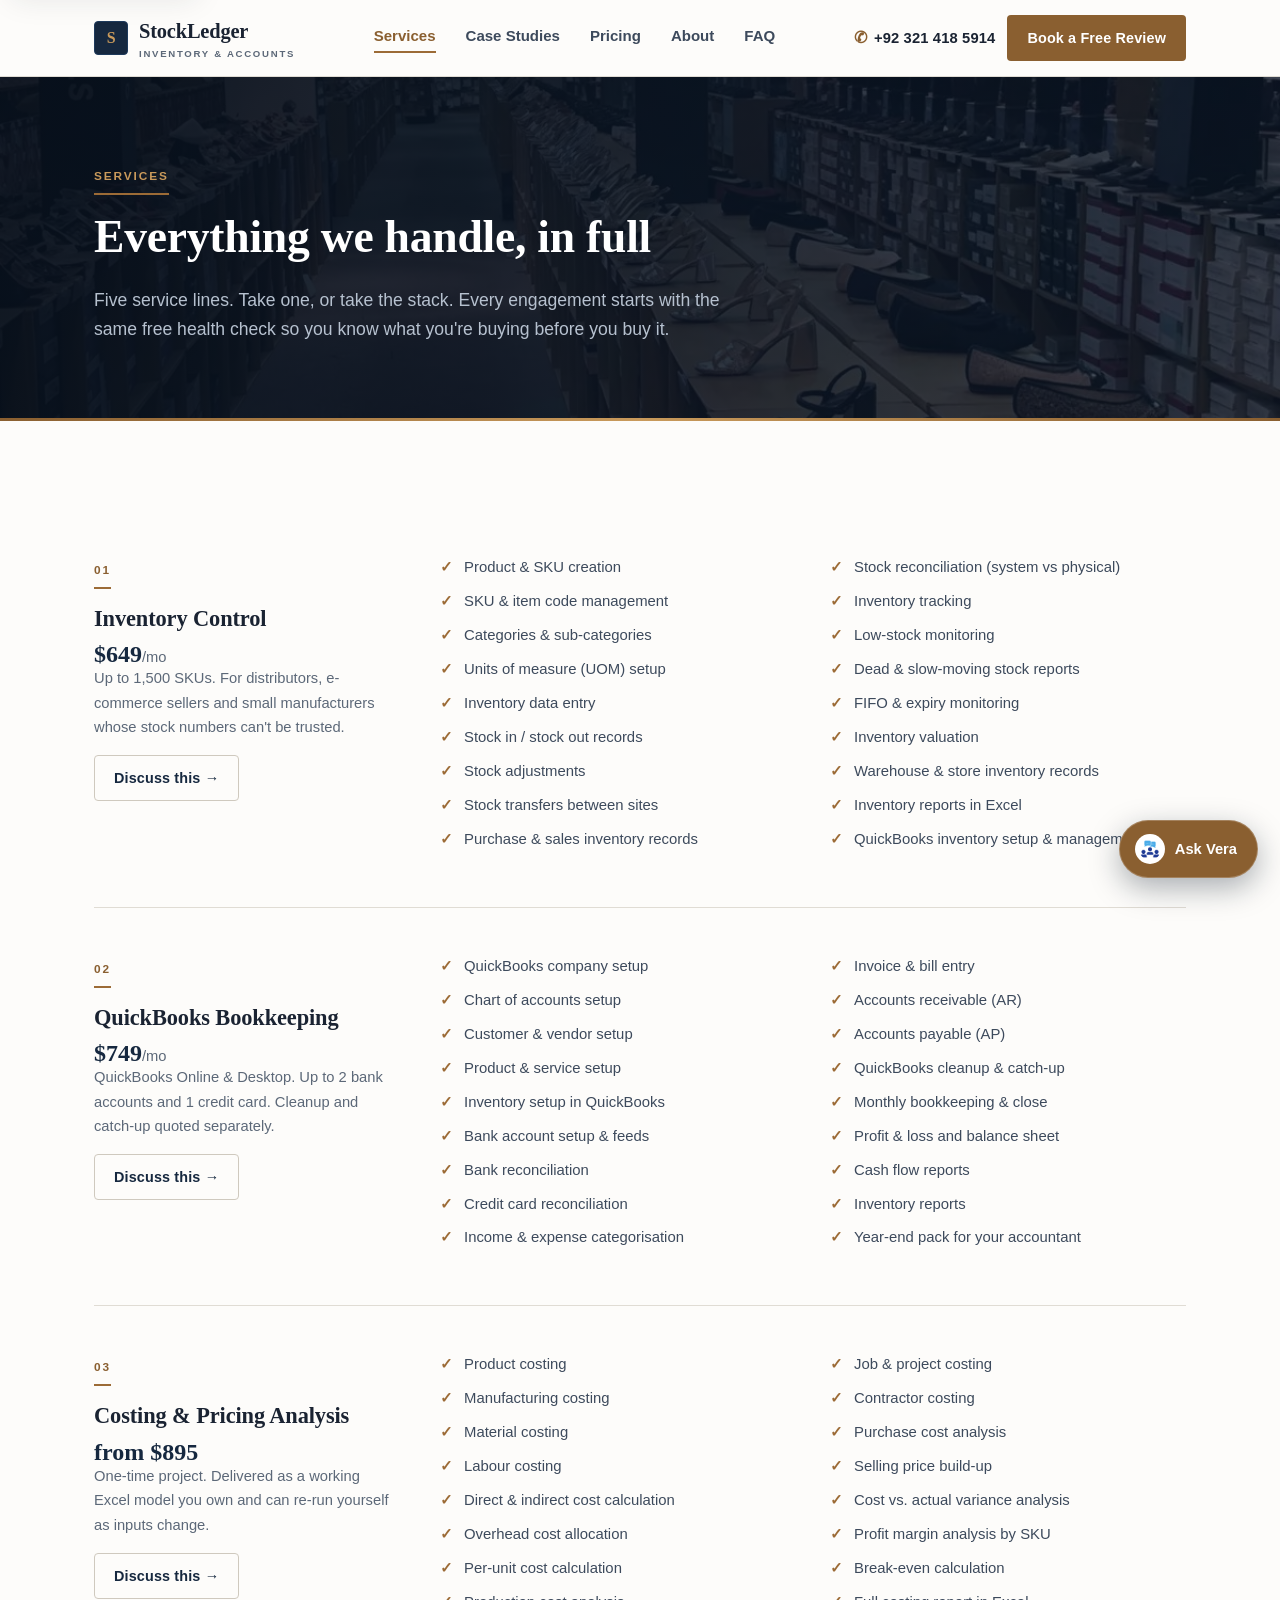
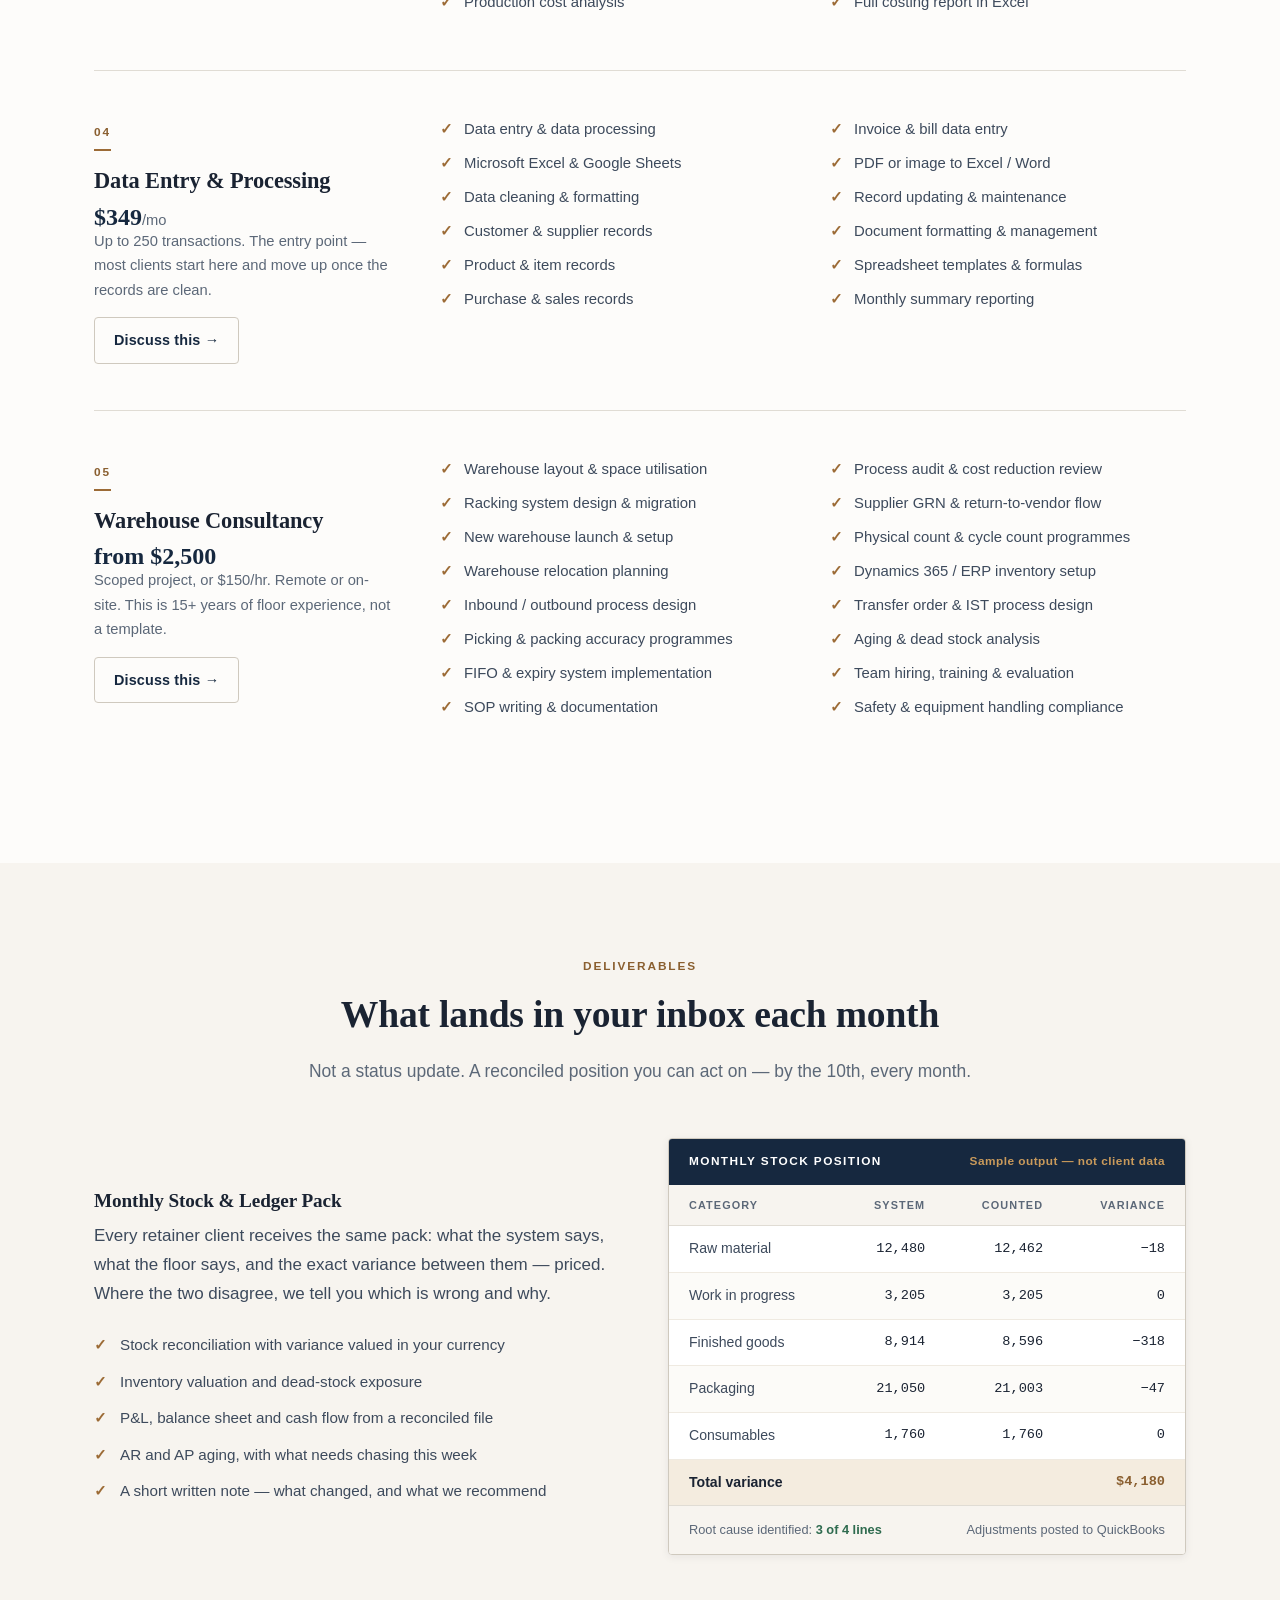
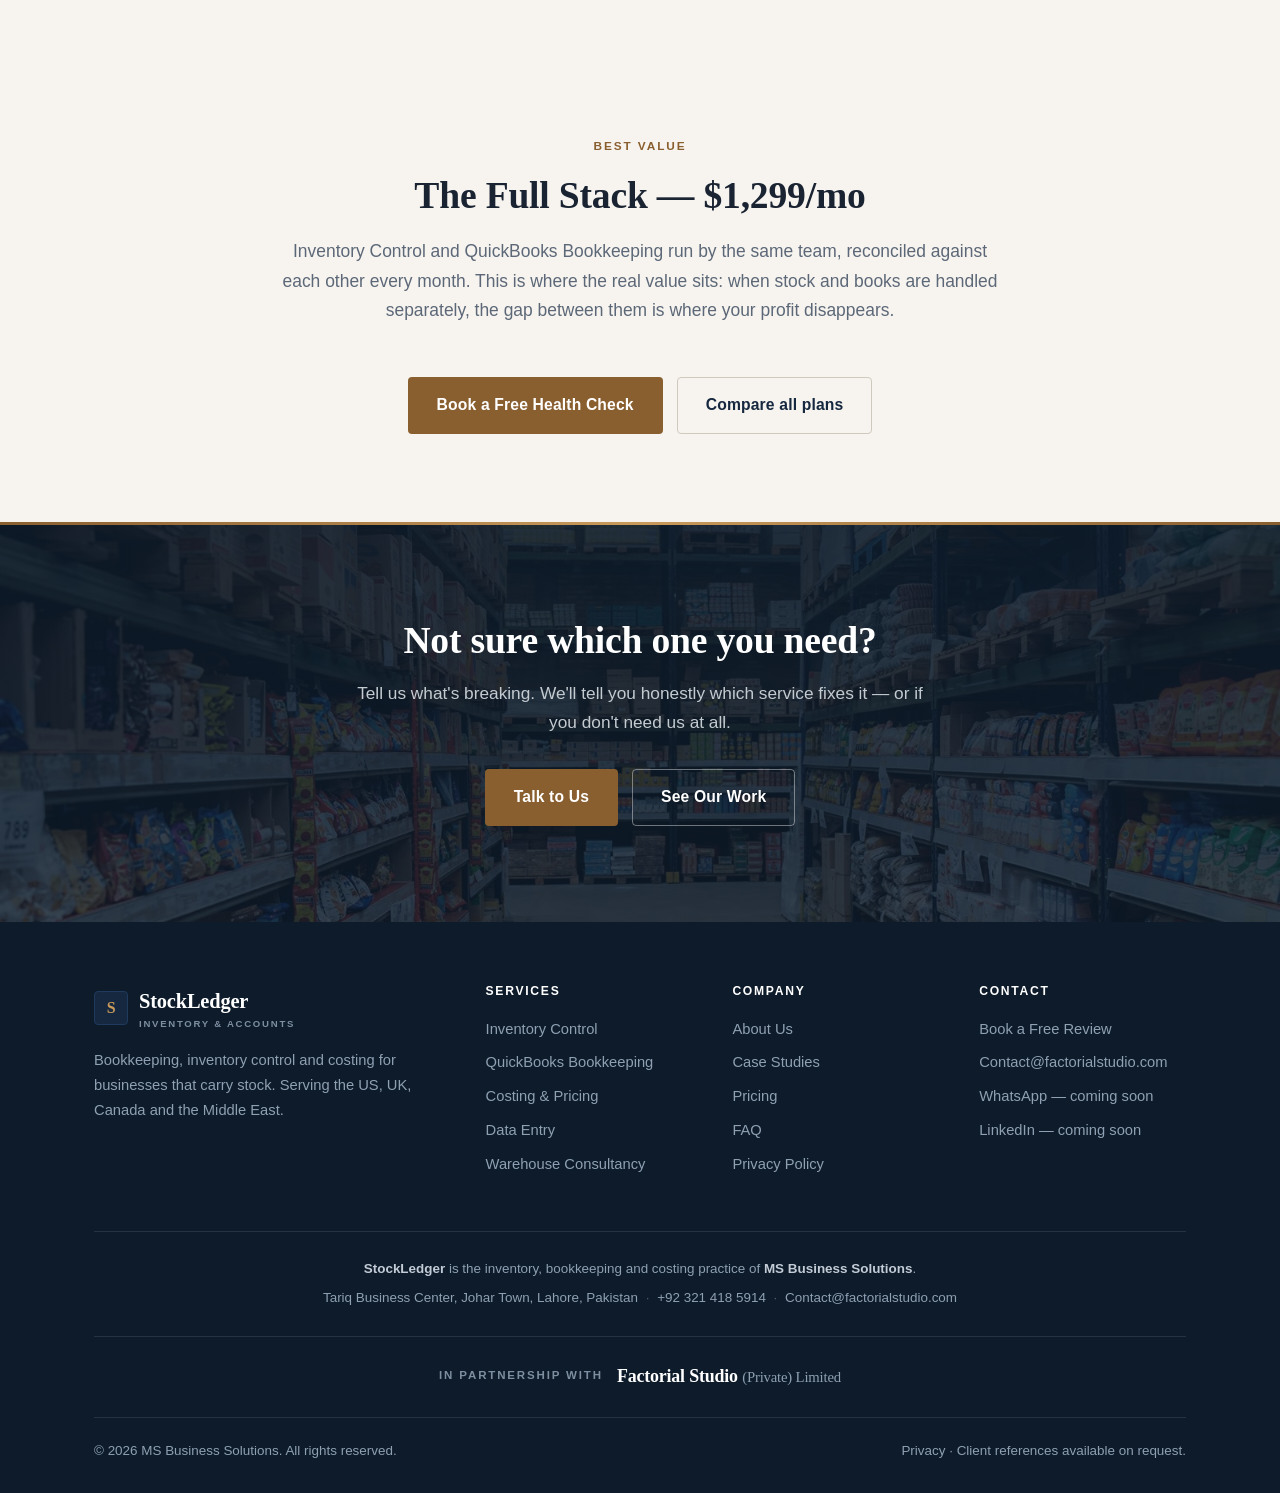
<file: services.html>
<!DOCTYPE html>
<html lang="en">
<head>
<meta charset="utf-8">
<meta name="viewport" content="width=device-width, initial-scale=1">
<title>Services — Inventory, Bookkeeping, Costing &amp; Data | StockLedger</title>
<meta name="description" content="Full service list: inventory control, QuickBooks bookkeeping, product costing, data entry and warehouse consultancy. Flat monthly pricing in USD.">
<meta name="theme-color" content="#16283f">
<link rel="stylesheet" href="assets/styles.css">
<!-- Canonical base is the live GitHub Pages URL. If a dedicated domain is bought
     later, replace it here, in sitemap.xml, robots.txt and the form's _next. -->
<link rel="canonical" href="https://factorialstudio.com/commerce-services/services.html">

<!-- Social share card -->
<meta property="og:site_name" content="StockLedger">
<meta property="og:type" content="website">
<meta property="og:locale" content="en_US">
<meta property="og:url" content="https://factorialstudio.com/commerce-services/services.html">
<meta property="og:title" content="Services - Inventory, Bookkeeping, Costing & Data">
<meta property="og:description" content="Five service lines: inventory control, QuickBooks bookkeeping, product costing, data entry and warehouse consultancy. Flat monthly pricing in USD.">
<meta property="og:image" content="https://factorialstudio.com/commerce-services/assets/img/og-cover.jpg">
<meta property="og:image:width" content="1200">
<meta property="og:image:height" content="630">
<meta property="og:image:alt" content="StockLedger - bookkeeping, inventory control and costing for businesses that carry stock.">
<meta name="twitter:card" content="summary_large_image">
<meta name="twitter:title" content="Services - Inventory, Bookkeeping, Costing & Data">
<meta name="twitter:description" content="Five service lines: inventory control, QuickBooks bookkeeping, product costing, data entry and warehouse consultancy. Flat monthly pricing in USD.">
<meta name="twitter:image" content="https://factorialstudio.com/commerce-services/assets/img/og-cover.jpg">
<link rel="icon" href="data:image/svg+xml,<svg xmlns='http://www.w3.org/2000/svg' viewBox='0 0 32 32'><rect width='32' height='32' rx='4' fill='%2316283f'/><text x='16' y='23' font-family='Georgia,serif' font-size='19' font-weight='700' fill='%23c99a5b' text-anchor='middle'>S</text></svg>">
</head>
<body>

<a class="skip-link" href="#main">Skip to main content</a>

<header class="site-head">
  <div class="wrap nav">
    <a class="brand" href="index.html">
      <span class="brand-mark">S</span>
      <span>StockLedger<small>Inventory &amp; Accounts</small></span>
    </a>
    <nav class="nav-links" id="navLinks">
      <a href="services.html" class="active">Services</a>
      <a href="case-studies.html">Case Studies</a>
      <a href="index.html#pricing">Pricing</a>
      <a href="about.html">About</a>
      <a href="index.html#faq">FAQ</a>
      <a class="nav-menu-cta" href="contact.html">Book a Free Review</a>
      <a class="nav-menu-phone" href="tel:+923214185914">✆&nbsp; +92 321 418 5914</a>
    </nav>
    <div class="nav-cta">
      <a class="nav-phone" href="tel:+923214185914"><span>✆</span>+92 321 418 5914</a>
      <a class="btn btn-primary btn-sm" href="contact.html">Book a Free Review</a>
      <button class="nav-toggle" id="navToggle" aria-label="Menu" aria-expanded="false" aria-controls="navLinks">☰</button>
    </div>
  </div>
</header>

<main id="main">

<section class="page-hero photo-band bg-wh-retail">
  <div class="wrap">
    <span class="eyebrow">Services</span>
    <h1>Everything we handle, in full</h1>
    <p>
      Five service lines. Take one, or take the stack. Every engagement starts with the
      same free health check so you know what you're buying before you buy it.
    </p>
  </div>
</section>

<section>
  <div class="wrap">

    <!-- INVENTORY -->
    <div class="svc-block" id="inventory">
      <div class="svc-side">
        <span class="eyebrow">01</span>
        <h2>Inventory Control</h2>
        <div class="price">$649<small>/mo</small></div>
        <p>Up to 1,500 SKUs. For distributors, e-commerce sellers and small manufacturers whose stock numbers can't be trusted.</p>
        <a class="btn btn-ghost btn-sm" href="contact.html">Discuss this →</a>
      </div>
      <div>
        <ul class="svc-list">
          <li>Product &amp; SKU creation</li>
          <li>SKU &amp; item code management</li>
          <li>Categories &amp; sub-categories</li>
          <li>Units of measure (UOM) setup</li>
          <li>Inventory data entry</li>
          <li>Stock in / stock out records</li>
          <li>Stock adjustments</li>
          <li>Stock transfers between sites</li>
          <li>Purchase &amp; sales inventory records</li>
          <li>Stock reconciliation (system vs physical)</li>
          <li>Inventory tracking</li>
          <li>Low-stock monitoring</li>
          <li>Dead &amp; slow-moving stock reports</li>
          <li>FIFO &amp; expiry monitoring</li>
          <li>Inventory valuation</li>
          <li>Warehouse &amp; store inventory records</li>
          <li>Inventory reports in Excel</li>
          <li>QuickBooks inventory setup &amp; management</li>
        </ul>
      </div>
    </div>

    <!-- BOOKKEEPING -->
    <div class="svc-block" id="bookkeeping">
      <div class="svc-side">
        <span class="eyebrow">02</span>
        <h2>QuickBooks Bookkeeping</h2>
        <div class="price">$749<small>/mo</small></div>
        <p>QuickBooks Online &amp; Desktop. Up to 2 bank accounts and 1 credit card. Cleanup and catch-up quoted separately.</p>
        <a class="btn btn-ghost btn-sm" href="contact.html">Discuss this →</a>
      </div>
      <div>
        <ul class="svc-list">
          <li>QuickBooks company setup</li>
          <li>Chart of accounts setup</li>
          <li>Customer &amp; vendor setup</li>
          <li>Product &amp; service setup</li>
          <li>Inventory setup in QuickBooks</li>
          <li>Bank account setup &amp; feeds</li>
          <li>Bank reconciliation</li>
          <li>Credit card reconciliation</li>
          <li>Income &amp; expense categorisation</li>
          <li>Invoice &amp; bill entry</li>
          <li>Accounts receivable (AR)</li>
          <li>Accounts payable (AP)</li>
          <li>QuickBooks cleanup &amp; catch-up</li>
          <li>Monthly bookkeeping &amp; close</li>
          <li>Profit &amp; loss and balance sheet</li>
          <li>Cash flow reports</li>
          <li>Inventory reports</li>
          <li>Year-end pack for your accountant</li>
        </ul>
      </div>
    </div>

    <!-- COSTING -->
    <div class="svc-block" id="costing">
      <div class="svc-side">
        <span class="eyebrow">03</span>
        <h2>Costing &amp; Pricing Analysis</h2>
        <div class="price">from $895</div>
        <p>One-time project. Delivered as a working Excel model you own and can re-run yourself as inputs change.</p>
        <a class="btn btn-ghost btn-sm" href="contact.html">Discuss this →</a>
      </div>
      <div>
        <ul class="svc-list">
          <li>Product costing</li>
          <li>Manufacturing costing</li>
          <li>Material costing</li>
          <li>Labour costing</li>
          <li>Direct &amp; indirect cost calculation</li>
          <li>Overhead cost allocation</li>
          <li>Per-unit cost calculation</li>
          <li>Production cost analysis</li>
          <li>Job &amp; project costing</li>
          <li>Contractor costing</li>
          <li>Purchase cost analysis</li>
          <li>Selling price build-up</li>
          <li>Cost vs. actual variance analysis</li>
          <li>Profit margin analysis by SKU</li>
          <li>Break-even calculation</li>
          <li>Full costing report in Excel</li>
        </ul>
      </div>
    </div>

    <!-- DATA -->
    <div class="svc-block" id="data">
      <div class="svc-side">
        <span class="eyebrow">04</span>
        <h2>Data Entry &amp; Processing</h2>
        <div class="price">$349<small>/mo</small></div>
        <p>Up to 250 transactions. The entry point — most clients start here and move up once the records are clean.</p>
        <a class="btn btn-ghost btn-sm" href="contact.html">Discuss this →</a>
      </div>
      <div>
        <ul class="svc-list">
          <li>Data entry &amp; data processing</li>
          <li>Microsoft Excel &amp; Google Sheets</li>
          <li>Data cleaning &amp; formatting</li>
          <li>Customer &amp; supplier records</li>
          <li>Product &amp; item records</li>
          <li>Purchase &amp; sales records</li>
          <li>Invoice &amp; bill data entry</li>
          <li>PDF or image to Excel / Word</li>
          <li>Record updating &amp; maintenance</li>
          <li>Document formatting &amp; management</li>
          <li>Spreadsheet templates &amp; formulas</li>
          <li>Monthly summary reporting</li>
        </ul>
      </div>
    </div>

    <!-- CONSULTANCY -->
    <div class="svc-block" id="consultancy">
      <div class="svc-side">
        <span class="eyebrow">05</span>
        <h2>Warehouse Consultancy</h2>
        <div class="price">from $2,500</div>
        <p>Scoped project, or $150/hr. Remote or on-site. This is 15+ years of floor experience, not a template.</p>
        <a class="btn btn-ghost btn-sm" href="contact.html">Discuss this →</a>
      </div>
      <div>
        <ul class="svc-list">
          <li>Warehouse layout &amp; space utilisation</li>
          <li>Racking system design &amp; migration</li>
          <li>New warehouse launch &amp; setup</li>
          <li>Warehouse relocation planning</li>
          <li>Inbound / outbound process design</li>
          <li>Picking &amp; packing accuracy programmes</li>
          <li>FIFO &amp; expiry system implementation</li>
          <li>SOP writing &amp; documentation</li>
          <li>Process audit &amp; cost reduction review</li>
          <li>Supplier GRN &amp; return-to-vendor flow</li>
          <li>Physical count &amp; cycle count programmes</li>
          <li>Dynamics 365 / ERP inventory setup</li>
          <li>Transfer order &amp; IST process design</li>
          <li>Aging &amp; dead stock analysis</li>
          <li>Team hiring, training &amp; evaluation</li>
          <li>Safety &amp; equipment handling compliance</li>
        </ul>
      </div>
    </div>

  </div>
</section>

<!-- WHAT YOU ACTUALLY RECEIVE -->
<section class="sec-soft">
  <div class="wrap">
    <div class="sec-head center">
      <span class="eyebrow">Deliverables</span>
      <h2>What lands in your inbox each month</h2>
      <p>Not a status update. A reconciled position you can act on — by the 10th, every month.</p>
    </div>

    <div class="split">
      <div>
        <h3>Monthly Stock &amp; Ledger Pack</h3>
        <p>
          Every retainer client receives the same pack: what the system says, what the
          floor says, and the exact variance between them — priced. Where the two
          disagree, we tell you which is wrong and why.
        </p>
        <ul style="list-style:none; padding:0; margin:24px 0 0;">
          <li style="position:relative;padding-left:26px;margin-bottom:11px;font-size:.95rem;"><span style="position:absolute;left:0;color:var(--bronze);font-weight:800;">✓</span>Stock reconciliation with variance valued in your currency</li>
          <li style="position:relative;padding-left:26px;margin-bottom:11px;font-size:.95rem;"><span style="position:absolute;left:0;color:var(--bronze);font-weight:800;">✓</span>Inventory valuation and dead-stock exposure</li>
          <li style="position:relative;padding-left:26px;margin-bottom:11px;font-size:.95rem;"><span style="position:absolute;left:0;color:var(--bronze);font-weight:800;">✓</span>P&amp;L, balance sheet and cash flow from a reconciled file</li>
          <li style="position:relative;padding-left:26px;margin-bottom:11px;font-size:.95rem;"><span style="position:absolute;left:0;color:var(--bronze);font-weight:800;">✓</span>AR and AP aging, with what needs chasing this week</li>
          <li style="position:relative;padding-left:26px;margin-bottom:0;font-size:.95rem;"><span style="position:absolute;left:0;color:var(--bronze);font-weight:800;">✓</span>A short written note — what changed, and what we recommend</li>
        </ul>
      </div>

      <div class="mock">
        <div class="mock-top">
          <span>Monthly Stock Position</span>
          <span>Sample output — not client data</span>
        </div>
        <table>
          <thead>
            <tr><th>Category</th><th class="r">System</th><th class="r">Counted</th><th class="r">Variance</th></tr>
          </thead>
          <tbody>
            <tr><td>Raw material</td><td class="r n">12,480</td><td class="r n">12,462</td><td class="r n">−18</td></tr>
            <tr><td>Work in progress</td><td class="r n">3,205</td><td class="r n">3,205</td><td class="r n">0</td></tr>
            <tr><td>Finished goods</td><td class="r n">8,914</td><td class="r n">8,596</td><td class="r n">−318</td></tr>
            <tr><td>Packaging</td><td class="r n">21,050</td><td class="r n">21,003</td><td class="r n">−47</td></tr>
            <tr><td>Consumables</td><td class="r n">1,760</td><td class="r n">1,760</td><td class="r n">0</td></tr>
            <tr class="total"><td>Total variance</td><td class="r n"></td><td class="r n"></td><td class="r n">$4,180</td></tr>
          </tbody>
        </table>
        <div class="mock-foot">
          <span>Root cause identified: <strong>3 of 4 lines</strong></span>
          <span>Adjustments posted to QuickBooks</span>
        </div>
      </div>
    </div>
  </div>
</section>

<!-- BUNDLE -->
<section class="sec-soft">
  <div class="wrap">
    <div class="sec-head center">
      <span class="eyebrow">Best Value</span>
      <h2>The Full Stack — $1,299/mo</h2>
      <p>
        Inventory Control and QuickBooks Bookkeeping run by the same team, reconciled
        against each other every month. This is where the real value sits: when stock and
        books are handled separately, the gap between them is where your profit disappears.
      </p>
    </div>
    <div class="btn-row" style="justify-content:center;">
      <a class="btn btn-primary" href="contact.html">Book a Free Health Check</a>
      <a class="btn btn-ghost" href="index.html#pricing">Compare all plans</a>
    </div>
  </div>
</section>

<section class="cta-band photo-band bg-wh-grocery">
  <div class="wrap">
    <h2>Not sure which one you need?</h2>
    <p>Tell us what's breaking. We'll tell you honestly which service fixes it — or if you don't need us at all.</p>
    <div class="btn-row">
      <a class="btn btn-primary" href="contact.html">Talk to Us</a>
      <a class="btn btn-outline-light" href="case-studies.html">See Our Work</a>
    </div>
  </div>
</section>

</main>

<footer class="site-foot">
  <div class="wrap">
    <div class="foot-grid">
      <div>
        <a class="brand" href="index.html">
          <span class="brand-mark">S</span>
          <span>StockLedger<small>Inventory &amp; Accounts</small></span>
        </a>
        <p style="max-width:320px;">Bookkeeping, inventory control and costing for businesses that carry stock. Serving the US, UK, Canada and the Middle East.</p>
      </div>
      <div>
        <h4>Services</h4>
        <ul>
          <li><a href="services.html#inventory">Inventory Control</a></li>
          <li><a href="services.html#bookkeeping">QuickBooks Bookkeeping</a></li>
          <li><a href="services.html#costing">Costing &amp; Pricing</a></li>
          <li><a href="services.html#data">Data Entry</a></li>
          <li><a href="services.html#consultancy">Warehouse Consultancy</a></li>
        </ul>
      </div>
      <div>
        <h4>Company</h4>
        <ul>
          <li><a href="about.html">About Us</a></li>
          <li><a href="case-studies.html">Case Studies</a></li>
          <li><a href="index.html#pricing">Pricing</a></li>
          <li><a href="index.html#faq">FAQ</a></li>
          <li><a href="privacy.html">Privacy Policy</a></li>
        </ul>
      </div>
      <div>
        <h4>Contact</h4>
        <ul>
          <li><a href="contact.html">Book a Free Review</a></li>
          <li><a href="mailto:Contact@factorialstudio.com">Contact@factorialstudio.com</a></li>
          <!-- TODO: restore as <a href="..."> once the real URLs exist. -->
          <li>WhatsApp &mdash; coming soon</li>
          <li>LinkedIn &mdash; coming soon</li>
        </ul>
      </div>
    </div>
    <div class="foot-legal">
      <p>
        <b>StockLedger</b> is the inventory, bookkeeping and costing practice of
        <b>MS Business Solutions</b>.
      </p>
      <p>
        Tariq Business Center, Johar Town, Lahore, Pakistan
        <span class="foot-sep">·</span> <a href="tel:+923214185914">+92 321 418 5914</a>
        <span class="foot-sep">·</span> <a href="mailto:Contact@factorialstudio.com">Contact@factorialstudio.com</a>
      </p>
    </div>

    <div class="foot-partner">
      <span class="foot-partner-label">In partnership with</span>
      <span class="foot-partner-name">Factorial Studio <em>(Private) Limited</em></span>
    </div>

    <div class="foot-bot">
      <span>© 2026 MS Business Solutions. All rights reserved.</span>
      <span><a href="privacy.html">Privacy</a> · Client references available on request.</span>
    </div>
  </div>
</footer>

<script>
  (function () {
    var t = document.getElementById('navToggle');
    var l = document.getElementById('navLinks');
    if (!t || !l) return;
    t.addEventListener('click', function () {
      var open = l.classList.toggle('open');
      t.setAttribute('aria-expanded', open ? 'true' : 'false');
    });
  })();
</script>
<script src="assets/vera.js" defer></script>
</body>
</html>
</file>
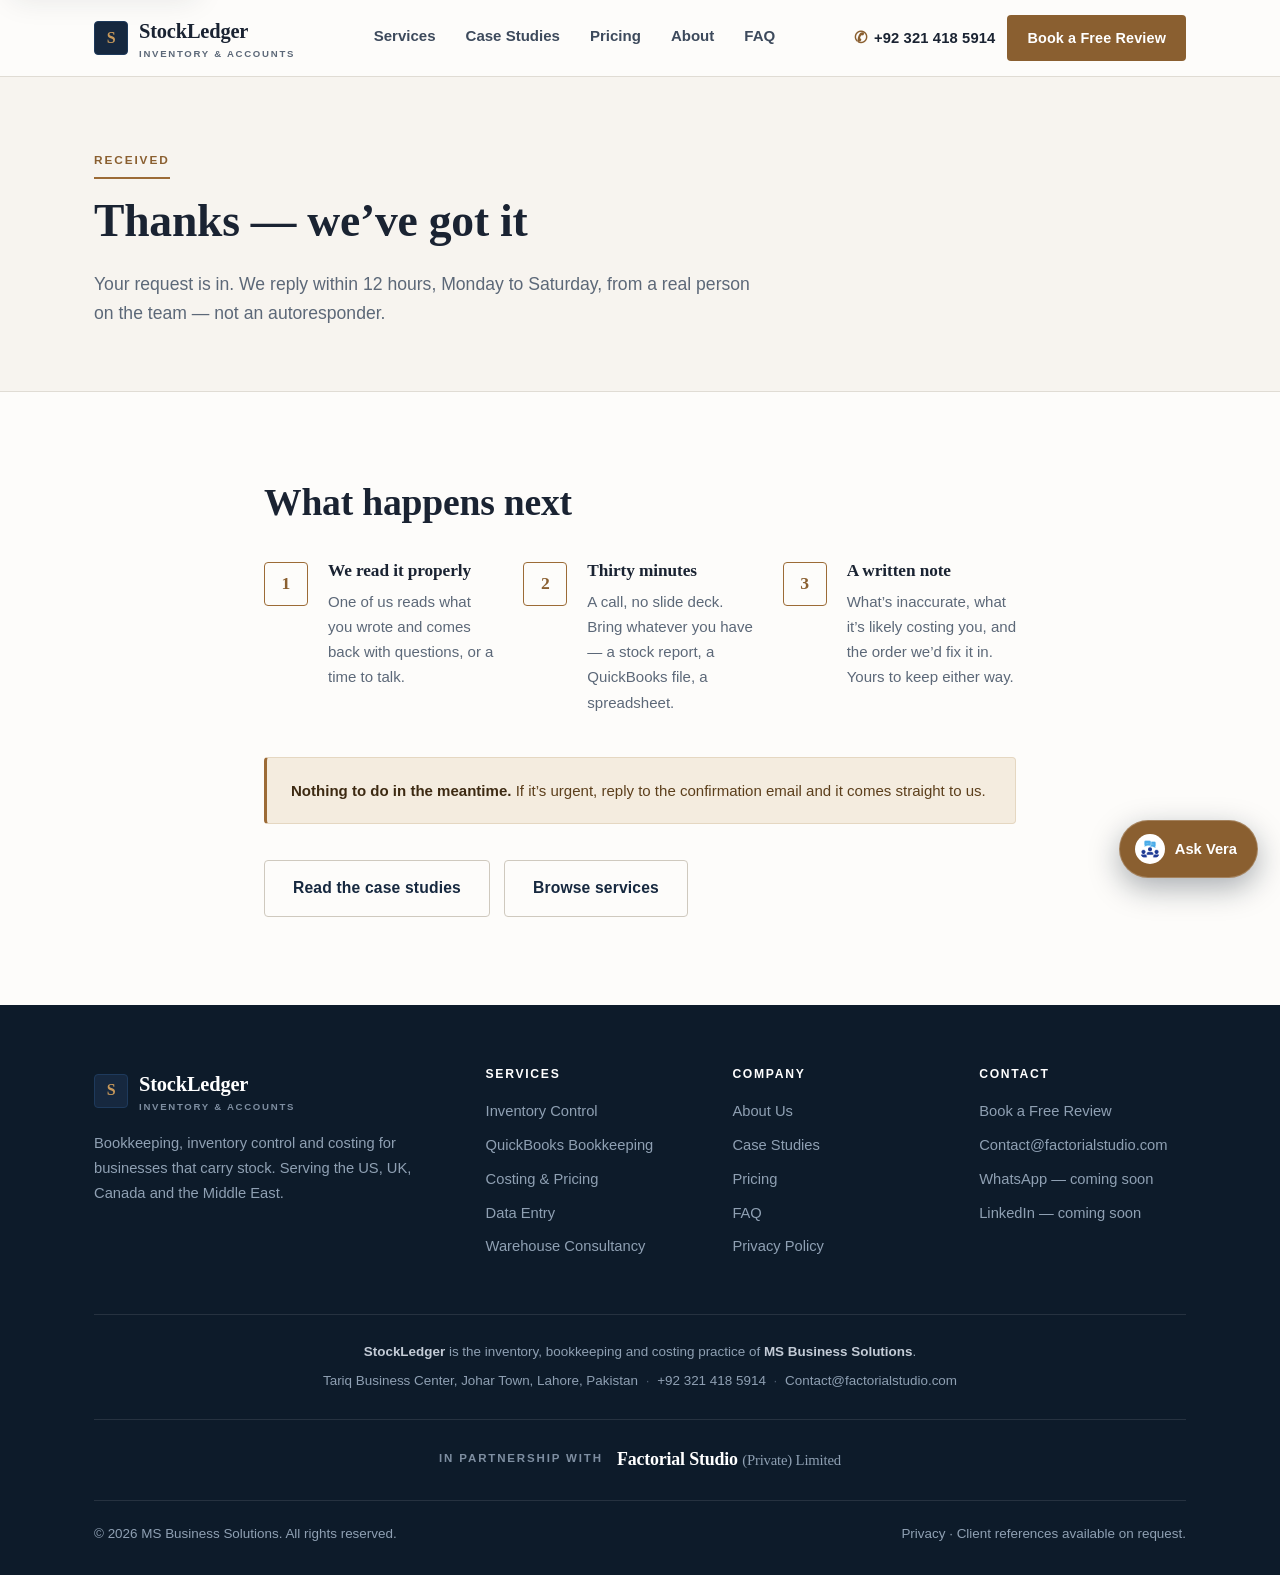
<file: thanks.html>
<!DOCTYPE html>
<html lang="en">
<head>
<meta charset="utf-8">
<meta name="viewport" content="width=device-width, initial-scale=1">
<title>Request received | StockLedger</title>
<meta name="description" content="Your inventory health check request has been received. We reply within 12 hours, Monday to Saturday.">
<meta name="theme-color" content="#16283f">
<link rel="stylesheet" href="assets/styles.css">
<meta name="robots" content="noindex, follow">
</head>
<body>

<a class="skip-link" href="#main">Skip to main content</a>

<header class="site-head">
  <div class="wrap nav">
    <a class="brand" href="index.html">
      <span class="brand-mark">S</span>
      <span>StockLedger<small>Inventory &amp; Accounts</small></span>
    </a>
    <nav class="nav-links" id="navLinks">
      <a href="services.html">Services</a>
      <a href="case-studies.html">Case Studies</a>
      <a href="index.html#pricing">Pricing</a>
      <a href="about.html">About</a>
      <a href="index.html#faq">FAQ</a>
      <a class="nav-menu-cta" href="contact.html">Book a Free Review</a>
      <a class="nav-menu-phone" href="tel:+923214185914">✆&nbsp; +92 321 418 5914</a>
    </nav>
    <div class="nav-cta">
      <a class="nav-phone" href="tel:+923214185914"><span>✆</span>+92 321 418 5914</a>
      <a class="btn btn-primary btn-sm" href="contact.html">Book a Free Review</a>
      <button class="nav-toggle" id="navToggle" aria-label="Menu" aria-expanded="false" aria-controls="navLinks">☰</button>
    </div>
  </div>
</header>

<main id="main">

<section class="page-hero">
  <div class="wrap">
    <span class="eyebrow">Received</span>
    <h1>Thanks &mdash; we&rsquo;ve got it</h1>
    <p>
      Your request is in. We reply within 12 hours, Monday to Saturday, from a real
      person on the team &mdash; not an autoresponder.
    </p>
  </div>
</section>

<section>
  <div class="wrap-narrow">
    <h2>What happens next</h2>

    <div class="grid g-3" style="margin-top:34px;">
      <div class="step">
        <div class="step-n">1</div>
        <h3>We read it properly</h3>
        <p>One of us reads what you wrote and comes back with questions, or a time to talk.</p>
      </div>
      <div class="step">
        <div class="step-n">2</div>
        <h3>Thirty minutes</h3>
        <p>A call, no slide deck. Bring whatever you have &mdash; a stock report, a QuickBooks file, a spreadsheet.</p>
      </div>
      <div class="step">
        <div class="step-n">3</div>
        <h3>A written note</h3>
        <p>What&rsquo;s inaccurate, what it&rsquo;s likely costing you, and the order we&rsquo;d fix it in. Yours to keep either way.</p>
      </div>
    </div>

    <div class="note-box" style="margin-top:42px;">
      <strong>Nothing to do in the meantime.</strong> If it&rsquo;s urgent, reply to the
      confirmation email and it comes straight to us.
    </div>

    <div class="btn-row" style="margin-top:36px;">
      <a class="btn btn-ghost" href="case-studies.html">Read the case studies</a>
      <a class="btn btn-ghost" href="services.html">Browse services</a>
    </div>
  </div>
</section>

</main>

<footer class="site-foot">
  <div class="wrap">
    <div class="foot-grid">
      <div>
        <a class="brand" href="index.html">
          <span class="brand-mark">S</span>
          <span>StockLedger<small>Inventory &amp; Accounts</small></span>
        </a>
        <p style="max-width:320px;">Bookkeeping, inventory control and costing for businesses that carry stock. Serving the US, UK, Canada and the Middle East.</p>
      </div>
      <div>
        <h4>Services</h4>
        <ul>
          <li><a href="services.html#inventory">Inventory Control</a></li>
          <li><a href="services.html#bookkeeping">QuickBooks Bookkeeping</a></li>
          <li><a href="services.html#costing">Costing &amp; Pricing</a></li>
          <li><a href="services.html#data">Data Entry</a></li>
          <li><a href="services.html#consultancy">Warehouse Consultancy</a></li>
        </ul>
      </div>
      <div>
        <h4>Company</h4>
        <ul>
          <li><a href="about.html">About Us</a></li>
          <li><a href="case-studies.html">Case Studies</a></li>
          <li><a href="index.html#pricing">Pricing</a></li>
          <li><a href="index.html#faq">FAQ</a></li>
          <li><a href="privacy.html">Privacy Policy</a></li>
        </ul>
      </div>
      <div>
        <h4>Contact</h4>
        <ul>
          <li><a href="contact.html">Book a Free Review</a></li>
          <li><a href="mailto:Contact@factorialstudio.com">Contact@factorialstudio.com</a></li>
          <!-- TODO: restore as <a href="..."> once the real URLs exist. -->
          <li>WhatsApp &mdash; coming soon</li>
          <li>LinkedIn &mdash; coming soon</li>
        </ul>
      </div>
    </div>
    <div class="foot-legal">
      <p>
        <b>StockLedger</b> is the inventory, bookkeeping and costing practice of
        <b>MS Business Solutions</b>.
      </p>
      <p>
        Tariq Business Center, Johar Town, Lahore, Pakistan
        <span class="foot-sep">·</span> <a href="tel:+923214185914">+92 321 418 5914</a>
        <span class="foot-sep">·</span> <a href="mailto:Contact@factorialstudio.com">Contact@factorialstudio.com</a>
      </p>
    </div>

    <div class="foot-partner">
      <span class="foot-partner-label">In partnership with</span>
      <span class="foot-partner-name">Factorial Studio <em>(Private) Limited</em></span>
    </div>

    <div class="foot-bot">
      <span>© 2026 MS Business Solutions. All rights reserved.</span>
      <span><a href="privacy.html">Privacy</a> · Client references available on request.</span>
    </div>
  </div>
</footer>

<script>
  (function () {
    var t = document.getElementById('navToggle');
    var l = document.getElementById('navLinks');
    if (!t || !l) return;
    t.addEventListener('click', function () {
      var open = l.classList.toggle('open');
      t.setAttribute('aria-expanded', open ? 'true' : 'false');
    });
  })();
</script>
<script src="assets/vera.js" defer></script>
</body>
</html>
</file>
<file: assets/styles.css>
/* ==========================================================================
   StockLedger — Design System
   Direction: established accounting / commerce firm.
   Deep navy + bronze, serif headings, cream ground, restrained corners.
   Self-contained. No CDN, no build step, no external fonts.
   ========================================================================== */

:root {
  /* Brand — navy */
  --navy-900: #0d1b2a;
  --navy-800: #16283f;
  --navy-700: #1e3a5c;
  --navy-600: #2c4f74;

  /* Accent — bronze / ledger gold */
  --bronze: #9c6b36;
  --bronze-dark: #8a5f30;
  --bronze-deep: #744f27;
  --bronze-light: #c99a5b;
  --bronze-soft: #f4ecdf;

  /* Signals */
  --red: #9b2c2c;
  --red-soft: #fbeaea;
  --green: #2f6b4f;
  --green-soft: #e8f1ec;

  /* Neutrals — warm, paper-like */
  --ink: #1a2332;
  --ink-2: #3d4a5c;
  --ink-3: #5c6878;
  --line: #e0dcd4;
  --line-strong: #cfc9be;
  --bg: #fdfcfa;
  --bg-soft: #f7f4ef;
  --bg-tint: #efeae1;

  /* System */
  --radius: 4px;
  --radius-sm: 3px;
  --shadow-sm: 0 1px 2px rgba(26, 35, 50, .06);
  --shadow: 0 2px 8px rgba(26, 35, 50, .07);
  --shadow-lg: 0 10px 30px rgba(26, 35, 50, .10);

  --wrap: 1140px;
  --serif: Georgia, "Iowan Old Style", "Times New Roman", "Liberation Serif", serif;
  --sans: -apple-system, BlinkMacSystemFont, "Segoe UI", Roboto, "Helvetica Neue", Arial, sans-serif;
  --font-num: "SF Mono", "Segoe UI Mono", "Roboto Mono", ui-monospace, monospace;
}

/* ---------- Reset ---------- */
*, *::before, *::after { box-sizing: border-box; }
html { scroll-behavior: smooth; -webkit-text-size-adjust: 100%; }
body {
  margin: 0;
  font-family: var(--sans);
  font-size: 17px;
  line-height: 1.68;
  color: var(--ink-2);
  background: var(--bg);
  -webkit-font-smoothing: antialiased;
}
/* height:auto is the required companion to the width/height attributes on every
   <img>. Without it the height attribute acts as a presentational hint, which wins
   over `aspect-ratio` (that only applies when height is auto) and leaves images
   rendered at their full natural height: the About portraits became a 262x1100
   sliver, the case cards ignored their 16/10 crop, and the case figures stretched.
   Rules that set an explicit height (.person-photo, .video-poster, the icon images)
   are class selectors and still win over this. */
img { max-width: 100%; height: auto; display: block; }
picture { display: block; }
a { color: inherit; }

/* Keyboard focus — visible on every interactive element, never on mouse click. */
:focus-visible {
  outline: 2px solid var(--bronze-dark);
  outline-offset: 3px;
  border-radius: var(--radius-sm);
}
.photo-band :focus-visible, .hero-dark :focus-visible,
.sec-dark :focus-visible, .site-foot :focus-visible {
  outline-color: var(--bronze-light);
}

/* Visually hidden, still read by screen readers. */
.sr-only {
  position: absolute; width: 1px; height: 1px; padding: 0; margin: -1px;
  overflow: hidden; clip: rect(0 0 0 0); clip-path: inset(50%); white-space: nowrap; border: 0;
}

/* Skip link — first tab stop on every page. */
.skip-link {
  position: absolute; left: 12px; top: -60px; z-index: 100;
  background: var(--navy-800); color: #fff; text-decoration: none;
  padding: 12px 20px; border-radius: var(--radius);
  font-size: .92rem; font-weight: 650; box-shadow: var(--shadow-lg);
  transition: top .16s ease;
}
.skip-link:focus { top: 12px; }
h1, h2, h3, h4 {
  font-family: var(--serif);
  color: var(--ink);
  line-height: 1.22;
  margin: 0 0 .5em;
  letter-spacing: -.005em;
  font-weight: 700;
}
h1 { font-size: clamp(2.1rem, 4.8vw, 3.35rem); line-height: 1.14; }
h2 { font-size: clamp(1.65rem, 3.4vw, 2.35rem); }
h3 { font-size: 1.2rem; }
p { margin: 0 0 1em; }
ul { margin: 0 0 1em; padding-left: 1.15em; }
li { margin-bottom: .4em; }

/* ---------- Layout ---------- */
.wrap { max-width: var(--wrap); margin: 0 auto; padding: 0 24px; }
.wrap-narrow { max-width: 800px; margin: 0 auto; padding: 0 24px; }
section { padding: 88px 0; }
.sec-soft { background: var(--bg-soft); }
.sec-dark { background: var(--navy-800); color: #c3cbd6; }
.sec-dark h2, .sec-dark h3 { color: #fff; }

.sec-head { max-width: 720px; margin-bottom: 52px; }
.sec-head.center { margin-left: auto; margin-right: auto; text-align: center; }
.sec-head p { font-size: 1.09rem; color: var(--ink-3); margin-bottom: 0; }

.eyebrow {
  display: inline-block;
  font-family: var(--sans);
  font-size: .74rem;
  font-weight: 700;
  letter-spacing: .16em;
  text-transform: uppercase;
  color: var(--bronze-dark);
  margin-bottom: 16px;
  padding-bottom: 6px;
  border-bottom: 2px solid var(--bronze);
}
.sec-dark .eyebrow { color: var(--bronze-light); border-bottom-color: var(--bronze); }
.sec-head.center .eyebrow { border-bottom: 0; padding-bottom: 0; }

.grid { display: grid; gap: 26px; }
/* Grid items default to min-width:auto, so the widest unbreakable content inside a
   column (the ledger card's SKU rows, a long <option>) can push the track past the
   viewport on narrow phones. Let tracks shrink and the text wrap instead. */
.grid > *, .hero-grid > *, .split > *, .video-grid > *, .recon-row > * { min-width: 0; }
.g-2 { grid-template-columns: repeat(2, 1fr); }
.g-3 { grid-template-columns: repeat(3, 1fr); }
.g-4 { grid-template-columns: repeat(4, 1fr); }

/* ---------- Buttons ---------- */
.btn {
  display: inline-flex; align-items: center; gap: 9px;
  padding: 14px 28px;
  border-radius: var(--radius);
  font-family: var(--sans);
  font-size: .98rem; font-weight: 650;
  letter-spacing: .01em;
  text-decoration: none;
  border: 1.5px solid transparent;
  cursor: pointer;
  transition: background .18s ease, color .18s ease, border-color .18s ease;
  white-space: nowrap;
}
.btn-primary { background: var(--bronze-dark); color: #fff; }
.btn-primary:hover { background: var(--bronze-deep); }
.btn-ghost { background: transparent; color: var(--navy-800); border-color: var(--line-strong); }
.btn-ghost:hover { border-color: var(--navy-800); background: var(--bg-tint); }
.btn-navy { background: var(--navy-800); color: #fff; }
.btn-navy:hover { background: var(--navy-700); }
.btn-outline-light { background: transparent; color: #fff; border-color: rgba(255,255,255,.4); }
.btn-outline-light:hover { background: rgba(255,255,255,.1); border-color: #fff; }
.btn-sm { padding: 10px 19px; font-size: .9rem; }
.btn-row { display: flex; flex-wrap: wrap; gap: 14px; align-items: center; }

/* ---------- Header ---------- */
.site-head {
  position: sticky; top: 0; z-index: 50;
  background: rgba(253, 252, 250, .93);
  backdrop-filter: saturate(180%) blur(10px);
  border-bottom: 1px solid var(--line);
}
.nav { display: flex; align-items: center; justify-content: space-between; height: 76px; }
.brand {
  display: flex; align-items: center; gap: 11px; text-decoration: none;
  font-family: var(--serif); font-weight: 700; font-size: 1.28rem; color: var(--ink);
  letter-spacing: -.01em;
}
.brand-mark {
  width: 34px; height: 34px; border-radius: var(--radius); flex: none;
  background: var(--navy-800); border: 1px solid var(--navy-700);
  display: grid; place-items: center;
  color: var(--bronze-light); font-family: var(--serif); font-size: 1rem; font-weight: 700;
}
.brand small { display: block; font-family: var(--sans); font-size: .6rem; font-weight: 600; letter-spacing: .18em; text-transform: uppercase; color: var(--ink-3); margin-top: -2px; }
.nav-links { display: flex; align-items: center; gap: 30px; }
.nav-links a {
  text-decoration: none; font-size: .94rem; font-weight: 550; color: var(--ink-2);
  transition: color .15s; padding-bottom: 2px; border-bottom: 2px solid transparent;
}
.nav-links a:hover, .nav-links a.active { color: var(--bronze-dark); border-bottom-color: var(--bronze); }
.nav-cta { display: flex; align-items: center; gap: 12px; }
.nav-menu-cta, .nav-menu-phone { display: none; }
.nav-toggle { display: none; background: none; border: 0; font-size: 1.6rem; color: var(--ink); cursor: pointer; padding: 4px 8px; }

/* ---------- Hero ---------- */
.hero {
  background:
    linear-gradient(180deg, var(--bg-soft) 0%, var(--bg) 100%);
  padding: 90px 0 78px;
  border-bottom: 1px solid var(--line);
  position: relative;
}
.hero::before {
  content: ""; position: absolute; inset: 0; pointer-events: none;
  background-image: linear-gradient(var(--line) 1px, transparent 1px);
  background-size: 100% 34px;
  opacity: .35;
  mask-image: linear-gradient(180deg, rgba(0,0,0,.5), transparent 70%);
  -webkit-mask-image: linear-gradient(180deg, rgba(0,0,0,.5), transparent 70%);
}
.hero > .wrap { position: relative; z-index: 1; }
.hero-grid { display: grid; grid-template-columns: 1.08fr .92fr; gap: 58px; align-items: center; }
.hero h1 { margin-bottom: 22px; }
.hero h1 .hl { color: var(--bronze-dark); font-style: italic; }
.hero-sub { font-size: 1.14rem; color: var(--ink-2); max-width: 560px; margin-bottom: 30px; }
.hero-note { font-size: .89rem; color: var(--ink-3); margin-top: 20px; padding-top: 18px; border-top: 1px solid var(--line); }
.hero-note strong { color: var(--ink-2); }

/* Ledger mock */
.hero-card {
  background: #fff; border: 1px solid var(--line-strong); border-radius: var(--radius);
  box-shadow: var(--shadow-lg); overflow: hidden;
}
.hero-card-top {
  background: var(--navy-800); color: #fff; padding: 15px 22px;
  display: flex; align-items: center; justify-content: space-between;
  font-family: var(--sans); font-size: .78rem; font-weight: 600;
  letter-spacing: .1em; text-transform: uppercase;
}
.hero-card-top span:last-child { color: var(--bronze-light); letter-spacing: .04em; }
.hero-card-body { padding: 0; }
.recon-row {
  display: grid; grid-template-columns: 1fr auto auto;
  gap: 16px; align-items: center;
  padding: 13px 22px; border-bottom: 1px solid var(--bg-tint);
  font-size: .92rem;
}
.recon-row:nth-child(even) { background: #fcfbf8; }
.recon-row:last-child { border-bottom: 0; }
.recon-row .sku { font-family: var(--font-num); font-size: .78rem; color: var(--ink-3); letter-spacing: .02em; }
.recon-row .name { color: var(--ink); font-weight: 600; font-size: .93rem; }
.num { font-family: var(--font-num); font-size: .89rem; font-weight: 600; color: var(--ink); }
.num.bad { color: var(--red); }
.num.good { color: var(--green); }
.pill {
  font-family: var(--sans); font-size: .68rem; font-weight: 700;
  padding: 3px 9px; border-radius: var(--radius-sm);
  letter-spacing: .06em; text-transform: uppercase;
}
.pill.fix { background: var(--green-soft); color: var(--green); }
.pill.err { background: var(--red-soft); color: var(--red); }
.hero-card-foot {
  background: var(--bg-soft); padding: 14px 22px; border-top: 1px solid var(--line);
  font-size: .82rem; color: var(--ink-3); display: flex; justify-content: space-between; gap: 12px;
}
.hero-card-foot strong { color: var(--green); }

/* ---------- Trust bar ---------- */
.trust-grid { display: grid; grid-template-columns: repeat(4, 1fr); gap: 20px; text-align: center; }
.trust-grid > div + div { border-left: 1px solid rgba(255,255,255,.12); }
.trust-num { font-family: var(--serif); font-size: 1.9rem; font-weight: 700; color: #fff; line-height: 1.1; }
.trust-num span { color: var(--bronze-light); }
.trust-lbl { font-size: .76rem; color: #8fa0b3; margin-top: 5px; letter-spacing: .1em; text-transform: uppercase; }

/* ---------- Cards ---------- */
.card {
  background: #fff; border: 1px solid var(--line); border-radius: var(--radius);
  padding: 32px 30px;
  transition: border-color .18s, box-shadow .22s ease, transform .22s ease;
}
.card:hover {
  border-color: var(--line-strong); box-shadow: var(--shadow-lg);
  transform: translateY(-5px);
}
.card:hover .card-icon { transform: scale(1.07) rotate(-3deg); }
.card h3 { margin-bottom: 10px; }
.card p { color: var(--ink-3); font-size: .96rem; margin-bottom: 0; }
.card-icon {
  width: 62px; height: 62px; border-radius: var(--radius); margin-bottom: 20px;
  background: var(--bg-soft); border: 1px solid var(--line);
  display: grid; place-items: center;
  transition: transform .25s ease;
}
.card-icon img { width: 40px; height: 40px; display: block; }

/* Tile washes are sampled from each illustration's own dominant hue, then pushed
   to ~94% lightness, so they sit under the artwork without competing with it or
   with the navy/bronze palette. Regenerate these if the artwork is replaced. */
.icon-package            { background: #f7f1eb; border-color: #e9d9cb; }
.icon-book-open          { background: #e8ecfa; border-color: #c4cff0; }
.icon-calculator         { background: #edf5f1; border-color: #d0e4db; }
.icon-warehouse          { background: #e6effb; border-color: #c3d6f1; }
.icon-clipboard-check    { background: #f4f7ea; border-color: #e1eaca; }
.icon-calculator-costing { background: #eaebf8; border-color: #c8ccec; }

/* Problem cards */
.prob-card {
  background: #fff; border: 1px solid var(--line);
  border-top: 3px solid var(--bronze); border-radius: var(--radius); padding: 30px 28px;
}
.prob-card h3 { font-size: 1.08rem; }
.prob-card p { color: var(--ink-3); font-size: .95rem; margin-bottom: 0; }
.prob-quote {
  font-family: var(--serif); font-size: .96rem; font-style: italic; color: var(--ink-2);
  border-top: 1px solid var(--line); margin-top: 18px; padding-top: 16px;
}

/* ---------- Plan / pricing ---------- */
.plan {
  background: #fff; border: 1px solid var(--line); border-radius: var(--radius);
  padding: 34px 28px; display: flex; flex-direction: column; position: relative;
  transition: border-color .18s, box-shadow .22s ease, transform .22s ease;
}
.plan:hover {
  border-color: var(--line-strong); box-shadow: var(--shadow-lg);
  transform: translateY(-5px);
}
.plan.featured { border: 1.5px solid var(--bronze); box-shadow: var(--shadow-lg); }
.plan-tag {
  position: absolute; top: -12px; left: 50%; transform: translateX(-50%);
  background: var(--bronze); color: #fff; font-size: .68rem; font-weight: 700;
  padding: 5px 15px; border-radius: var(--radius-sm);
  letter-spacing: .12em; text-transform: uppercase; white-space: nowrap;
}
.plan h3 { font-size: 1.18rem; margin-bottom: 6px; }
.plan-for { font-size: .85rem; color: var(--ink-3); min-height: 44px; margin-bottom: 20px; }
.price {
  font-family: var(--serif); font-size: 2.15rem; font-weight: 700;
  color: var(--navy-800); line-height: 1;
}
.price small { font-family: var(--sans); font-size: .92rem; font-weight: 500; color: var(--ink-3); }
.price-note { font-size: .81rem; color: var(--ink-3); margin: 9px 0 22px; padding-bottom: 20px; border-bottom: 1px solid var(--line); }
.plan ul { list-style: none; padding: 0; margin: 0 0 26px; flex: 1; }
.plan li { position: relative; padding-left: 25px; font-size: .92rem; color: var(--ink-2); margin-bottom: 10px; }
.plan li::before { content: "✓"; position: absolute; left: 0; top: -1px; color: var(--bronze); font-weight: 800; }
.plan .btn { width: 100%; justify-content: center; }

/* ---------- Case studies ---------- */
.case {
  background: #fff; border: 1px solid var(--line); border-radius: var(--radius);
  overflow: hidden; display: flex; flex-direction: column;
  transition: border-color .18s, box-shadow .22s ease, transform .22s ease;
}
.case:hover {
  border-color: var(--line-strong); box-shadow: var(--shadow-lg);
  transform: translateY(-5px);
}
.case-top { padding: 28px 28px 0; }
.case-tag {
  display: inline-block; font-size: .7rem; font-weight: 700; letter-spacing: .12em;
  text-transform: uppercase; color: var(--bronze-dark);
  border: 1px solid #e5d7c1; background: var(--bronze-soft);
  padding: 4px 10px; border-radius: var(--radius-sm); margin-bottom: 16px;
}
.case h3 { font-size: 1.15rem; margin-bottom: 10px; }
.case-body { padding: 0 28px 26px; flex: 1; }
.case-body p { font-size: .93rem; color: var(--ink-3); margin-bottom: 0; }
.case-metrics { display: grid; grid-template-columns: repeat(2, 1fr); border-top: 1px solid var(--line); background: var(--bg-soft); }
.case-metric { padding: 19px 28px; }
.case-metric + .case-metric { border-left: 1px solid var(--line); }
.case-metric b { display: block; font-family: var(--serif); font-size: 1.4rem; font-weight: 700; color: var(--bronze-dark); }
.case-metric span { font-size: .75rem; color: var(--ink-3); letter-spacing: .06em; text-transform: uppercase; }

/* ---------- Steps ---------- */
.step { position: relative; padding-left: 64px; }
.step-n {
  position: absolute; left: 0; top: 2px;
  width: 44px; height: 44px; border-radius: var(--radius);
  background: transparent; color: var(--bronze-dark);
  border: 1.5px solid var(--bronze);
  display: grid; place-items: center;
  font-family: var(--serif); font-weight: 700; font-size: 1.1rem;
}
.step h3 { font-size: 1.08rem; margin-bottom: 8px; }
.step p { font-size: .94rem; color: var(--ink-3); margin-bottom: 0; }

/* ---------- Testimonials ---------- */
.quote {
  background: #fff; border: 1px solid var(--line); border-radius: var(--radius);
  padding: 32px 30px; display: flex; flex-direction: column;
}
.quote-mark { font-family: var(--serif); font-size: 3rem; line-height: .8; color: var(--bronze); margin-bottom: 14px; }
.quote p { font-family: var(--serif); font-size: 1.02rem; line-height: 1.62; color: var(--ink-2); flex: 1; }
.quote-by { display: flex; align-items: center; gap: 14px; border-top: 1px solid var(--line); padding-top: 20px; margin-top: 10px; }
.avatar {
  width: 46px; height: 46px; border-radius: var(--radius); flex: none;
  background: var(--navy-800); color: var(--bronze-light);
  display: grid; place-items: center; font-family: var(--serif); font-weight: 700; font-size: .98rem;
}
.quote-by b { display: block; color: var(--ink); font-size: .93rem; }
.quote-by span { font-size: .81rem; color: var(--ink-3); }

/* Placeholder state — content still to be collected */
.needs-content { border-style: dashed; border-color: var(--bronze); background: #fdf9f2; }

/* ---------- People ---------- */
.person { display: grid; grid-template-columns: auto 1fr; gap: 24px; align-items: start; }
.person h3 { margin-bottom: 2px; }
.person-role { font-size: .87rem; color: var(--bronze-dark); font-weight: 650; letter-spacing: .04em; text-transform: uppercase; margin-bottom: 14px; }
.person p { font-size: .95rem; color: var(--ink-3); }
.tags { display: flex; flex-wrap: wrap; gap: 7px; margin-top: 16px; }
.tag { font-size: .77rem; font-weight: 600; padding: 4px 11px; border-radius: var(--radius-sm); background: var(--bg-tint); color: var(--ink-2); border: 1px solid var(--line); }

/* ---------- FAQ ---------- */
.faq { border-top: 1px solid var(--line-strong); }
.faq details { border-bottom: 1px solid var(--line); }
.faq summary {
  cursor: pointer; list-style: none; padding: 23px 40px 23px 0;
  font-family: var(--serif); font-weight: 700; color: var(--ink); font-size: 1.06rem; position: relative;
}
.faq summary::-webkit-details-marker { display: none; }
.faq summary:focus-visible { outline-offset: -3px; }
.faq summary::after {
  content: "+"; position: absolute; right: 6px; top: 19px;
  font-family: var(--sans); font-size: 1.45rem; font-weight: 300; color: var(--bronze);
}
.faq details[open] summary::after { content: "−"; }
.faq details p { padding: 0 40px 24px 0; color: var(--ink-3); font-size: .96rem; margin: 0; }

/* ---------- CTA band ---------- */
.cta-band { background: var(--navy-800); color: #fff; text-align: center; padding: 82px 0; position: relative; }
.cta-band::after {
  content: ""; position: absolute; left: 0; right: 0; top: 0; height: 3px;
  background: linear-gradient(90deg, var(--bronze-dark), var(--bronze-light), var(--bronze-dark));
}
.cta-band h2 { color: #fff; margin-bottom: 16px; }
.cta-band p { color: #b9c3d0; font-size: 1.08rem; max-width: 580px; margin: 0 auto 32px; }
.cta-band .btn-row { justify-content: center; }
.cta-fine { font-size: .84rem; color: #8fa0b3; margin-top: 24px; }

/* ---------- Footer ---------- */
.site-foot { background: var(--navy-900); color: #8fa0b3; padding: 62px 0 30px; font-size: .92rem; }
.foot-grid { display: grid; grid-template-columns: 1.7fr 1fr 1fr 1fr; gap: 40px; margin-bottom: 46px; }
.site-foot .brand { color: #fff; margin-bottom: 16px; }
.site-foot .brand small { color: #7e8ea1; }
.site-foot h4 { font-family: var(--sans); color: #fff; font-size: .76rem; letter-spacing: .14em; text-transform: uppercase; margin-bottom: 18px; }
.site-foot ul { list-style: none; padding: 0; margin: 0; }
.site-foot li { margin-bottom: 9px; }
.site-foot a { text-decoration: none; color: #8fa0b3; transition: color .15s; }
.site-foot a:hover { color: var(--bronze-light); }
.foot-legal {
  border-top: 1px solid rgba(255,255,255,.1); padding-top: 26px;
  font-size: .84rem; line-height: 1.7; text-align: center;
}
.foot-legal p { margin: 0 0 6px; }
.foot-legal p:last-child { margin: 0; }
.foot-legal b { color: #c3cbd6; font-weight: 650; }
.foot-legal a { color: #8fa0b3; }
.foot-legal a:hover { color: var(--bronze-light); }
.foot-sep { color: #4d5c6e; margin: 0 4px; }
.foot-bot { border-top: 1px solid rgba(255,255,255,.1); margin-top: 26px; padding-top: 22px; display: flex; justify-content: space-between; flex-wrap: wrap; gap: 12px; font-size: .84rem; }

/* ---------- Sub-page hero ---------- */
.page-hero { background: var(--bg-soft); padding: 68px 0 62px; border-bottom: 1px solid var(--line); }
.page-hero.photo-band { text-align: left; padding: 84px 0 76px; border-bottom: 0; }
.page-hero.photo-band::before {
  background: linear-gradient(100deg, rgba(7,16,28,.95) 0%, rgba(9,20,34,.88) 48%, rgba(11,24,40,.72) 100%);
}
.page-hero.photo-band::after {
  content: ""; position: absolute; left: 0; right: 0; bottom: 0; height: 3px; z-index: 2;
  background: linear-gradient(90deg, var(--bronze-dark), var(--bronze-light), var(--bronze-dark));
}
.page-hero.photo-band .eyebrow { color: var(--bronze-light); border-bottom-color: var(--bronze); }
.page-hero.photo-band h1 { color: #fff; }
.page-hero.photo-band p { color: #b6c1cf; }
.page-hero h1 { font-size: clamp(1.9rem, 4vw, 2.85rem); }
.page-hero p { font-size: 1.1rem; color: var(--ink-3); max-width: 660px; margin-bottom: 0; }

/* ---------- Detailed service block ---------- */
.svc-block { display: grid; grid-template-columns: 300px 1fr; gap: 46px; padding: 46px 0; border-bottom: 1px solid var(--line); }
.svc-block:last-child { border-bottom: 0; }
.svc-side h2 { font-size: 1.4rem; margin-bottom: 10px; }
.svc-side .price { font-size: 1.5rem; }
.svc-side p { font-size: .92rem; color: var(--ink-3); }
.svc-list { columns: 2; column-gap: 34px; list-style: none; padding: 0; margin: 0; }
.svc-list li { position: relative; padding-left: 24px; font-size: .93rem; margin-bottom: 9px; break-inside: avoid; }
.svc-list li::before { content: "✓"; position: absolute; left: 0; color: var(--bronze); font-weight: 800; }

/* ---------- Misc ---------- */
.note-box {
  background: var(--bronze-soft); border: 1px solid #e5d7c1; border-left: 3px solid var(--bronze);
  border-radius: var(--radius); padding: 20px 24px; font-size: .94rem; color: #5c3f1c;
}
.note-box strong { color: #3d2a12; }
.divider { height: 1px; background: var(--line); border: 0; margin: 0; }
.center { text-align: center; }
.lead { font-size: 1.1rem; color: var(--ink-2); }

/* ==========================================================================
   IMAGERY & TRUST ELEMENTS
   ========================================================================== */

/* ---------- Person photos ---------- */
.person-photo {
  width: 152px; height: 152px; flex: none;
  border-radius: var(--radius); object-fit: cover; object-position: center top;
  border: 1px solid var(--line-strong);
}
@media (max-width: 560px) {
  /* 152px plus the 24px gutter leaves too little room for the bio on a phone. */
  .person { gap: 18px; }
  .person-photo { width: 104px; height: 104px; }
}
.person-photo-lg {
  display: block; width: 100%; max-width: 262px; aspect-ratio: 4 / 5;
  border-radius: var(--radius); object-fit: cover; object-position: center top;
  border: 1px solid var(--line-strong); margin-bottom: 24px;
}

/* ---------- Case study imagery ---------- */
.case-img {
  width: 100%; aspect-ratio: 16 / 10; object-fit: cover;
  display: block; border-bottom: 1px solid var(--line);
  filter: saturate(.9) contrast(1.03);
}
.case-figure { margin: 0 0 26px; border: 1px solid var(--line); border-radius: var(--radius); overflow: hidden; background: var(--bg-tint); }
.case-figure img { width: 100%; display: block; filter: saturate(.9) contrast(1.03); }
.case-figure figcaption {
  padding: 11px 16px; font-size: .78rem; color: var(--ink-3);
  background: var(--bg-soft); border-top: 1px solid var(--line);
  letter-spacing: .02em;
}

/* ---------- Full-bleed photo backgrounds ----------
   Declared twice on purpose: browsers without image-set() keep the JPEG line,
   the rest take the WebP. Paths are relative to this stylesheet. */
.bg-wh-hero    { background-image: url('img/wh-hero.jpg'); }
.bg-wh-aisle   { background-image: url('img/wh-aisle.jpg'); }
.bg-wh-leather { background-image: url('img/wh-leather.jpg'); }
.bg-wh-grocery { background-image: url('img/wh-grocery.jpg'); }
.bg-wh-retail  { background-image: url('img/wh-retail.jpg'); }

.bg-wh-hero    { background-image: image-set(url('img/wh-hero.webp')    type('image/webp'), url('img/wh-hero.jpg')    type('image/jpeg')); }
.bg-wh-aisle   { background-image: image-set(url('img/wh-aisle.webp')   type('image/webp'), url('img/wh-aisle.jpg')   type('image/jpeg')); }
.bg-wh-leather { background-image: image-set(url('img/wh-leather.webp') type('image/webp'), url('img/wh-leather.jpg') type('image/jpeg')); }
.bg-wh-grocery { background-image: image-set(url('img/wh-grocery.webp') type('image/webp'), url('img/wh-grocery.jpg') type('image/jpeg')); }
.bg-wh-retail  { background-image: image-set(url('img/wh-retail.webp')  type('image/webp'), url('img/wh-retail.jpg')  type('image/jpeg')); }

/* Phones pull a 1200px crop of the two heaviest images instead of the 1800-2000px master. */
@media (max-width: 820px) {
  .bg-wh-hero  { background-image: url('img/wh-hero-sm.jpg'); }
  .bg-wh-aisle { background-image: url('img/wh-aisle-sm.jpg'); }
  .bg-wh-hero  { background-image: image-set(url('img/wh-hero-sm.webp')  type('image/webp'), url('img/wh-hero-sm.jpg')  type('image/jpeg')); }
  .bg-wh-aisle { background-image: image-set(url('img/wh-aisle-sm.webp') type('image/webp'), url('img/wh-aisle-sm.jpg') type('image/jpeg')); }
}

/* ---------- Photo band (image + dark overlay) ---------- */
.photo-band {
  position: relative; background-color: var(--navy-800);
  background-size: cover; background-position: center; background-repeat: no-repeat;
  color: #fff; padding: 96px 0; text-align: center;
}
.photo-band::before {
  content: ""; position: absolute; inset: 0;
  background: linear-gradient(180deg, rgba(13,27,42,.90), rgba(13,27,42,.82));
}
.photo-band > .wrap { position: relative; z-index: 1; }
.photo-band h2 { color: #fff; }
.photo-band p { color: #c3cbd0; }

/* ==========================================================================
   DARK PHOTO HERO
   Full-bleed warehouse photograph, navy wash, white type, ledger card on top.
   ========================================================================== */
.hero-dark {
  position: relative; isolation: isolate;
  background-color: var(--navy-900);
  background-position: center; background-size: cover; background-repeat: no-repeat;
  border-bottom: 0; padding: 86px 0 0;
  color: #cdd5df;
}
.hero-dark::before {
  content: ""; position: absolute; inset: 0; z-index: -1;
  /* Held at >=.88 across the left 52% (where all the type sits) so even the blown-out
     highlights in the photo keep white text above 4.5:1, then falls away to .50 on the
     right so the warehouse is actually visible. Verified against the brightest pixel
     under the text column, not the average. */
  background:
    linear-gradient(100deg, rgba(7,16,28,.92) 0%, rgba(9,20,34,.88) 52%, rgba(11,24,40,.50) 100%);
  /* .hero::before also matches this element and sets opacity + a fade-out mask for the
     light hero's rule-line texture. Both must be reset here or the navy wash renders at
     ~17% and disappears entirely below 70% of the hero, leaving white type on bare photo. */
  opacity: 1;
  mask-image: none;
  -webkit-mask-image: none;
}

/* Stacked layout puts type across the full width, so the wash has to be even. */
@media (max-width: 980px) {
  .hero-dark::before {
    background: linear-gradient(180deg, rgba(7,16,28,.91), rgba(9,20,34,.88));
  }
}
.hero-dark::after {
  content: ""; position: absolute; left: 0; right: 0; bottom: 0; height: 3px; z-index: 2;
  background: linear-gradient(90deg, var(--bronze-dark), var(--bronze-light), var(--bronze-dark));
}
.hero-dark h1 { color: #fff; }
.hero-dark h1 .hl { color: var(--bronze-light); font-style: italic; }
.hero-dark .hero-sub { color: #b6c1cf; }
.hero-dark .eyebrow { color: var(--bronze-light); border-bottom-color: var(--bronze); }
.hero-dark .hero-note {
  color: #93a2b4; border-top: 1px solid rgba(255,255,255,.14);
}
.hero-dark .hero-note strong { color: #cdd5df; }
.hero-dark .btn-ghost { color: #fff; border-color: rgba(255,255,255,.38); }
.hero-dark .btn-ghost:hover { background: rgba(255,255,255,.1); border-color: #fff; }
.hero-dark .hero-grid { padding-bottom: 72px; }
.hero-dark .hero-visual { margin: 58px 0; }
.hero-dark .hero-card { box-shadow: 0 26px 60px rgba(0,0,0,.42); border-color: rgba(255,255,255,.16); }

/* ---------- Floating chips around the ledger card ----------
   Absolutely positioned so they read as hovering above the card, with a slow drift.
   Purely decorative reinforcement: every claim here is stated properly elsewhere on
   the page, and the whole visual is aria-hidden. */
.hero-visual { position: relative; }

.float-chip {
  position: absolute; z-index: 3;
  display: inline-flex; align-items: center; gap: 9px;
  background: #fff; border: 1px solid var(--line);
  border-radius: var(--radius); padding: 9px 13px;
  box-shadow: 0 12px 30px rgba(0,0,0,.30);
  font-size: .78rem; color: var(--ink-2); line-height: 1.3;
  white-space: nowrap;
  animation: chip-drift 7s ease-in-out infinite;
}
.float-chip b { display: block; color: var(--ink); font-size: .86rem; font-weight: 700; }
.float-chip img { width: 34px; height: 34px; flex: none; display: block; }

.float-chip-1 { top: -62px;    left: -26px;  animation-delay: 0s; }
.float-chip-3 { bottom: -62px; right: -18px; animation-delay: -3.5s; }

@keyframes chip-drift {
  0%, 100% { transform: translateY(0); }
  50%      { transform: translateY(-9px); }
}

/* Decoration only; never move things for people who asked us not to. */
@media (prefers-reduced-motion: reduce) {
  .float-chip { animation: none; }
  .card, .case, .plan, .card-icon { transition: none; }
  .card:hover, .case:hover, .plan:hover { transform: none; }
  .card:hover .card-icon { transform: none; }
}

/* Below the hero's two-column breakpoint the card goes full width and there is no
   gutter left for the chips to sit in, so they come off rather than overlap the copy. */
@media (max-width: 1080px) {
  .float-chip-1 { left: -8px; }
  .float-chip-2 { left: -12px; }
  .float-chip-3 { right: -4px; }
}
/* Below the two-column breakpoint the card goes full width, so the chips hang off
   its top and bottom edges instead of its corners. The middle one is dropped: three
   would collide on a 320px screen. */
@media (max-width: 980px) {
  .float-chip-1 { top: -54px; left: 0; }
  .float-chip-3 { bottom: -54px; right: 0; left: auto; }
}
@media (max-width: 560px) {
  .float-chip { padding: 7px 11px; font-size: .74rem; gap: 8px; }
  .float-chip b { font-size: .82rem; }
  .float-chip img { width: 28px; height: 28px; }
  .float-chip-1 { top: -52px; }
  .float-chip-3 { bottom: -52px; }
}

/* ---------- Service card icons ---------- */
/* Stat strip sitting inside the hero */
.hero-stats-band { position: relative; background: rgba(6,14,25,.55); border-top: 1px solid rgba(255,255,255,.15); }
.hero-stats {
  display: grid; grid-template-columns: repeat(4, 1fr);
}
.hero-stats > div { padding: 26px 8px; text-align: center; }
.hero-stats > div + div { border-left: 1px solid rgba(255,255,255,.13); }
.hero-stats .trust-num { font-size: 1.85rem; }
.hero-stats .trust-lbl { color: #93a2b4; }

@media (max-width: 820px) {
  .hero-dark { padding-top: 60px; }
  .hero-dark .hero-grid { padding-bottom: 48px; }
  .hero-stats { grid-template-columns: repeat(2, 1fr); }
  .hero-stats > div:nth-child(3) { border-left: 0; }
  .hero-stats > div:nth-child(n+3) { border-top: 1px solid rgba(255,255,255,.13); }
}
@media (max-width: 480px) {
  .hero-stats { grid-template-columns: 1fr; }
  .hero-stats > div + div { border-left: 0; border-top: 1px solid rgba(255,255,255,.13); }
}

/* ==========================================================================
   VIDEO — click-to-play facade
   Nothing is requested from YouTube until the visitor presses play: the poster
   is a local image and the <iframe> is only created on click. No autoplay.
   ========================================================================== */
.video-grid { display: grid; grid-template-columns: .88fr 1.12fr; gap: 56px; align-items: center; }
.video-copy p { color: var(--ink-3); font-size: 1rem; }
.video-points { list-style: none; padding: 0; margin: 24px 0 0; }
.video-points li { position: relative; padding-left: 26px; font-size: .95rem; margin-bottom: 11px; color: var(--ink-2); }
.video-points li::before { content: "✓"; position: absolute; left: 0; color: var(--bronze); font-weight: 800; }

.video-card {
  background: #fff; border: 1px solid var(--line-strong); border-radius: var(--radius);
  overflow: hidden; box-shadow: var(--shadow-lg);
}
.video-frame {
  position: relative; aspect-ratio: 16 / 9; background: var(--navy-900);
  display: block; overflow: hidden;
}
.video-frame iframe { position: absolute; inset: 0; width: 100%; height: 100%; border: 0; }
.video-poster { position: absolute; inset: 0; width: 100%; height: 100%; object-fit: cover; }

/* The whole poster is the button, so the click target is the video, not a small icon. */
.video-play {
  position: absolute; inset: 0; width: 100%; height: 100%;
  display: grid; place-items: center; gap: 0;
  border: 0; padding: 0; cursor: pointer; font-family: var(--sans);
  background: linear-gradient(180deg, rgba(9,20,34,.30), rgba(9,20,34,.52));
  transition: background .2s ease;
}
.video-play:hover { background: linear-gradient(180deg, rgba(9,20,34,.22), rgba(9,20,34,.46)); }
.video-play:focus-visible { outline: 3px solid var(--bronze-light); outline-offset: -5px; }

.video-play-ring {
  width: 84px; height: 84px; border-radius: 50%;
  background: var(--bronze-dark); border: 2px solid rgba(255,255,255,.34);
  display: grid; place-items: center;
  box-shadow: 0 10px 34px rgba(0,0,0,.42);
  transition: transform .2s ease, background .2s ease;
}
.video-play:hover .video-play-ring { transform: scale(1.07); background: var(--bronze-deep); }
.video-play:active .video-play-ring { transform: scale(.98); }
/* Optical centring: a triangle looks off-centre when placed on the true centre. */
.video-play-ring svg { width: 30px; height: 30px; fill: #fff; margin-left: 5px; }

.video-play-label {
  position: absolute; left: 0; right: 0; bottom: 22px;
  font-size: .82rem; font-weight: 650; letter-spacing: .13em; text-transform: uppercase;
  color: #fff; text-shadow: 0 1px 8px rgba(0,0,0,.6);
}

.video-foot {
  background: var(--bg-soft); border-top: 1px solid var(--line);
  padding: 14px 20px; font-size: .82rem; color: var(--ink-3);
  display: flex; justify-content: space-between; align-items: center; gap: 14px; flex-wrap: wrap;
}
.video-foot b { color: var(--ink); font-weight: 650; }
.video-foot .video-src { display: inline-flex; align-items: center; gap: 7px; white-space: nowrap; }
.video-foot .video-src::before {
  content: ""; width: 9px; height: 9px; border-radius: 2px; background: var(--bronze); flex: none;
}
.video-note { font-size: .82rem; color: var(--ink-3); margin: 16px 0 0; }

@media (max-width: 980px) {
  .video-grid { grid-template-columns: 1fr; gap: 34px; }
}
@media (max-width: 520px) {
  .video-play-ring { width: 66px; height: 66px; }
  .video-play-ring svg { width: 24px; height: 24px; }
  .video-play-label { bottom: 14px; font-size: .74rem; }
}

/* ==========================================================================
   VERA - guided help widget
   A menu, not a live chat. No backend, no storage, no network calls: every reply
   is written into the page. It answers the handful of questions people actually
   ask, then hands off to the real contact routes.
   ========================================================================== */
.vera-launch {
  position: fixed; right: 22px; bottom: 22px; z-index: 90;
  display: inline-flex; align-items: center; gap: 10px;
  background: var(--bronze-dark); color: #fff;
  border: 1px solid rgba(255,255,255,.22); border-radius: 40px;
  padding: 13px 20px 13px 15px; cursor: pointer;
  font-family: var(--sans); font-size: .92rem; font-weight: 650;
  box-shadow: 0 10px 30px rgba(13,27,42,.34);
  transition: background .18s ease, transform .18s ease;
}
.vera-launch:hover { background: var(--bronze-deep); transform: translateY(-2px); }
.vera-launch picture { flex: none; }
.vera-launch img {
  width: 30px; height: 30px; box-sizing: border-box; padding: 4px;
  background: #fff; border-radius: 50%; display: block;
}
.vera-launch[hidden] { display: none; }

.vera-panel {
  position: fixed; right: 22px; bottom: 22px; z-index: 91;
  width: 370px; max-width: calc(100vw - 32px);
  max-height: min(620px, calc(100vh - 44px));
  display: flex; flex-direction: column;
  background: var(--bg); border: 1px solid var(--line-strong);
  border-radius: 10px; overflow: hidden;
  box-shadow: 0 26px 70px rgba(13,27,42,.40);
}
.vera-panel[hidden] { display: none; }

.vera-head {
  background: var(--navy-800); color: #fff;
  padding: 15px 16px; display: flex; align-items: center; gap: 12px; flex: none;
}
.vera-avatar {
  width: 38px; height: 38px; flex: none; border-radius: 50%;
  background: var(--bronze-dark); color: #fff;
  display: grid; place-items: center;
  font-family: var(--serif); font-size: 1.02rem; font-weight: 700;
}
.vera-who { flex: 1; min-width: 0; line-height: 1.3; }
.vera-who b { display: block; font-size: .98rem; font-weight: 650; }
.vera-who span { font-size: .75rem; color: #93a2b4; }
.vera-x {
  background: none; border: 0; color: #93a2b4; cursor: pointer;
  font-size: 1.5rem; line-height: 1; padding: 4px 6px; border-radius: var(--radius-sm);
}
.vera-x:hover { color: #fff; }

.vera-body {
  flex: 1; overflow-y: auto; padding: 18px 16px 8px;
  background: var(--bg-soft);
  display: flex; flex-direction: column; gap: 12px;
}
.vera-msg {
  max-width: 88%; padding: 12px 15px; border-radius: 12px;
  font-size: .91rem; line-height: 1.55;
}
.vera-msg p { margin: 0 0 .7em; }
.vera-msg p:last-child { margin: 0; }
.vera-msg.bot {
  align-self: flex-start; background: #fff;
  border: 1px solid var(--line); border-bottom-left-radius: 3px;
  color: var(--ink-2);
}
.vera-msg.me {
  align-self: flex-end; background: var(--navy-800); color: #e7edf4;
  border-bottom-right-radius: 3px;
}
.vera-msg b { color: var(--ink); }
.vera-msg.me b { color: #fff; }
.vera-msg a { color: var(--bronze-dark); font-weight: 650; }

.vera-opts {
  flex: none; padding: 12px 16px 14px; background: var(--bg);
  border-top: 1px solid var(--line);
  display: flex; flex-wrap: wrap; gap: 8px;
}
.vera-opt {
  background: #fff; border: 1px solid var(--line-strong);
  border-radius: 30px; padding: 9px 15px; cursor: pointer;
  font-family: var(--sans); font-size: .86rem; font-weight: 600; color: var(--navy-800);
  transition: background .15s, border-color .15s, color .15s;
  text-decoration: none; display: inline-block;
}
.vera-opt:hover { background: var(--navy-800); border-color: var(--navy-800); color: #fff; }
.vera-opt.primary { background: var(--bronze-dark); border-color: var(--bronze-dark); color: #fff; }
.vera-opt.primary:hover { background: var(--bronze-deep); border-color: var(--bronze-deep); }
.vera-opt.back { color: var(--ink-3); border-style: dashed; }

.vera-foot {
  flex: none; padding: 9px 16px 12px; background: var(--bg);
  font-size: .73rem; color: var(--ink-3); text-align: center;
}

@media (max-width: 520px) {
  .vera-launch { right: 14px; bottom: 14px; padding: 12px 17px 12px 13px; font-size: .88rem; }
  .vera-panel {
    right: 10px; left: 10px; bottom: 10px; width: auto;
    max-height: calc(100vh - 20px);
  }
}

@media (prefers-reduced-motion: reduce) {
  .vera-launch { transition: none; }
  .vera-launch:hover { transform: none; }
}

/* ---------- Firm identity band ---------- */
.firm-band { background: var(--navy-800); color: #b9c3d0; text-align: center; }
.firm-band .eyebrow { color: var(--bronze-light); border-bottom-color: var(--bronze); }
.firm-band h2 { color: #fff; font-size: clamp(1.6rem, 3vw, 2.1rem); margin-bottom: 18px; }
.firm-lead { font-size: 1.06rem; color: #b9c3d0; max-width: 660px; margin: 0 auto; }

.firm-meta {
  display: grid; grid-template-columns: repeat(3, 1fr); gap: 0;
  margin-top: 44px; border-top: 1px solid rgba(255,255,255,.14);
}
.firm-meta > div { padding: 24px 18px; }
.firm-meta > div + div { border-left: 1px solid rgba(255,255,255,.14); }
.firm-meta b {
  display: block; font-size: .72rem; font-weight: 700; letter-spacing: .14em;
  text-transform: uppercase; color: #8fa0b3; margin-bottom: 8px;
}
.firm-meta span { font-family: var(--serif); font-size: 1rem; color: #fff; line-height: 1.4; }

@media (max-width: 760px) {
  .firm-meta { grid-template-columns: 1fr; }
  .firm-meta > div + div { border-left: 0; border-top: 1px solid rgba(255,255,255,.14); }
}

/* ---------- Footer partnership line ---------- */
.foot-partner {
  margin-top: 26px; padding-top: 24px;
  border-top: 1px solid rgba(255,255,255,.1);
  display: flex; align-items: center; justify-content: center;
  gap: 14px; flex-wrap: wrap; text-align: center;
}
.foot-partner-label {
  font-size: .72rem; font-weight: 700; letter-spacing: .16em;
  text-transform: uppercase; color: #7e8ea1;
}
.foot-partner-name {
  font-family: var(--serif); font-size: 1.12rem; font-weight: 700; color: #fff;
  letter-spacing: -.01em;
}
.foot-partner-name em { font-style: normal; font-weight: 400; color: #8fa0b3; font-size: .92rem; }

/* ---------- Tool / platform row ---------- */
.toolrow { background: var(--bg-soft); border-bottom: 1px solid var(--line); padding: 26px 0; }
.toolrow-inner { display: flex; align-items: center; justify-content: center; flex-wrap: wrap; gap: 14px 38px; }
.toolrow-label {
  font-size: .72rem; font-weight: 700; letter-spacing: .16em; text-transform: uppercase;
  color: var(--ink-3); margin-right: 6px;
}
.tool {
  font-family: var(--serif); font-size: 1.02rem; font-weight: 700; color: var(--ink-3);
  letter-spacing: -.01em; white-space: nowrap;
}

/* ---------- Credential badges ---------- */
.badge-row { display: flex; flex-wrap: wrap; gap: 12px; }
.badge {
  display: inline-flex; align-items: center; gap: 9px;
  border: 1px solid var(--line-strong); background: #fff;
  border-radius: var(--radius); padding: 9px 15px;
  font-size: .84rem; font-weight: 600; color: var(--ink-2);
}
.badge b { color: var(--ink); }
.badge-mark {
  width: 24px; height: 24px; flex: none; border-radius: 3px;
  background: var(--navy-800); color: var(--bronze-light);
  display: grid; place-items: center; font-size: .68rem; font-weight: 800;
  font-family: var(--serif);
}
.badge.pending { border-style: dashed; border-color: var(--bronze); background: #fdf9f2; color: var(--bronze-dark); }

/* ---------- Header phone ---------- */
.nav-phone {
  display: inline-flex; align-items: center; gap: 7px;
  font-size: .92rem; font-weight: 650; color: var(--ink); text-decoration: none;
  letter-spacing: .01em;
}
.nav-phone span { color: var(--bronze-dark); font-size: 1rem; }
.nav-phone:hover { color: var(--bronze-dark); }

/* ---------- Metric testimonials ---------- */
.quote-metrics {
  display: flex; gap: 26px; padding: 16px 0 4px; margin-bottom: 6px;
  border-bottom: 1px solid var(--line);
}
.quote-metric b {
  display: block; font-family: var(--serif); font-size: 1.5rem;
  font-weight: 700; color: var(--bronze-dark); line-height: 1.1;
}
.quote-metric span { font-size: .74rem; color: var(--ink-3); letter-spacing: .06em; text-transform: uppercase; }

/* ---------- Deliverable mock (cost model / report) ---------- */
.mock {
  background: #fff; border: 1px solid var(--line-strong);
  border-radius: var(--radius); overflow: hidden; box-shadow: var(--shadow);
}
.mock-top {
  background: var(--navy-800); color: #fff; padding: 13px 20px;
  display: flex; align-items: center; justify-content: space-between;
  font-size: .74rem; font-weight: 600; letter-spacing: .12em; text-transform: uppercase;
}
.mock-top span:last-child { color: var(--bronze-light); letter-spacing: .04em; text-transform: none; }
.mock table { width: 100%; border-collapse: collapse; font-size: .88rem; }
.mock th {
  text-align: left; font-size: .68rem; letter-spacing: .1em; text-transform: uppercase;
  color: var(--ink-3); font-weight: 700; padding: 11px 20px;
  background: var(--bg-soft); border-bottom: 1px solid var(--line);
}
.mock th.r, .mock td.r { text-align: right; }
.mock td { padding: 11px 20px; border-bottom: 1px solid var(--bg-tint); color: var(--ink-2); }
.mock tr:nth-child(even) td { background: #fcfbf8; }
.mock td.n { font-family: var(--font-num); font-size: .85rem; color: var(--ink); }
.mock tr.total td {
  background: var(--bronze-soft) !important; font-weight: 700; color: var(--ink);
  border-top: 1.5px solid var(--bronze); border-bottom: 0;
}
.mock tr.total td.n { color: var(--bronze-dark); }
.mock-foot {
  background: var(--bg-soft); border-top: 1px solid var(--line);
  padding: 13px 20px; font-size: .8rem; color: var(--ink-3);
  display: flex; justify-content: space-between; gap: 14px;
}
.mock-foot strong { color: var(--green); }

/* Split section: text one side, mock/photo other */
.split { display: grid; grid-template-columns: 1fr 1fr; gap: 56px; align-items: center; }

/* ---------- Responsive ---------- */
@media (max-width: 980px) {
  .split { grid-template-columns: 1fr; gap: 34px; }
  .nav-phone { display: none; }
  .hero-grid { grid-template-columns: 1fr; gap: 44px; }
  .g-4 { grid-template-columns: repeat(2, 1fr); }
  .foot-grid { grid-template-columns: 1fr 1fr; gap: 30px; }
  .svc-block { grid-template-columns: 1fr; gap: 24px; padding: 38px 0; }
}
@media (max-width: 820px) {
  body { font-size: 16px; }
  section { padding: 62px 0; }
  .nav-links {
    display: none; position: absolute; top: 76px; left: 0; right: 0;
    background: var(--bg); flex-direction: column; align-items: stretch; gap: 0;
    padding: 10px 24px 20px; border-bottom: 1px solid var(--line); box-shadow: var(--shadow);
  }
  .nav-links.open { display: flex; }
  .nav-links a { padding: 13px 0; border-bottom: 1px solid var(--bg-tint); }
  .nav-links a:hover, .nav-links a.active { border-bottom-color: var(--bg-tint); }
  .nav-toggle { display: block; }
  .nav-cta .btn { display: none; }

  /* The header bar has no room for these on a phone, so they live in the menu instead.
     Without them there is no route to contact from the header on mobile at all. */
  .nav-links .nav-menu-cta {
    display: block; margin-top: 14px; text-align: center;
    background: var(--bronze-dark); color: #fff; border-radius: var(--radius);
    padding: 14px 18px; font-size: .96rem; font-weight: 650; border-bottom: 0;
  }
  .nav-links .nav-menu-cta:hover {
    background: var(--bronze-deep); color: #fff; border-bottom-color: transparent;
  }
  .nav-links .nav-menu-phone {
    display: block; text-align: center; padding: 14px 0 4px;
    font-size: .95rem; font-weight: 650; color: var(--ink); border-bottom: 0;
  }
  .nav-links .nav-menu-phone:hover { color: var(--bronze-dark); border-bottom-color: transparent; }
  .g-2, .g-3 { grid-template-columns: 1fr; }
  .trust-grid { grid-template-columns: repeat(2, 1fr); gap: 26px; }
  .trust-grid > div + div { border-left: 0; }
  .trust-grid > div:nth-child(2n) { border-left: 1px solid rgba(255,255,255,.12); }
  .svc-list { columns: 1; }
  .foot-grid { grid-template-columns: 1fr; }
}
@media (max-width: 820px) {
  .photo-band { padding: 68px 0; }
  .toolrow-inner { gap: 12px 24px; }
  .tool { font-size: .92rem; }
  .quote-metrics { gap: 20px; }
  .mock table { font-size: .82rem; }
  .mock th, .mock td { padding: 10px 14px; }
}
@media (max-width: 480px) {
  .g-4 { grid-template-columns: 1fr; }
  .quote-metrics { flex-wrap: wrap; gap: 16px 24px; }
  .trust-grid { grid-template-columns: 1fr; }
  .trust-grid > div:nth-child(2n) { border-left: 0; }
  .case-metrics { grid-template-columns: 1fr; }
  .case-metric + .case-metric { border-left: 0; border-top: 1px solid var(--line); }
  .btn { width: 100%; justify-content: center; }
  .btn-row { flex-direction: column; align-items: stretch; }
}
</file>
